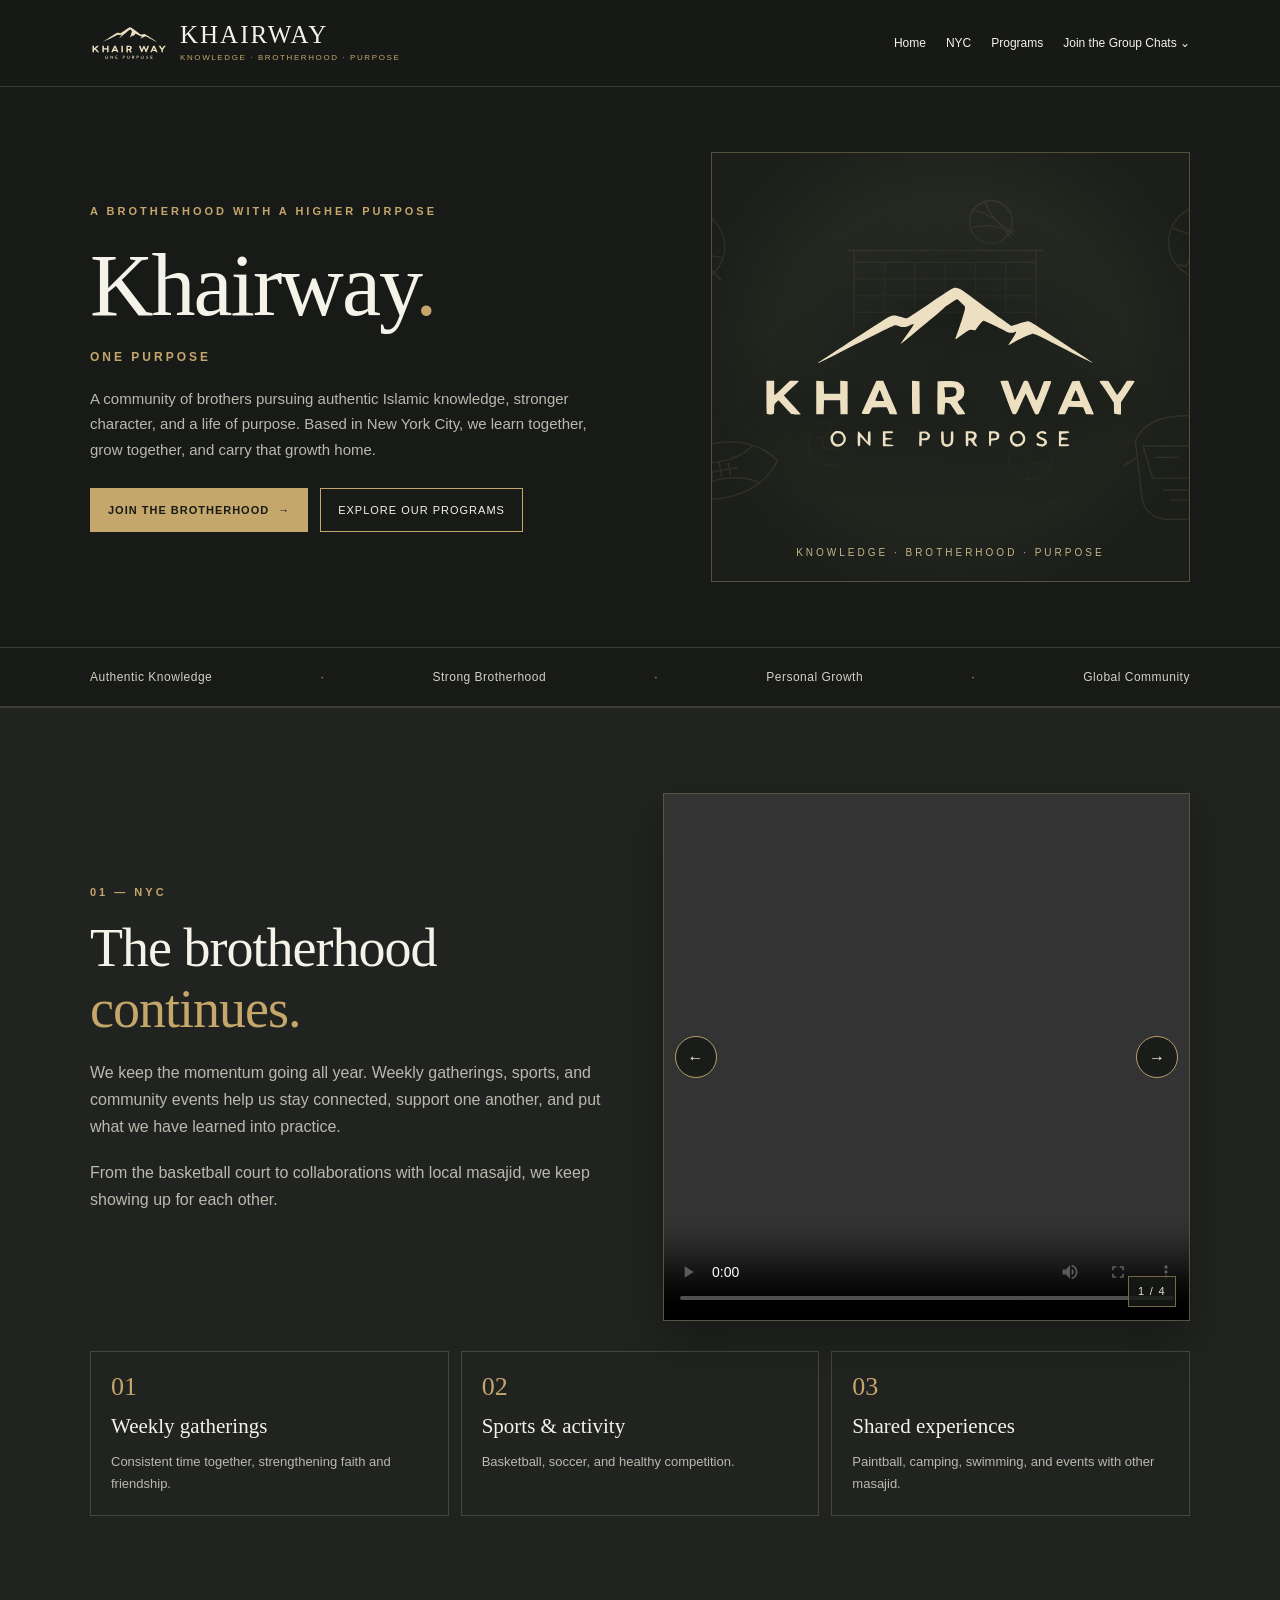
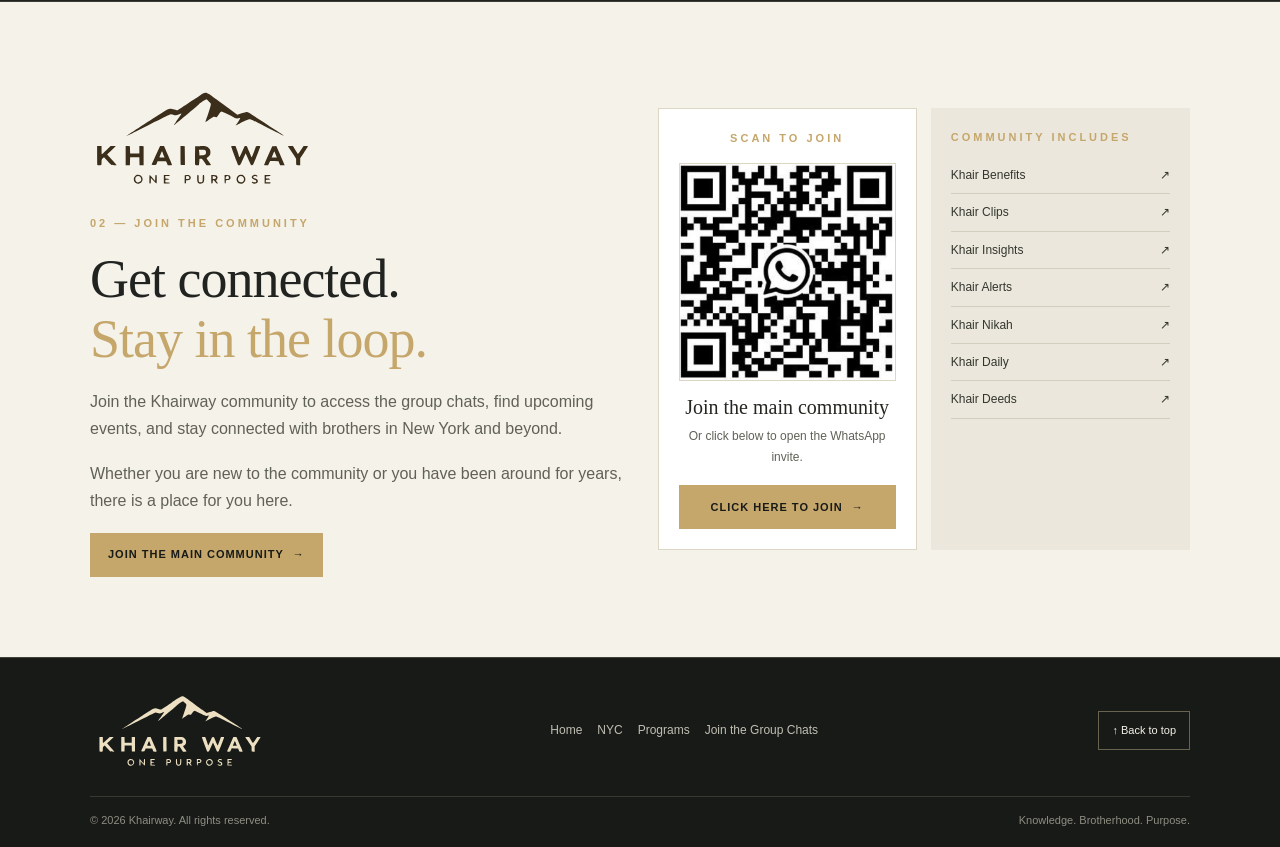
<file: index.html>
<!doctype html>
<html lang="en">
<head>
  <meta charset="utf-8">
  <meta name="viewport" content="width=device-width, initial-scale=1">
  <meta name="description" content="Khairway is a brotherhood in New York City pursuing authentic Islamic knowledge, stronger character, and purposeful growth through community, gatherings, and shared experiences.">
  <meta name="theme-color" content="#171a17">
  <meta property="og:title" content="Khairway — One Purpose">
  <meta property="og:description" content="Knowledge. Brotherhood. Purpose. Explore Khairway's NYC community, gatherings, and programs.">
  <meta property="og:type" content="website">
  <title>Khairway — One Purpose | Knowledge, Brotherhood, Purpose</title>
  <link rel="canonical" href="https://khairway.com/">
  <link rel="stylesheet" href="styles.css">
  <script src="script.js" defer></script>
</head>
<body>
  <a class="skip-link" href="#main">Skip to content</a>
  <header class="site-header">
    <div class="container nav-wrap">
      <a class="brand brand-header" href="#main" aria-label="Khairway home">
        <svg class="brand-logo khairway-light-gold" viewBox="0 0 400 200" aria-hidden="true">
          <use href="images/KhairWay.svg#layer1"></use>
        </svg>
        <span class="brand-copy"><strong>KHAIRWAY</strong><small>KNOWLEDGE · BROTHERHOOD · PURPOSE</small></span>
      </a>
      <button class="menu-toggle" type="button" aria-expanded="false" aria-controls="primary-nav">Menu <span aria-hidden="true">☰</span></button>
      <nav class="primary-nav" id="primary-nav" aria-label="Main navigation">
        <a href="#main">Home</a>
        <a href="#nyc">NYC</a>
        <a href="#programs">Programs</a>
        <details class="nav-dropdown">
          <summary>Join the Group Chats <span aria-hidden="true">⌄</span></summary>
          <div class="dropdown-panel">
            <a href="https://chat.whatsapp.com/Eo68PZ4l4v1HEXco6u2U0p?mode=wwt" target="_blank" rel="noopener noreferrer">Main Community <span>↗</span></a>
            <a href="https://www.whatsapp.com/channel/0029Vb6tWS2KLaHf7UXaNX1f" target="_blank" rel="noopener noreferrer">Khair Benefits <span>↗</span></a>
            <a href="https://chat.whatsapp.com/DuKVOLJy0NlB9dxHpvWHI6?s=sw&amp;p=i&amp;mlu=0" target="_blank" rel="noopener noreferrer">Khair Clips <span>↗</span></a>
            <a href="https://chat.whatsapp.com/DIcynuwBLIp3FBKQtrekQu?s=sw&amp;p=i&amp;mlu=0" target="_blank" rel="noopener noreferrer">Khair Insights <span>↗</span></a>
            <a href="https://chat.whatsapp.com/FpzMnmWVzdDAzeIJ8G1Ipd?s=qt&amp;p=i&amp;mlu=0&amp;ilr=4" target="_blank" rel="noopener noreferrer">Khair Alerts <span>↗</span></a>
            <a href="https://chat.whatsapp.com/GU599AT453l8Gs1sBvKuLP?s=sw&amp;p=i&amp;mlu=0" target="_blank" rel="noopener noreferrer">Khair Nikah <span>↗</span></a>
            <a href="https://chat.whatsapp.com/FGhLXF9lplVC5lfTucQEdU?s=sw&amp;p=i&amp;mlu=0" target="_blank" rel="noopener noreferrer">Khair Daily <span>↗</span></a>
            <a href="https://chat.whatsapp.com/KeFi4kn7iX44ZJ0N7IwIz2?s=sw&amp;p=i&amp;mlu=0" target="_blank" rel="noopener noreferrer">Khair Deeds <span>↗</span></a>
          </div>
        </details>
      </nav>
    </div>
  </header>

  <main id="main">
    <section class="hero container" aria-labelledby="hero-title">
      <div class="hero-copy">
        <p class="eyebrow">A brotherhood with a higher purpose</p>
        <h1 id="hero-title">Khairway<span class="gold">.</span></h1>
        <p class="tagline">ONE PURPOSE</p>
        <p class="hero-description">A community of brothers pursuing authentic Islamic knowledge, stronger character, and a life of purpose. Based in New York City, we learn together, grow together, and carry that growth home.</p>
        <div class="button-row">
          <a class="button button-gold" href="#join-qr">Join the brotherhood <span aria-hidden="true">→</span></a>
          <a class="button button-outline" href="#programs">Explore our programs</a>
        </div>
      </div>
      <div class="hero-art" aria-label="Khairway One Purpose logo">
        <svg class="hero-logo khairway-light-gold" viewBox="0 0 400 200" role="img" aria-label="Khairway — One Purpose">
          <use href="images/KhairWay.svg#layer1"></use>
        </svg>
        <span class="hero-art-caption">KNOWLEDGE · BROTHERHOOD · PURPOSE</span>
      </div>
    </section>

    <div class="pillars" aria-label="Our values">
      <div class="container pillars-inner">
        <span>Authentic Knowledge</span><i aria-hidden="true">·</i>
        <span>Strong Brotherhood</span><i aria-hidden="true">·</i>
        <span>Personal Growth</span><i aria-hidden="true">·</i>
        <span>Global Community</span>
      </div>
    </div>

    <section class="section section-dark" id="nyc" aria-labelledby="nyc-title">
      <span class="section-anchor" id="programs" aria-hidden="true"></span>
      <div class="container">
        <div class="split-layout">
          <div class="section-copy">
            <p class="eyebrow">01 — NYC</p>
            <h2 id="nyc-title">The brotherhood<br><span class="gold">continues.</span></h2>
            <p>We keep the momentum going all year. Weekly gatherings, sports, and community events help us stay connected, support one another, and put what we have learned into practice.</p>
            <p>From the basketball court to collaborations with local masajid, we keep showing up for each other.</p>
          </div>
          <div class="media-column">
            <div class="video-carousel" data-video-carousel aria-label="NYC community clips">
              <div class="video-viewport">
                <div class="video-track" data-video-track>
                  <div class="video-slide"><video controls playsinline preload="metadata"><source src="videos/nyc-01.mp4" type="video/mp4">Your browser does not support video.</video></div>
                  <div class="video-slide"><video controls playsinline preload="metadata"><source src="videos/nyc-02.mp4" type="video/mp4">Your browser does not support video.</video></div>
                  <div class="video-slide"><video controls playsinline preload="metadata"><source src="videos/nyc-03.mp4" type="video/mp4">Your browser does not support video.</video></div>
                  <div class="video-slide"><video controls playsinline preload="metadata"><source src="videos/nyc-04.mp4" type="video/mp4">Your browser does not support video.</video></div>
                </div>
              </div>
              <button class="carousel-button carousel-prev" type="button" data-video-prev aria-label="Previous NYC video">←</button>
              <button class="carousel-button carousel-next" type="button" data-video-next aria-label="Next NYC video">→</button>
              <div class="carousel-status" aria-live="polite"><span data-video-current>1</span> / <span data-video-total>4</span></div>
            </div>
          </div>
        </div>
        <div class="event-grid">
          <article class="event-card"><span class="event-number">01</span><h3>Weekly gatherings</h3><p>Consistent time together, strengthening faith and friendship.</p></article>
          <article class="event-card"><span class="event-number">02</span><h3>Sports &amp; activity</h3><p>Basketball, soccer, and healthy competition.</p></article>
          <article class="event-card"><span class="event-number">03</span><h3>Shared experiences</h3><p>Paintball, camping, swimming, and events with other masajid.</p></article>
        </div>
      </div>
    </section>

    <section class="community-section" id="join" aria-labelledby="join-title">
      <div class="container join-layout">
        <div>
          <svg class="community-logo khairway-dark-gold" viewBox="0 0 400 200" role="img" aria-label="Khairway — One Purpose">
            <use href="images/KhairWay.svg#layer1"></use>
          </svg>
          <p class="eyebrow">02 — Join the community</p>
          <h2 id="join-title">Get connected.<br><span class="gold">Stay in the loop.</span></h2>
          <p>Join the Khairway community to access the group chats, find upcoming events, and stay connected with brothers in New York and beyond.</p>
          <p>Whether you are new to the community or you have been around for years, there is a place for you here.</p>
          <a class="button button-gold" href="https://chat.whatsapp.com/Eo68PZ4l4v1HEXco6u2U0p?mode=wwt" target="_blank" rel="noopener noreferrer">Join the main community <span aria-hidden="true">→</span></a>
        </div>
        <div class="join-side">
          <div class="qr-card" id="join-qr">
            <p class="eyebrow">Scan to join</p>
            <img class="qr-image" src="images/khairway-qr.png" alt="Khairway main community WhatsApp QR code">
            <h3>Join the main community</h3>
            <p>Or click below to open the WhatsApp invite.</p>
            <a class="button button-gold" href="https://chat.whatsapp.com/Eo68PZ4l4v1HEXco6u2U0p?mode=wwt" target="_blank" rel="noopener noreferrer">Click here to join <span aria-hidden="true">→</span></a>
          </div>
          <div class="group-list">
            <p class="eyebrow">Community includes</p>
            <ul>
              <li><a href="https://www.whatsapp.com/channel/0029Vb6tWS2KLaHf7UXaNX1f" target="_blank" rel="noopener noreferrer">Khair Benefits <span>↗</span></a></li>
              <li><a href="https://chat.whatsapp.com/DuKVOLJy0NlB9dxHpvWHI6?s=sw&amp;p=i&amp;mlu=0" target="_blank" rel="noopener noreferrer">Khair Clips <span>↗</span></a></li>
              <li><a href="https://chat.whatsapp.com/DIcynuwBLIp3FBKQtrekQu?s=sw&amp;p=i&amp;mlu=0" target="_blank" rel="noopener noreferrer">Khair Insights <span>↗</span></a></li>
              <li><a href="https://chat.whatsapp.com/FpzMnmWVzdDAzeIJ8G1Ipd?s=qt&amp;p=i&amp;mlu=0&amp;ilr=4" target="_blank" rel="noopener noreferrer">Khair Alerts <span>↗</span></a></li>
              <li><a href="https://chat.whatsapp.com/GU599AT453l8Gs1sBvKuLP?s=sw&amp;p=i&amp;mlu=0" target="_blank" rel="noopener noreferrer">Khair Nikah <span>↗</span></a></li>
              <li><a href="https://chat.whatsapp.com/FGhLXF9lplVC5lfTucQEdU?s=sw&amp;p=i&amp;mlu=0" target="_blank" rel="noopener noreferrer">Khair Daily <span>↗</span></a></li>
              <li><a href="https://chat.whatsapp.com/KeFi4kn7iX44ZJ0N7IwIz2?s=sw&amp;p=i&amp;mlu=0" target="_blank" rel="noopener noreferrer">Khair Deeds <span>↗</span></a></li>
            </ul>
          </div>
        </div>
      </div>
    </section>
  </main>

  <footer class="site-footer">
    <div class="container footer-top">
      <a class="brand brand-footer" href="#main" aria-label="Khairway home">
        <svg class="footer-logo khairway-light-gold" viewBox="0 0 400 200" role="img" aria-label="Khairway — One Purpose">
          <use href="images/KhairWay.svg#layer1"></use>
        </svg>
      </a>
      <nav class="footer-nav" aria-label="Footer navigation">
        <a href="#main">Home</a><a href="#nyc">NYC</a>
        <a href="#programs">Programs</a><a href="#join">Join the Group Chats</a>
      </nav>
      <button class="back-to-top" type="button" data-back-to-top>↑ Back to top</button>
    </div>
    <div class="container footer-bottom"><span>© <span data-year>2026</span> Khairway. All rights reserved.</span><span>Knowledge. Brotherhood. Purpose.</span></div>
  </footer>
</body>
</html>
</file>
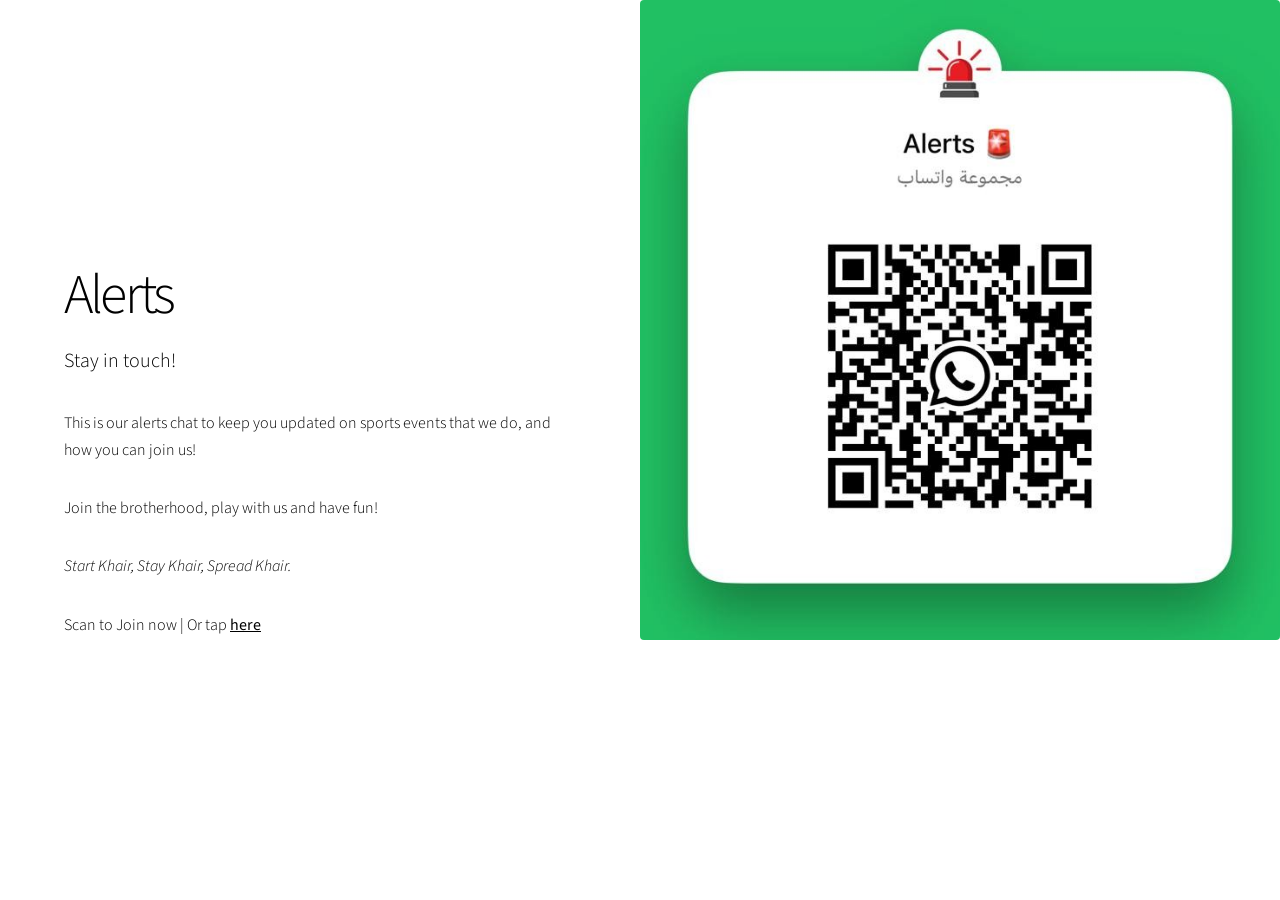
<file: alerts/index.html>
<!DOCTYPE HTML>
<html>

<head>
	<title>Khair Way</title>
	<meta charset="utf-8" />
	<meta name="viewport" content="width=device-width, initial-scale=1, user-scalable=no" />
	<link rel="stylesheet" href="/assets/css/main.css" />
	<link rel="stylesheet" href="/assets/css/custom.css" />
	<noscript>
		<link rel="stylesheet" href="/assets/css/noscript.css" />
	</noscript>
</head>

<body class="is-preload">

	<!-- Wrapper -->
	<div id="wrapper" class="divided">

		<section
			class="banner style1 orient-left content-align-left image-position-right fullscreen onload-image-fade-in onload-content-fade-right">
			<div class="content">
				<h1><a href="https://chat.whatsapp.com/FpzMnmWVzdDAzeIJ8G1Ipd?s=qt&p=i&mlu=0&ilr=4">Alerts</a></h1>
				<p class="major">
                    Stay in touch!
				</p>
				<p>
					This is our alerts chat to keep you updated on sports events that we do, and how you can join us!
				</p>
				<p>
					Join the brotherhood, play with us and have fun!
				</p>
				<p><em>Start Khair, Stay Khair, Spread Khair.</em></p>
				<p>Scan to Join now |
					Or tap <a
						href="https://chat.whatsapp.com/FpzMnmWVzdDAzeIJ8G1Ipd?s=qt&p=i&mlu=0&ilr=4"><strong>here</strong></a>
				</p>
			</div>
			<div class="qr-image">
				<img src="/images/QRcodes-sub-pages/khairAlertsQRcode.jpg"
					alt="Subhan Allah! The QR code failed to load! Use this link brother: https://chat.whatsapp.com/FpzMnmWVzdDAzeIJ8G1Ipd?s=qt&p=i&mlu=0&ilr=4" />
			</div>
		</section>

		<!-- Scripts -->
		<script src="/assets/js/jquery.min.js"></script>
		<script src="/assets/js/jquery.scrollex.min.js"></script>
		<script src="/assets/js/jquery.scrolly.min.js"></script>
		<script src="/assets/js/browser.min.js"></script>
		<script src="/assets/js/breakpoints.min.js"></script>
		<script src="/assets/js/util.js"></script>
		<script src="/assets/js/main.js"></script>
	</div>
</body>

</html>
</file>
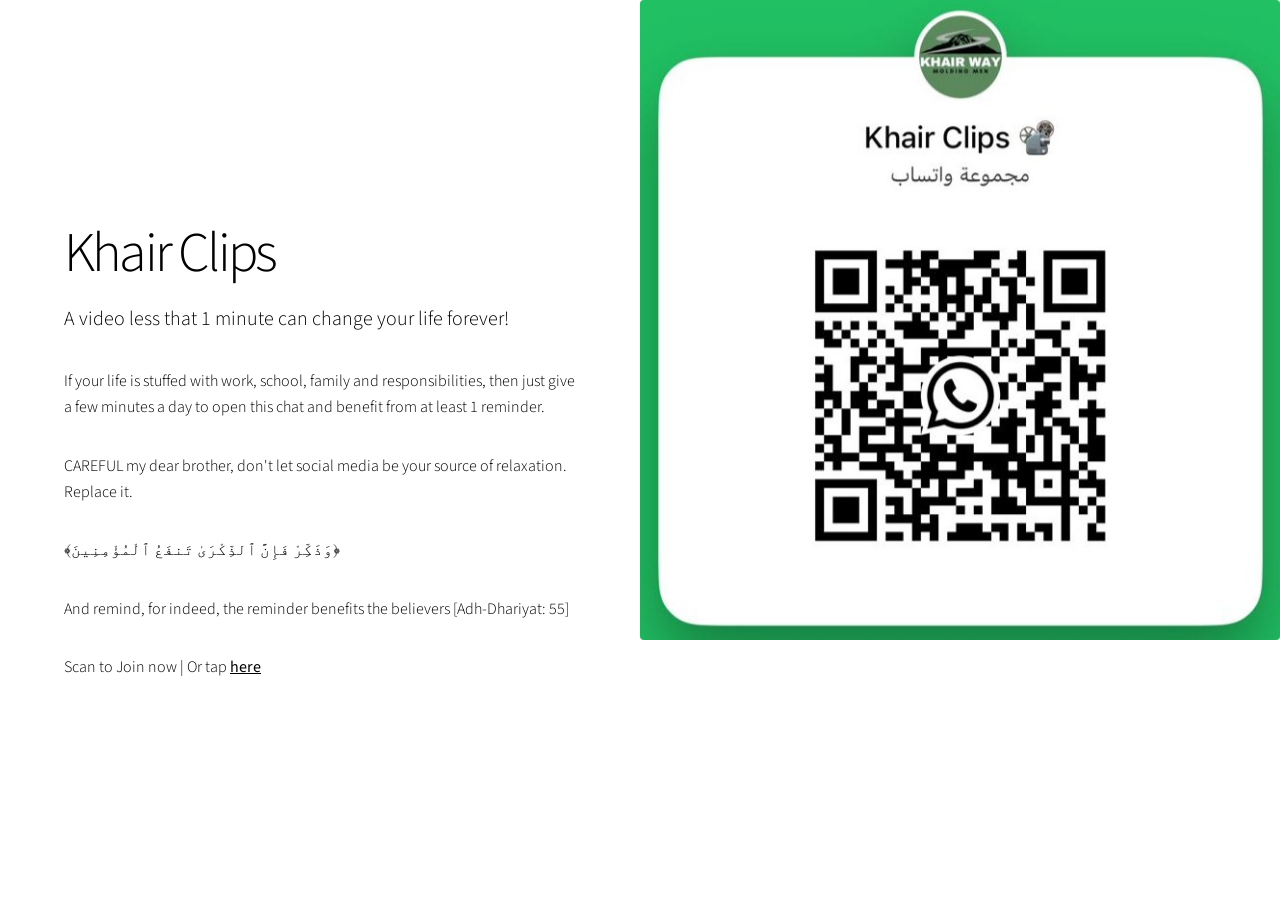
<file: clips/index.html>
<!DOCTYPE HTML>
<html>

<head>
    <title>Khair Way</title>
    <meta charset="utf-8" />
    <meta name="viewport" content="width=device-width, initial-scale=1, user-scalable=no" />
    <link rel="stylesheet" href="/assets/css/main.css" />
    <link rel="stylesheet" href="/assets/css/custom.css" />
    <noscript>
        <link rel="stylesheet" href="/assets/css/noscript.css" />
    </noscript>
</head>

<body class="is-preload">

    <!-- Wrapper -->
    <div id="wrapper" class="divided">

        <section
            class="banner style1 orient-left content-align-left image-position-right fullscreen onload-image-fade-in onload-content-fade-right">
            <div class="content">
                <h1><a href="https://chat.whatsapp.com/DuKVOLJy0NlB9dxHpvWHI6?s=sw&p=i&mlu=0">Khair Clips</a></h1>
                <p class="major">
                    A video less that 1 minute can change your life forever!
                </p>
                <p>
                    If your life is stuffed with work, school, family and responsibilities,
                    then just give a few minutes a day to open this chat and benefit from at
                    least 1 reminder.
                </p>
                <p>
                    CAREFUL my dear brother, don't let social media be your
                    source of relaxation. Replace it.
                </p>
                <p>﴾وَذَكِّرْ فَإِنَّ ٱلذِّكْرَىٰ تَنفَعُ ٱلْمُؤْمِنِينَ﴿</p>
                <p>And remind, for indeed, the reminder benefits the believers [Adh-Dhariyat: 55]</p>
                <p>Scan to Join now |
                    Or tap <a href="https://chat.whatsapp.com/DuKVOLJy0NlB9dxHpvWHI6?s=sw&p=i&mlu=0"><strong>here</strong></a>
                </p>
            </div>
            <div class="qr-image">
                <img src="/images/QRcodes-sub-pages/khairClipsQRcode.jpeg"
                    alt="Subhan Allah! The QR code failed to load! Use this link brother: https://chat.whatsapp.com/DuKVOLJy0NlB9dxHpvWHI6?s=sw&p=i&mlu=0" />
            </div>
        </section>

        <!-- Scripts -->
        <script src="/assets/js/jquery.min.js"></script>
        <script src="/assets/js/jquery.scrollex.min.js"></script>
        <script src="/assets/js/jquery.scrolly.min.js"></script>
        <script src="/assets/js/browser.min.js"></script>
        <script src="/assets/js/breakpoints.min.js"></script>
        <script src="/assets/js/util.js"></script>
        <script src="/assets/js/main.js"></script>
    </div>
</body>

</html>
</file>
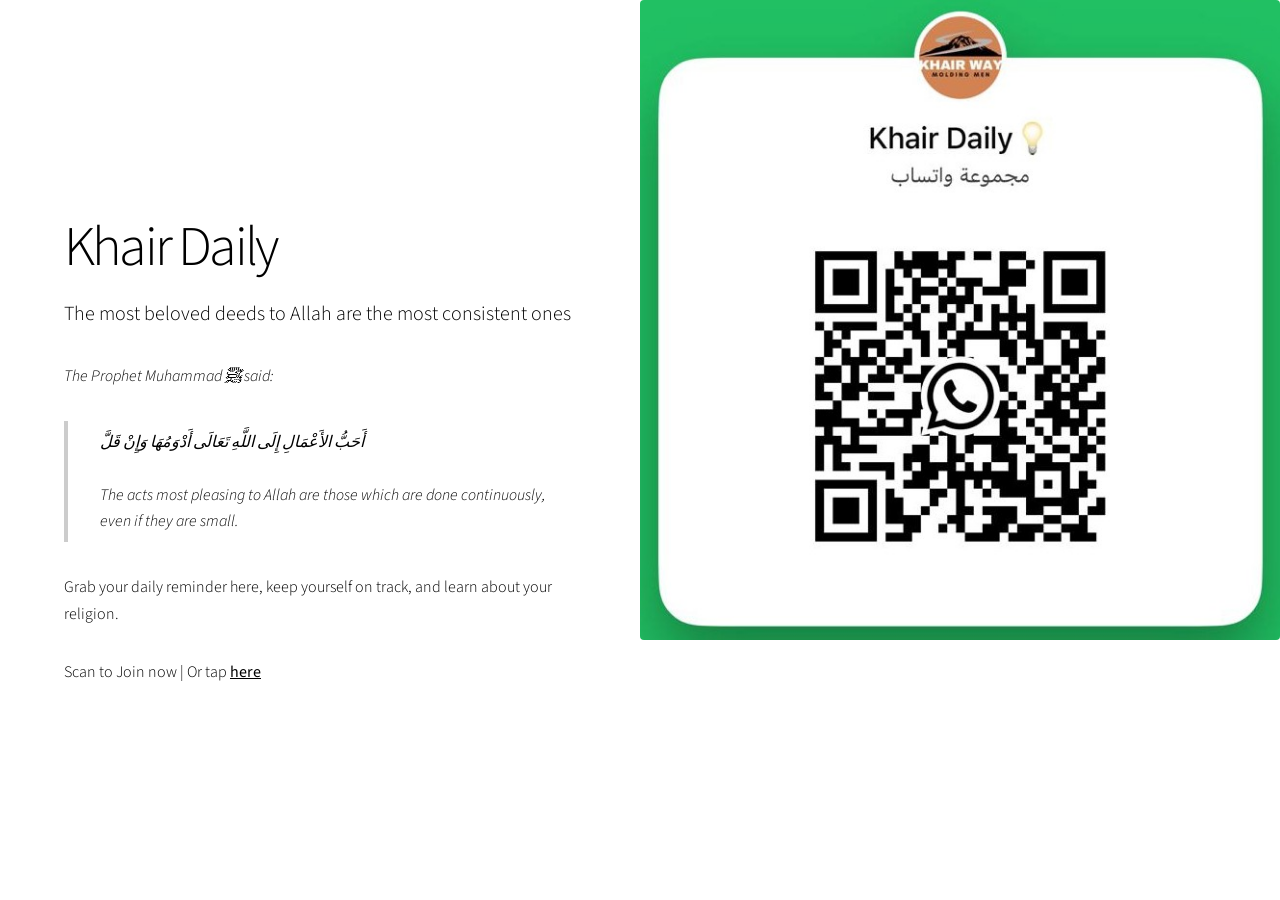
<file: daily/index.html>
<!DOCTYPE HTML>
<html>

<head>
	<title>Khair Way</title>
	<meta charset="utf-8" />
	<meta name="viewport" content="width=device-width, initial-scale=1, user-scalable=no" />
	<link rel="stylesheet" href="/assets/css/main.css" />
	<link rel="stylesheet" href="/assets/css/custom.css" />
	<noscript>
		<link rel="stylesheet" href="/assets/css/noscript.css" />
	</noscript>
</head>

<body class="is-preload">

	<!-- Wrapper -->
	<div id="wrapper" class="divided">

		<section
			class="banner style1 orient-left content-align-left image-position-right fullscreen onload-image-fade-in onload-content-fade-right"
			id="KW-join">
			<div class="content">
				<h1><a href="https://chat.whatsapp.com/FGhLXF9lplVC5lfTucQEdU?s=sw&p=i&mlu=0">Khair Daily</a></h1>
				<p class="major">
					The most beloved deeds to Allah are the most consistent ones
				</p>
				<p>
					<em>The Prophet Muhammad ﷺ said:</em>
				<blockquote>
					أَحَبُّ الأَعْمَالِ إِلَى اللَّهِ تَعَالَى أَدْوَمُهَا وَإِنْ قَلَّ <br> <br>
					The acts most pleasing to Allah are those which are done continuously, even if they are small.
				</blockquote>
				</p>
				<p>Grab your daily reminder here, keep yourself on track, and learn about your religion.</p>
				<p>
					Scan to Join now |
					Or tap <a href="https://chat.whatsapp.com/FGhLXF9lplVC5lfTucQEdU?s=sw&p=i&mlu=0"><strong>here</strong></a>
				</p>
			</div>

			<div class="qr-image">
				<img src="/images/QRcodes-sub-pages/khairDailyQRcode.jpeg"
					alt="Subhan Allah! The QR code failed to load! Use this link brother: https://chat.whatsapp.com/FGhLXF9lplVC5lfTucQEdU?s=sw&p=i&mlu=0" />
			</div>
		</section>

		<!-- Scripts -->
		<script src="/assets/js/jquery.min.js"></script>
		<script src="/assets/js/jquery.scrollex.min.js"></script>
		<script src="/assets/js/jquery.scrolly.min.js"></script>
		<script src="/assets/js/browser.min.js"></script>
		<script src="/assets/js/breakpoints.min.js"></script>
		<script src="/assets/js/util.js"></script>
		<script src="/assets/js/main.js"></script>
	</div>
</body>

</html>
</file>
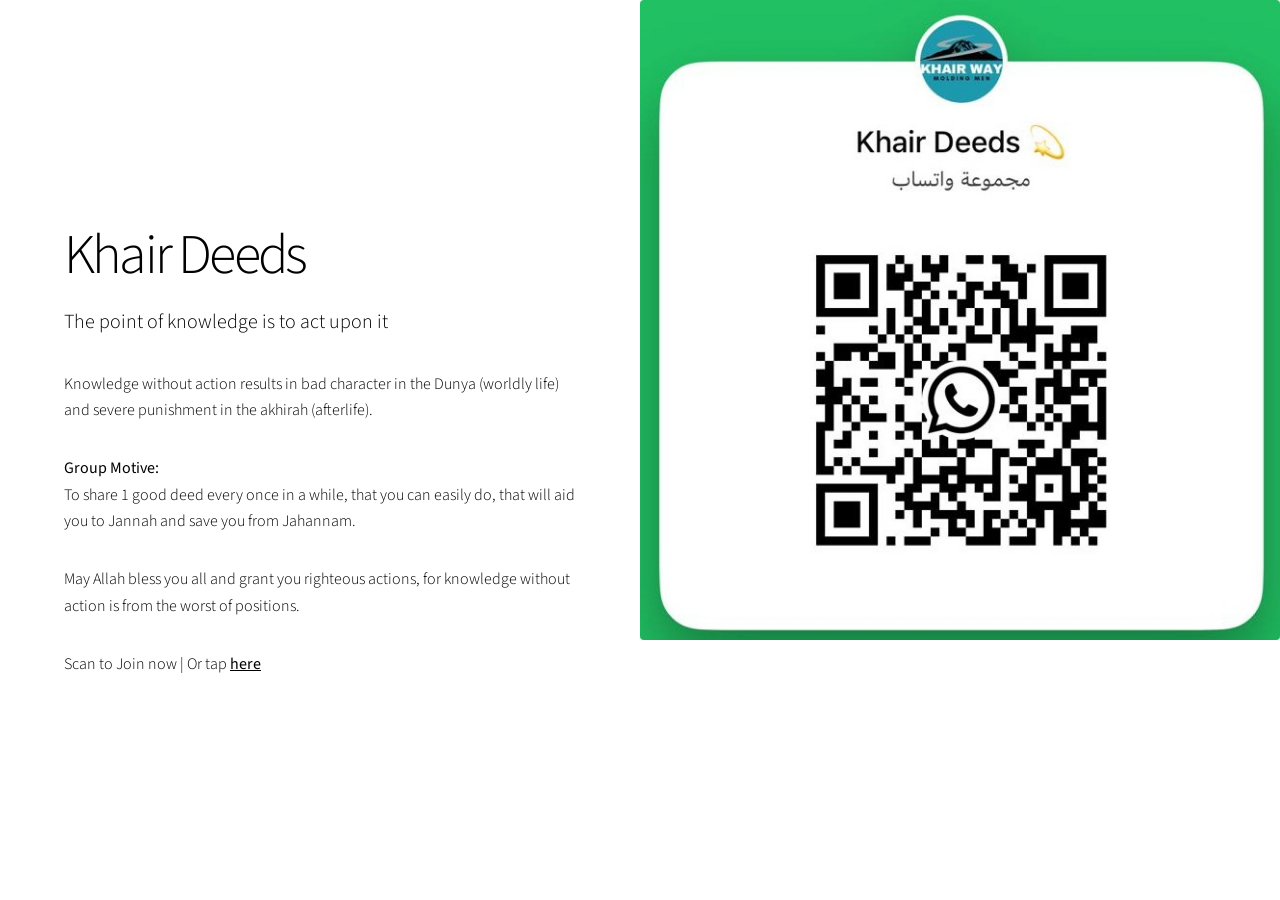
<file: deeds/index.html>
<!DOCTYPE HTML>
<html>

<head>
	<title>Khair Way</title>
	<meta charset="utf-8" />
	<meta name="viewport" content="width=device-width, initial-scale=1, user-scalable=no" />
	<link rel="stylesheet" href="/assets/css/main.css" />
	<link rel="stylesheet" href="/assets/css/custom.css" />
	<noscript>
		<link rel="stylesheet" href="/assets/css/noscript.css" />
	</noscript>
</head>

<body class="is-preload">

	<!-- Wrapper -->
	<div id="wrapper" class="divided">

		<section
			class="banner style1 orient-left content-align-left image-position-right fullscreen onload-image-fade-in onload-content-fade-right">
			<div class="content">
				<h1><a href="https://chat.whatsapp.com/KeFi4kn7iX44ZJ0N7IwIz2?s=sw&p=i&mlu=0">Khair Deeds</a></h1>
				<p class="major">
					The point of knowledge is to act upon it
				</p>
				<p>
					Knowledge without action results in bad character in the Dunya
					(worldly life) and severe punishment in the
					akhirah (afterlife).
				</p>
				<p>
					<strong>Group Motive:</strong><br>
					To share 1 good deed every once in a while, that you can
					easily do, that will aid you to Jannah and save you from Jahannam.
				</p>
				<p>
					May Allah bless you all and grant you righteous actions,
					for knowledge without action is from the worst of positions.
				</p>

				<p>Scan to Join now |
					Or tap <a
						href="https://chat.whatsapp.com/KeFi4kn7iX44ZJ0N7IwIz2?s=sw&p=i&mlu=0"><strong>here</strong></a>
				</p>
			</div>
			<div class="qr-image">
				<img src="/images/QRcodes-sub-pages/khairDeedsQRcode.jpeg"
					alt="Subhan Allah! The QR code failed to load! Use this link brother: https://chat.whatsapp.com/KeFi4kn7iX44ZJ0N7IwIz2?s=sw&p=i&mlu=0" />
			</div>
		</section>

		<!-- Scripts -->
		<script src="/assets/js/jquery.min.js"></script>
		<script src="/assets/js/jquery.scrollex.min.js"></script>
		<script src="/assets/js/jquery.scrolly.min.js"></script>
		<script src="/assets/js/browser.min.js"></script>
		<script src="/assets/js/breakpoints.min.js"></script>
		<script src="/assets/js/util.js"></script>
		<script src="/assets/js/main.js"></script>
	</div>
</body>

</html>
</file>
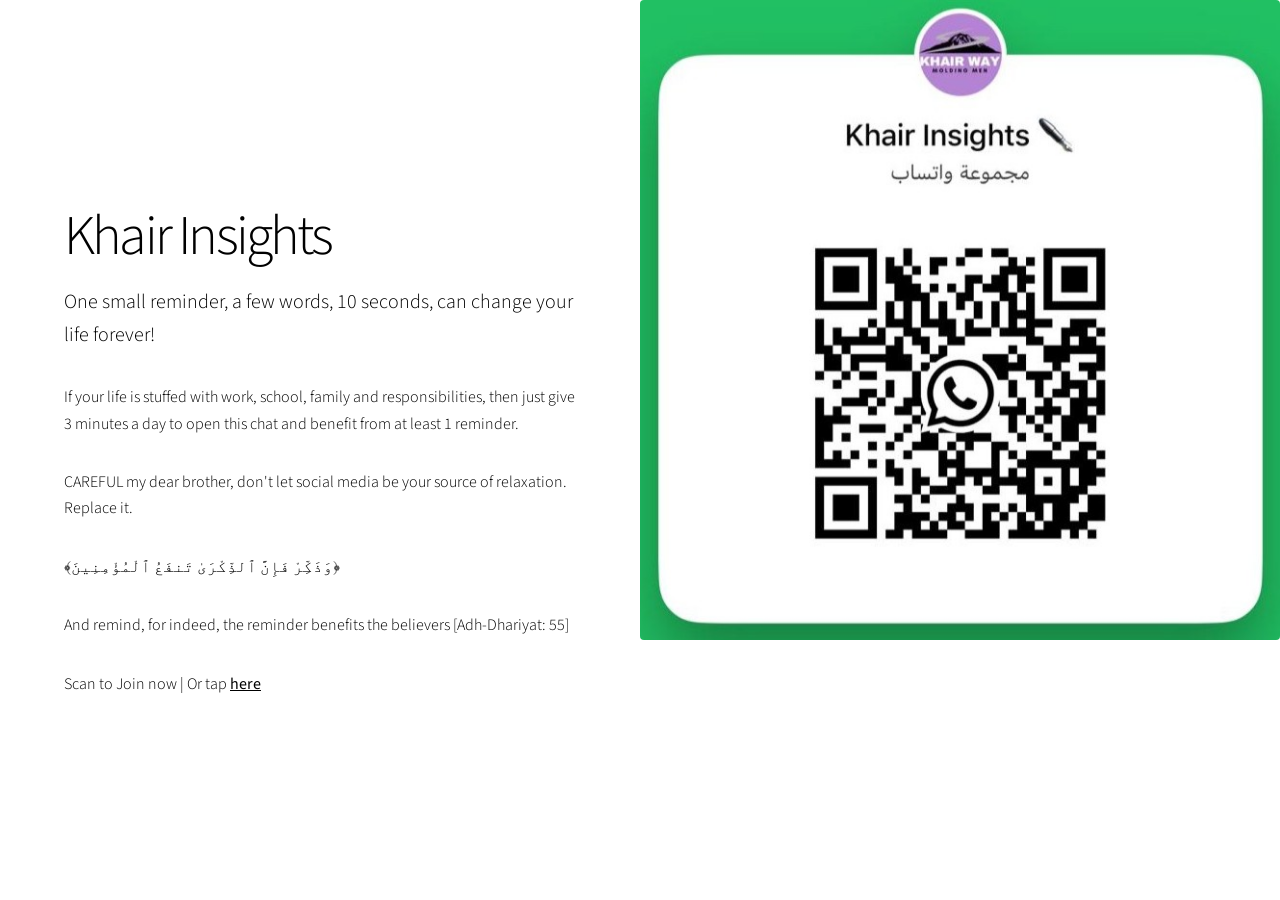
<file: insights/index.html>
<!DOCTYPE HTML>
<html>

<head>
	<title>Khair Way</title>
	<meta charset="utf-8" />
	<meta name="viewport" content="width=device-width, initial-scale=1, user-scalable=no" />
	<link rel="stylesheet" href="/assets/css/main.css" />
	<link rel="stylesheet" href="/assets/css/custom.css" />
	<noscript>
		<link rel="stylesheet" href="/assets/css/noscript.css" />
	</noscript>
</head>

<body class="is-preload">

	<!-- Wrapper -->
	<div id="wrapper" class="divided">

		<section
			class="banner style1 orient-left content-align-left image-position-right fullscreen onload-image-fade-in onload-content-fade-right">
			<div class="content">
				<h1><a href="https://chat.whatsapp.com/DIcynuwBLIp3FBKQtrekQu?s=sw&p=i&mlu=0">Khair Insights</a></h1>
				<p class="major">
					One small reminder, a few words, 10 seconds,
					can change your life forever!
				</p>
				<p>
					If your life is stuffed with work, school, family and responsibilities,
					then just give 3 minutes a day to open this chat and benefit from at
					least 1 reminder.
				</p>
				<p>
					CAREFUL my dear brother, don't let social media be your
					source of relaxation. Replace it.
				</p>
				<p>﴾وَذَكِّرْ فَإِنَّ ٱلذِّكْرَىٰ تَنفَعُ ٱلْمُؤْمِنِينَ﴿</p>
				<p>And remind, for indeed, the reminder benefits the believers [Adh-Dhariyat: 55]</p>
				<p>Scan to Join now |
					Or tap <a
						href="https://chat.whatsapp.com/DIcynuwBLIp3FBKQtrekQu?s=sw&p=i&mlu=0"><strong>here</strong></a>
				</p>
			</div>
			<div class="qr-image">
				<img src="/images/QRcodes-sub-pages/khairInsightsQRcode.jpeg"
					alt="Subhan Allah! The QR code failed to load! Use this link brother: https://chat.whatsapp.com/DIcynuwBLIp3FBKQtrekQu?s=sw&p=i&mlu=0" />
			</div>
		</section>

		<!-- Scripts -->
		<script src="/assets/js/jquery.min.js"></script>
		<script src="/assets/js/jquery.scrollex.min.js"></script>
		<script src="/assets/js/jquery.scrolly.min.js"></script>
		<script src="/assets/js/browser.min.js"></script>
		<script src="/assets/js/breakpoints.min.js"></script>
		<script src="/assets/js/util.js"></script>
		<script src="/assets/js/main.js"></script>
	</div>
</body>

</html>
</file>
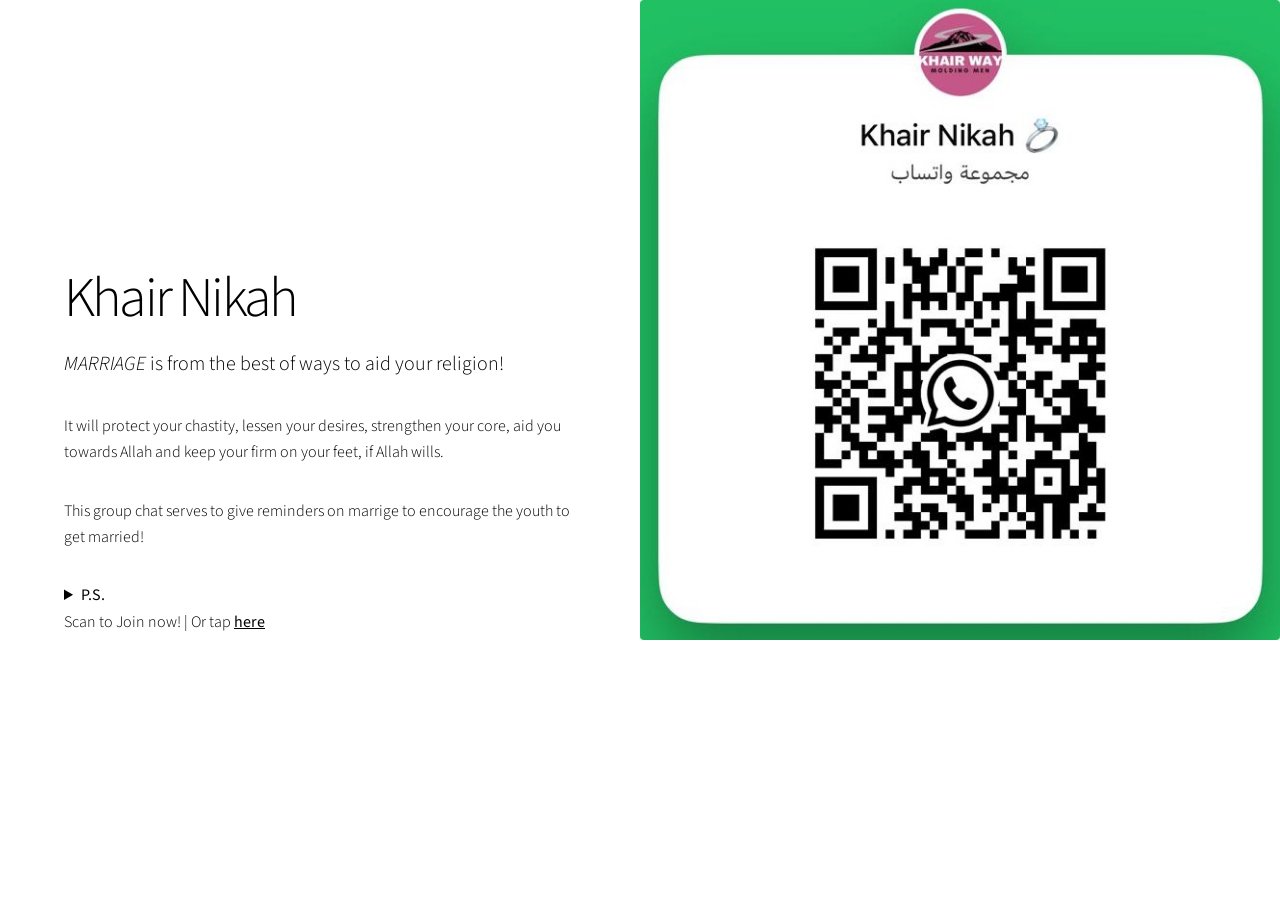
<file: nikah/index.html>
<!DOCTYPE HTML>
<html>

<head>
	<title>Khair Way</title>
	<meta charset="utf-8" />
	<meta name="viewport" content="width=device-width, initial-scale=1, user-scalable=no" />
	<link rel="stylesheet" href="/assets/css/main.css" />
	<link rel="stylesheet" href="/assets/css/custom.css" />
	<noscript>
		<link rel="stylesheet" href="/assets/css/noscript.css" />
	</noscript>
</head>

<body class="is-preload">
	<!-- right img -->
	<div id="wrapper" class="divided">

		<section
			class="banner style1 orient-left content-align-left image-position-right fullscreen onload-image-fade-in onload-content-fade-right"
			id="KW-join">
			<div class="content">
				<h1><a href="https://chat.whatsapp.com/GU599AT453l8Gs1sBvKuLP?s=sw&p=i&mlu=0">Khair Nikah</a></h1>
				<p class="major">
					<em>MARRIAGE</em> is from the best of ways to aid your religion!
				</p>
				<p>
					It will protect your chastity, lessen your desires, strengthen your core,
					aid you towards Allah and keep your firm on your feet, if Allah wills.
				</p>
				<p>
					This group chat serves to give reminders on marrige to encourage the youth
					to get married!
				</p>
				<details class="ps-definition">
					<summary><strong>P.S.</strong></summary>
					<div class="dropdown-content">
						<p><strong>Our religion is the religion of Allah, </strong> so don't belittle the power of your creator,
							Subhanah.</p>
						<p>
							A rightoues wife with a low mahr is possible. Don't let nonsense talks get into your head.
						<ul>
							<li>make duaa, begging</li>
							<li>learn and practice your religion</li>
							<li>make halal money</li>
							<li>rely on Allah</li>
							<em>4 steps, if you do them rightfully Allah Subhaanahu wa Taala
								will facilitate marrige for you in sha Allah.</em>
						</ul>
						</p>
					</div>
				</details>
				<p>Scan to Join now! | Or tap <a
						href="https://chat.whatsapp.com/GU599AT453l8Gs1sBvKuLP?s=sw&p=i&mlu=0"><strong>here</strong></a></p>
			</div>
			
			<div class="qr-image">
				<img src="/images/QRcodes-sub-pages/khairNikahQRcode.jpeg" alt="SubhanAllah! The QR code did not load, join here: https://chat.whatsapp.com/GU599AT453l8Gs1sBvKuLP?s=sw&p=i&mlu=0"/>
			</div>
		</section>

		<!-- Scripts -->
		<script src="/assets/js/jquery.min.js"></script>
		<script src="/assets/js/jquery.scrollex.min.js"></script>
		<script src="/assets/js/jquery.scrolly.min.js"></script>
		<script src="/assets/js/browser.min.js"></script>
		<script src="/assets/js/breakpoints.min.js"></script>
		<script src="/assets/js/util.js"></script>
		<script src="/assets/js/main.js"></script>

</body>

</html>
</file>
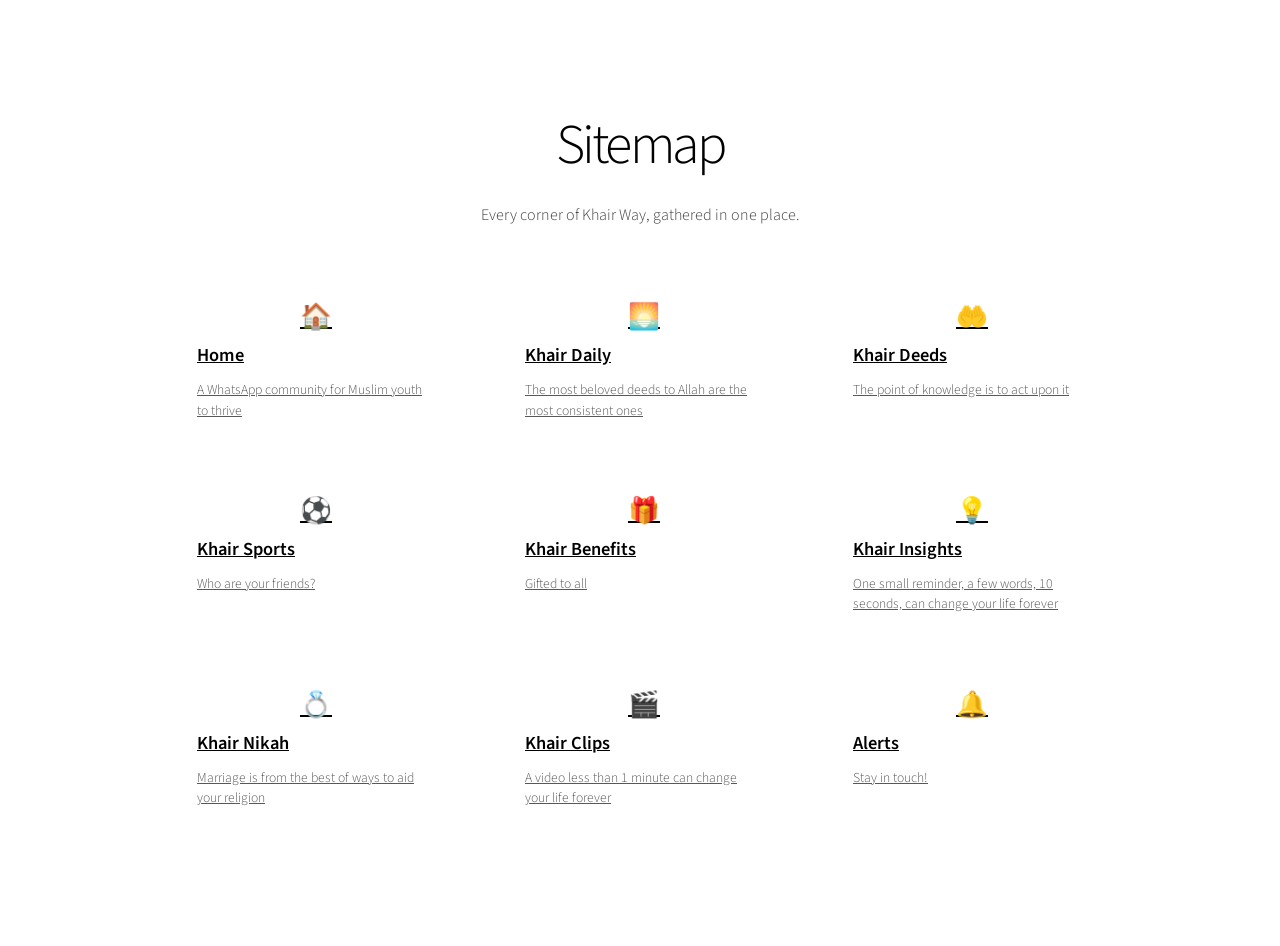
<file: sitemap/index.html>
<!DOCTYPE HTML>
<!--
	Story by HTML5 UP
	html5up.net | @ajlkn
	Free for personal and commercial use under the CCA 3.0 license (html5up.net/license)
-->
<html>

<head>
	<title>Khair Way — Sitemap</title>
	<meta charset="utf-8" />
	<meta name="viewport" content="width=device-width, initial-scale=1, user-scalable=no" />
	<link rel="stylesheet" href="/assets/css/main.css" />
	<noscript>
		<link rel="stylesheet" href="/assets/css/noscript.css" />
	</noscript>
	<style>
		.sitemap-wrapper {
			max-width: 64em;
			margin: 0 auto;
			padding: 7em 2em;
			text-align: center;
		}

		.sitemap-wrapper h1 {
			margin-bottom: 0.4em;
		}

		.sitemap-wrapper>p {
			max-width: 32em;
			margin: 0 auto 3em;
			opacity: 0.75;
		}

		.sitemap-list {
			list-style: none;
			margin: 0;
			padding: 0;
			display: grid;
			grid-template-columns: repeat(3, 1fr);
			gap: 1.5em;
			text-align: left;
		}

		.sitemap-list li a {
			position: relative;
			display: flex;
			flex-direction: column;
			gap: 0.6em;
			height: 100%;
			padding: 1.75em 1.75em 1.5em;
			border-radius: 0.75em;
			background: rgba(255, 255, 255, 0.04);
			border: solid 1px rgba(255, 255, 255, 0.1);
			transition: transform 0.25s ease, background-color 0.25s ease, border-color 0.25s ease;
		}

		.sitemap-list li a:hover {
			transform: translateY(-4px);
			background: rgba(255, 255, 255, 0.08);
			border-color: rgba(255, 255, 255, 0.25);
		}

		.sitemap-list li a .icon {
			font-size: 1.6em;
			line-height: 1;
		}

		.sitemap-list li a .name {
			font-weight: 600;
			font-size: 1.15em;
		}

		.sitemap-list li a .tagline {
			font-size: 0.85em;
			opacity: 0.65;
			line-height: 1.5;
			margin: 0;
		}

		@media screen and (max-width: 980px) {
			.sitemap-list {
				grid-template-columns: repeat(2, 1fr);
			}
		}

		@media screen and (max-width: 600px) {
			.sitemap-list {
				grid-template-columns: 1fr;
			}
		}
	</style>
</head>

<body class="is-preload">

	<!-- Wrapper -->
	<div id="wrapper" class="divided">

		<section class="sitemap-wrapper">
			<h1>Sitemap</h1>
			<p>Every corner of Khair Way, gathered in one place.</p>

			<ul class="sitemap-list">
				<li>
					<a href="/index.html">
						<span class="icon">🏠</span>
						<span class="name">Home</span>
						<p class="tagline">A WhatsApp community for Muslim youth to thrive</p>
					</a>
				</li>
				<li>
					<a href="/daily/index.html">
						<span class="icon">🌅</span>
						<span class="name">Khair Daily</span>
						<p class="tagline">The most beloved deeds to Allah are the most consistent ones</p>
					</a>
				</li>
				<li>
					<a href="/deeds/index.html">
						<span class="icon">🤲</span>
						<span class="name">Khair Deeds</span>
						<p class="tagline">The point of knowledge is to act upon it</p>
					</a>
				</li>
				<li>
					<a href="/sports/index.html">
						<span class="icon">⚽</span>
						<span class="name">Khair Sports</span>
						<p class="tagline">Who are your friends?</p>
					</a>
				</li>
				<li>
					<a href="/khairbenefits/index.html">
						<span class="icon">🎁</span>
						<span class="name">Khair Benefits</span>
						<p class="tagline">Gifted to all</p>
					</a>
				</li>
				<li>
					<a href="/insights/index.html">
						<span class="icon">💡</span>
						<span class="name">Khair Insights</span>
						<p class="tagline">One small reminder, a few words, 10 seconds, can change your life forever</p>
					</a>
				</li>
				<li>
					<a href="/nikah/index.html">
						<span class="icon">💍</span>
						<span class="name">Khair Nikah</span>
						<p class="tagline">Marriage is from the best of ways to aid your religion</p>
					</a>
				</li>
				<li>
					<a href="/clips/index.html">
						<span class="icon">🎬</span>
						<span class="name">Khair Clips</span>
						<p class="tagline">A video less than 1 minute can change your life forever</p>
					</a>
				</li>
				<li>
					<a href="/alerts/index.html">
						<span class="icon">🔔</span>
						<span class="name">Alerts</span>
						<p class="tagline">Stay in touch!</p>
					</a>
				</li>
			</ul>
		</section>

		<!-- Scripts -->
		<script src="/assets/js/jquery.min.js"></script>
		<script src="/assets/js/jquery.scrollex.min.js"></script>
		<script src="/assets/js/jquery.scrolly.min.js"></script>
		<script src="/assets/js/browser.min.js"></script>
		<script src="/assets/js/breakpoints.min.js"></script>
		<script src="/assets/js/util.js"></script>
		<script src="/assets/js/main.js"></script>
	</div>
</body>

</html>
</file>
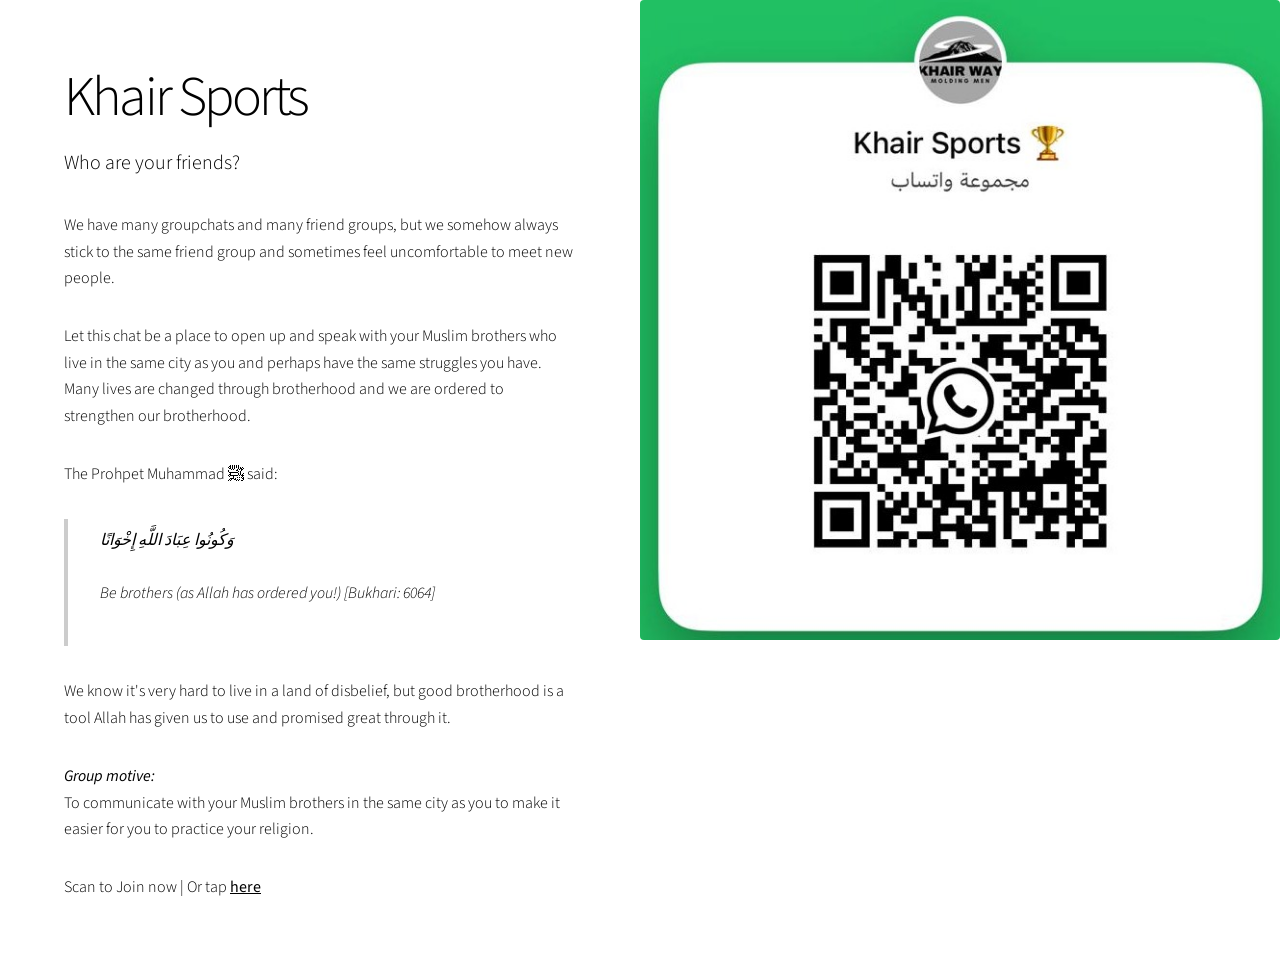
<file: sports/index.html>
<!DOCTYPE HTML>
<html>

<head>
    <title>Khair Way</title>
    <meta charset="utf-8" />
    <meta name="viewport" content="width=device-width, initial-scale=1, user-scalable=no" />
    <link rel="stylesheet" href="/assets/css/main.css" />
    <link rel="stylesheet" href="/assets/css/custom.css" />
    <noscript>
        <link rel="stylesheet" href="/assets/css/noscript.css" />
    </noscript>
</head>

<body class="is-preload">

    <!-- Wrapper -->
    <div id="wrapper" class="divided">

        <section
            class="banner style1 orient-left content-align-left image-position-right fullscreen onload-image-fade-in onload-content-fade-right">
            <div class="content">
                <h1><a href="https://chat.whatsapp.com/DVwKQcOULVfBWPYaE9xbo8?s=sw&p=i&mlu=0">Khair Sports</a></h1>
                <p class="major">Who are your friends?</p>
                <p>
                    We have many groupchats and many friend groups, but
                    we somehow always stick to the same friend group and
                    sometimes feel uncomfortable to meet new people.
                </p>
                <p>
                    Let this chat be a place to open up and speak with your Muslim
                    brothers who live in the same city as you and perhaps have the same
                    struggles you have. Many lives are changed through brotherhood and we
                    are ordered to strengthen our brotherhood.
                </p>
                <p>The Prohpet Muhammad ﷺ said:</p>
                <blockquote>
                    <p>
                        وَكُونُوا عِبَادَ اللَّهِ إِخْوَانًا <br><br>
                        Be brothers (as Allah has ordered you!) [Bukhari: 6064]
                    </p>
                </blockquote>
                <p>
                    We know it's very hard to live in a land of disbelief, but good
                    brotherhood is a tool Allah has given us to use and promised great through it.
                </p>
                <p>
                    <strong><em>Group motive:</em></strong><br>
                    To communicate with your Muslim brothers in the
                    same city as you to make it easier for you to practice your religion.
                </p>
                <p>Scan to Join now |
                    Or tap <a
                        href="https://chat.whatsapp.com/DVwKQcOULVfBWPYaE9xbo8?s=sw&p=i&mlu=0"><strong>here</strong></a>
                </p>
            </div>
            <div class="qr-image">
                <img src="/images/QRcodes-sub-pages/khairSportsQRcode.jpeg"
                    alt="Subhan Allah! The QR code failed to load! Use this link brother: https://chat.whatsapp.com/DVwKQcOULVfBWPYaE9xbo8?s=sw&p=i&mlu=0" />
            </div>
        </section>

        <!-- Scripts -->
        <script src="/assets/js/jquery.min.js"></script>
        <script src="/assets/js/jquery.scrollex.min.js"></script>
        <script src="/assets/js/jquery.scrolly.min.js"></script>
        <script src="/assets/js/browser.min.js"></script>
        <script src="/assets/js/breakpoints.min.js"></script>
        <script src="/assets/js/util.js"></script>
        <script src="/assets/js/main.js"></script>
    </div>
</body>

</html>
</file>
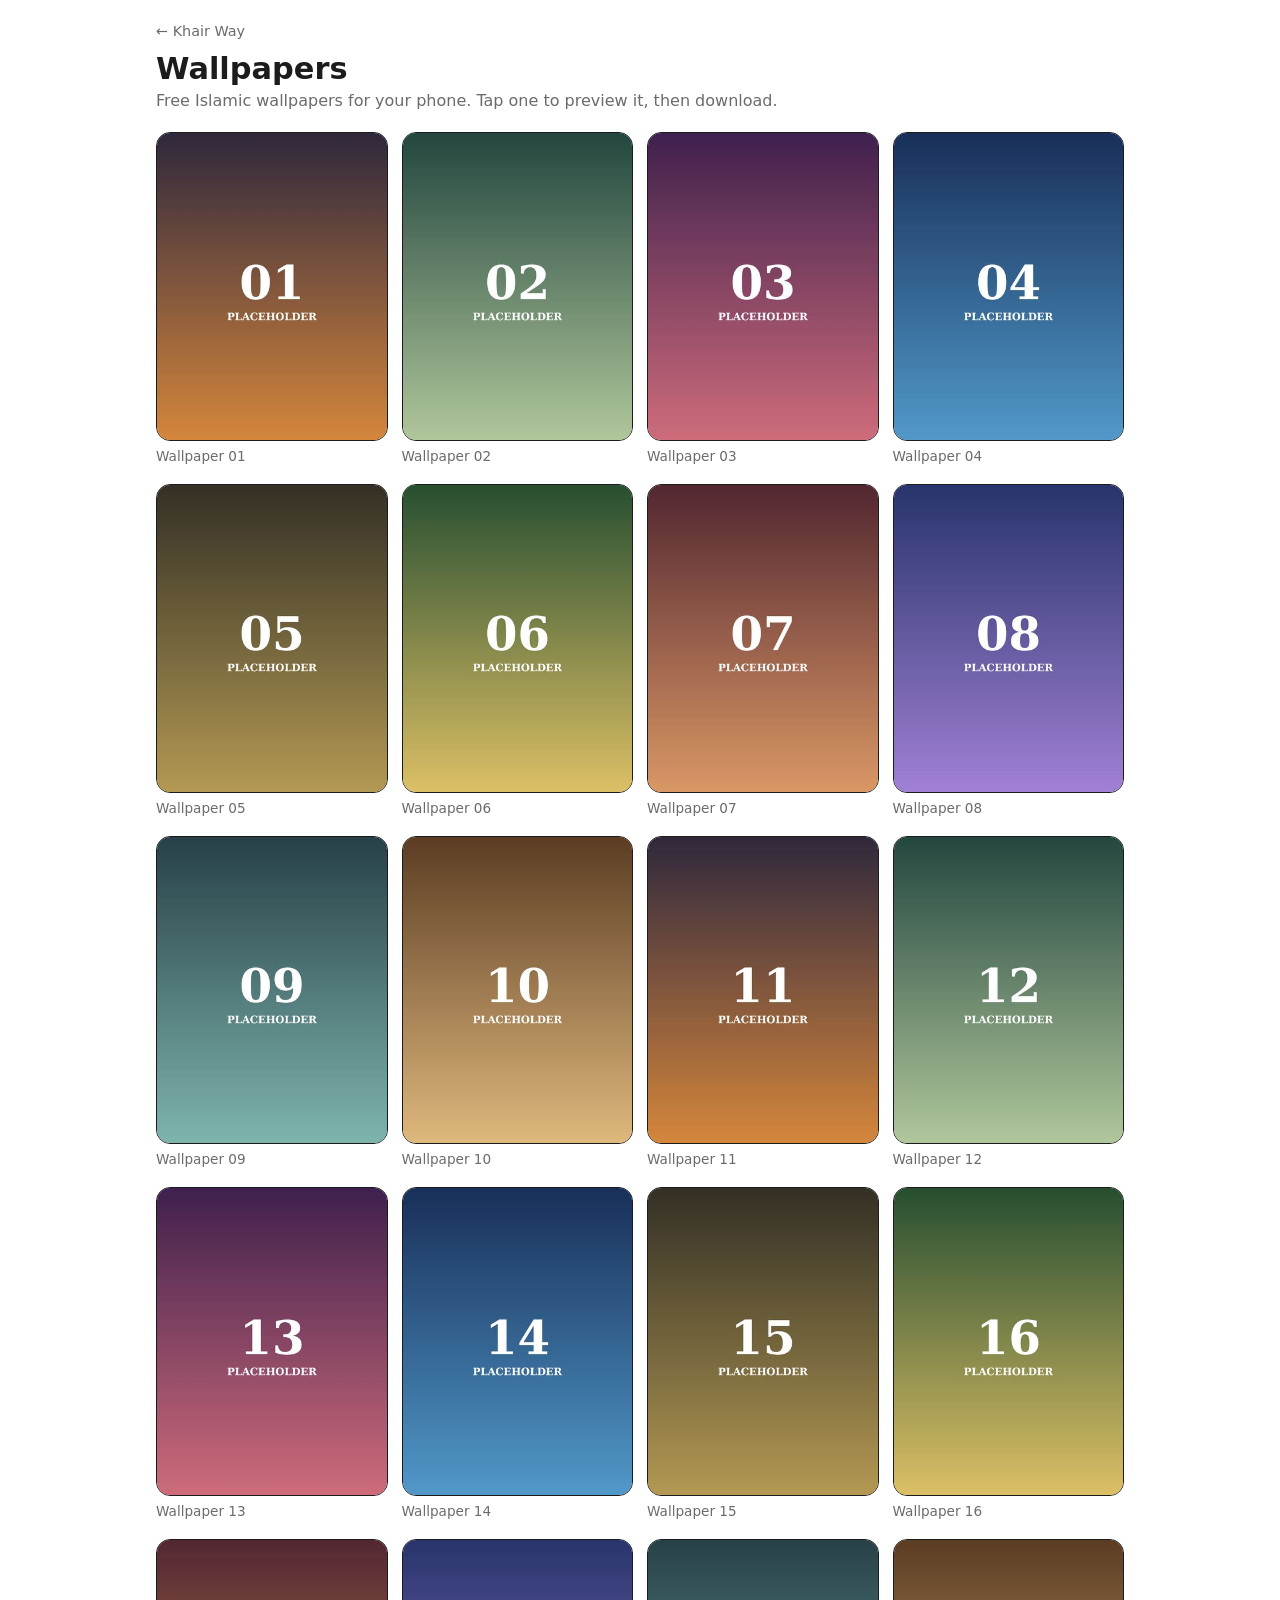
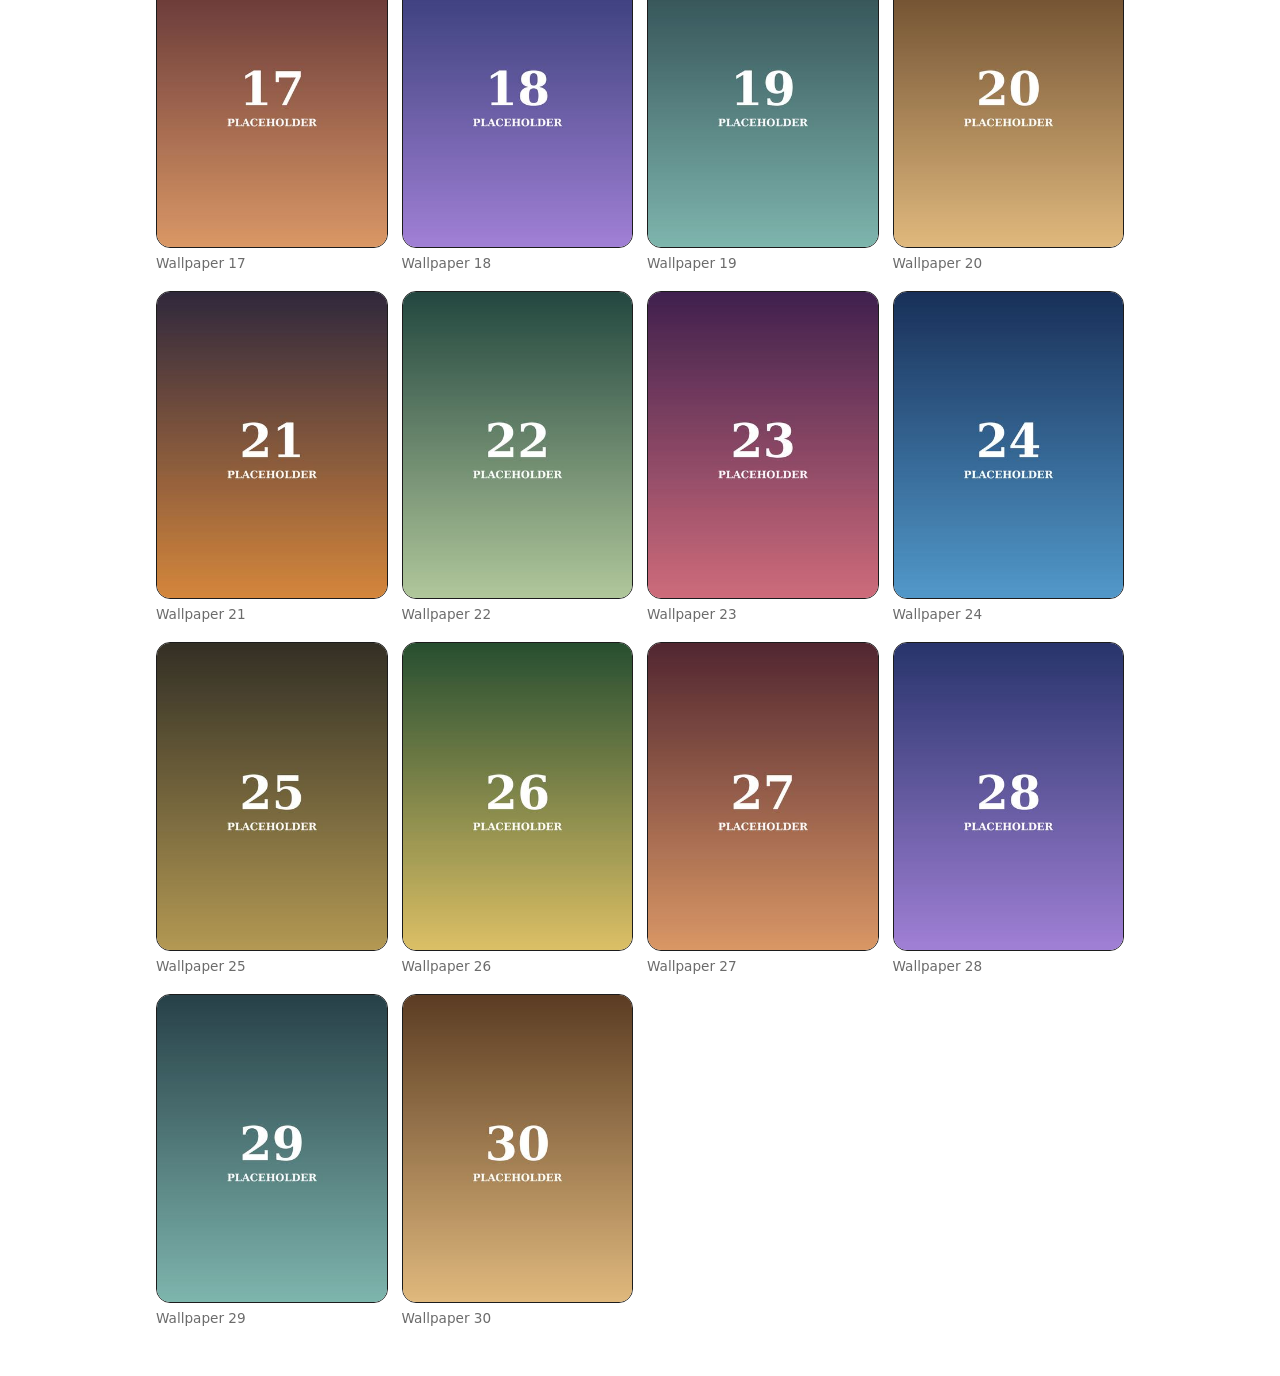
<file: wallpapers/index.html>
<!doctype html>
<html lang="en">
<head>
  <meta charset="utf-8">
  <meta name="viewport" content="width=device-width, initial-scale=1, viewport-fit=cover">
  <title>Wallpapers | Khair Way</title>
  <meta name="description" content="Free Islamic quote wallpapers for your phone. Tap one to preview it, then download.">
  <link rel="stylesheet" href="/wallpapers/wallpapers.css">
</head>
<body>

  <header class="page-header">
    <a class="back" href="/">&larr; Khair Way</a>
    <h1>Wallpapers</h1>
    <p class="sub">Free Islamic wallpapers for your phone. Tap one to preview it, then download.</p>
  </header>

  <main>
    <!-- Filled in by app.js from wallpapers.json -->
    <ul id="grid" class="grid"></ul>
    <p id="status" class="status" role="status">Loading wallpapers&hellip;</p>
  </main>

  <!-- Native <dialog>: gives us the dark backdrop, Esc-to-close and focus handling for free -->
  <dialog id="viewer" class="viewer" aria-labelledby="viewer-title">
    <button type="button" id="close" class="close" aria-label="Close preview">&times;</button>

    <div class="phone">
      <img id="viewer-img" alt="">
      <div class="lock" aria-hidden="true">
        <span class="lock-date" id="lock-date"></span>
        <span class="lock-time">9:41</span>
      </div>
    </div>

    <h2 id="viewer-title" class="viewer-title"></h2>
    <a id="download" class="download" href="#" download>&darr; Download</a>
  </dialog>

  <script src="/wallpapers/app.js" defer></script>
</body>
</html>
</file>
<file: styles.css>
/* Khairway — shared site styles */
:root {
  color-scheme: dark;
  --bg: #171a17;
  --panel: #222720;
  --panel-2: #292d25;
  --gold: #c5a66b;
  --gold-light: #e1c78f;
  --cream: #f5f2e9;
  --muted: #b9b9ae;
  --line: #414238;
  --serif: Georgia, "Times New Roman", serif;
  --sans: Arial, Helvetica, sans-serif;
}
* { box-sizing: border-box; }
html { scroll-behavior: smooth; scroll-padding-top: 90px; }
body { margin: 0; background: var(--bg); color: var(--cream); font-family: var(--sans); line-height: 1.7; }
a { color: inherit; text-decoration: none; }
a:hover { color: var(--gold-light); }
button, input { font: inherit; }
img, video { max-width: 100%; }
.container { width: min(1100px, calc(100% - 40px)); margin-inline: auto; }
.skip-link { position: absolute; left: 12px; top: -60px; z-index: 100; background: var(--gold); color: var(--bg); padding: 8px 12px; }
.skip-link:focus { top: 12px; }
:focus-visible { outline: 2px solid var(--gold-light); outline-offset: 4px; }
.gold { color: var(--gold); }
h1, h2, h3 { margin: 0; font-family: var(--serif); font-weight: 400; line-height: 1.12; }
h1 { font-size: clamp(48px, 8vw, 88px); letter-spacing: -2px; }
h2 { font-size: clamp(34px, 5vw, 54px); letter-spacing: -1px; }
h3 { font-size: 24px; }
p { color: var(--muted); margin: 18px 0; }
.eyebrow { color: var(--gold); font-size: 11px; font-weight: 700; letter-spacing: 3px; text-transform: uppercase; margin: 0 0 16px; }
.button-row { display: flex; flex-wrap: wrap; gap: 12px; margin-top: 26px; }
.button { display: inline-flex; align-items: center; justify-content: center; gap: 9px; min-height: 44px; border: 1px solid var(--gold); padding: 11px 17px; font-size: 11px; letter-spacing: 1px; text-transform: uppercase; transition: background .2s, color .2s; }
.button-gold { background: var(--gold); color: var(--bg); font-weight: 700; }
.button-gold:hover { background: var(--gold-light); color: var(--bg); }
.button-outline { background: transparent; color: var(--cream); }
.button-outline:hover { background: var(--gold); color: var(--bg); }
.site-header { position: sticky; top: 0; z-index: 20; background: rgba(23, 26, 23, .97); border-bottom: 1px solid #3b3d34; backdrop-filter: blur(10px); }
.nav-wrap { min-height: 75px; display: flex; align-items: center; justify-content: space-between; gap: 18px; }
.brand { display: inline-block; flex-shrink: 0; font: 25px/1.1 var(--serif); letter-spacing: 2px; }
.brand span { display: block; margin-top: 7px; color: var(--gold); font: 9px/1.3 var(--sans); letter-spacing: 2px; }
.primary-nav { display: flex; align-items: center; gap: 20px; font-size: 12px; }
.primary-nav > a, .nav-dropdown > summary { padding-block: 10px; }
.nav-dropdown { position: relative; }
.nav-dropdown summary { cursor: pointer; list-style: none; }
.nav-dropdown summary::-webkit-details-marker { display: none; }
.dropdown-panel { position: absolute; top: calc(100% + 7px); right: 0; width: 235px; padding: 8px; background: #242720; border: 1px solid #55503e; box-shadow: 0 12px 28px #0005; }
.dropdown-panel a { display: flex; justify-content: space-between; gap: 10px; padding: 9px 11px; border-bottom: 1px solid #3b3d34; font-size: 13px; }
.dropdown-panel a:last-child { border-bottom: 0; }
.dropdown-panel a:hover { background: #30332b; color: var(--gold-light); }
.menu-toggle { display: none; border: 1px solid #666; background: transparent; color: var(--cream); padding: 7px 11px; }
.hero { min-height: 520px; display: grid; grid-template-columns: 1.1fr .9fr; align-items: center; gap: 35px; padding-block: 65px; }
.hero-description { max-width: 520px; font-size: 15px; }
.tagline { color: var(--gold); font-size: 12px; font-weight: 700; letter-spacing: 3px; margin: 12px 0; }
.hero-art { min-height: 380px; position: relative; display: grid; place-items: center; overflow: hidden; border: 1px solid #55503e; background: radial-gradient(ellipse at 50% 45%, #34372d, #1b1e19 70%); }
.hero-art::before, .hero-art::after { content: ""; position: absolute; width: 300px; height: 300px; border: 1px solid #a58a55; border-radius: 50%; opacity: .45; }
.hero-art::after { width: 220px; height: 220px; }
.hero-monogram { z-index: 1; color: var(--gold); font: 130px var(--serif); }
.hero-art-caption { position: absolute; bottom: 20px; color: #c7b58a; font-size: 10px; letter-spacing: 3px; text-align: center; }
.pillars { border-block: 1px solid #3b3d34; padding: 19px 0; }
.pillars-inner { display: flex; justify-content: space-between; align-items: center; gap: 12px; color: #d4d0c3; font-size: 12px; letter-spacing: .5px; }
.pillars i { color: var(--gold); font-style: normal; }
.section { padding-block: 85px; }
.split-layout { display: grid; grid-template-columns: 1fr 1fr; align-items: center; gap: 45px; }
.section-copy h2 { margin: 0 0 20px; }
.section-copy > p:not(.eyebrow) { max-width: 590px; }

.long-card { display: flex; align-items: center; justify-content: space-between; gap: 18px; margin-top: 25px; padding: 20px; border: 1px solid #5a503c; background: #20231d; }
.long-card .eyebrow { margin-bottom: 8px; }
.long-card h3 { font-size: 23px; }
.long-card p { margin: 7px 0 0; font-size: 13px; }
.media-column { min-width: 0; }

.upload-control { display: inline-block; margin-top: 12px; color: var(--gold); font-size: 12px; text-decoration: underline; cursor: pointer; }
.upload-control input { display: block; width: 100%; max-width: 100%; margin-top: 8px; color: var(--muted); font-size: 12px; }
.small-note { color: #8e8e82; font-size: 11px; }
code { color: #e0d2ae; }
.section-dark { background: #20231f; border-block: 1px solid #3b3d34; }
.event-grid { display: grid; grid-template-columns: repeat(3, 1fr); gap: 12px; margin-top: 30px; }
.event-card { min-height: 150px; padding: 20px; border: 1px solid #44463b; }
.event-number { color: var(--gold); font: 26px var(--serif); }
.event-card h3 { margin: 12px 0; font-size: 21px; }
.event-card p { margin: 0; font-size: 13px; }
.community-section { padding-block: 80px; background: var(--cream); color: #20231f; }
.community-section h2 { color: #20231f; }
.community-section p:not(.eyebrow) { color: #606157; }
.join-layout { display: grid; grid-template-columns: 1fr 1fr; align-items: center; gap: 35px; }
.join-side { display: grid; grid-template-columns: minmax(0, 1fr) minmax(0, 1fr); gap: 14px; align-items: stretch; }
.qr-card { padding: 20px; border: 1px solid #ded6c5; background: #fff; color: #242720; text-align: center; }
.qr-card .eyebrow { margin-bottom: 5px; }
.qr-card h3 { font-size: 20px; }
.qr-card p:not(.eyebrow) { margin: 8px 0; font-size: 12px; }
.qr-card .button { margin-top: 10px; width: 100%; }
.qr-image { display: block; width: min(100%, 240px); height: auto; margin: 15px auto; border: 1px solid #ded6c5; background: #fff; }
.group-list { padding: 20px; background: #ebe7dc; }
.group-list .eyebrow { margin-bottom: 10px; }
.group-list ul { list-style: none; margin: 0; padding: 0; }
.group-list li { border-bottom: 1px solid #d4cebf; }
.group-list li a { display: flex; justify-content: space-between; padding: 8px 0; color: #33362e; font-size: 12px; }
.group-list li a:hover { color: #8d6b2e; }
.text-link { display: inline-block; margin-top: 15px; color: #5b4a2d; font-size: 12px; text-decoration: underline; }
.long-section { background: linear-gradient(120deg, #20231e, #171a17); }
.long-preview { display: grid; grid-template-columns: 1fr 1fr; gap: 40px; align-items: center; }

.site-footer { border-top: 1px solid #414238; padding: 30px 0 18px; }
.footer-top { display: flex; align-items: center; justify-content: space-between; gap: 20px; flex-wrap: wrap; }
.footer-nav { display: flex; flex-wrap: wrap; gap: 15px; color: #c1bfb3; font-size: 12px; }
.back-to-top { padding: 9px 13px; border: 1px solid #68634f; background: transparent; color: var(--cream); font-size: 11px; }
.footer-bottom { display: flex; justify-content: space-between; gap: 15px; margin-top: 22px; padding-top: 14px; border-top: 1px solid #383a32; color: #8e8e82; font-size: 11px; }
.long-hero { display: grid; grid-template-columns: 1.1fr .9fr; align-items: center; gap: 35px; padding-block: 70px; }
.long-hero-copy > p:not(.eyebrow):not(.tagline) { max-width: 550px; }
.long-hero-art { min-height: 340px; }
.section-heading { max-width: 650px; margin-bottom: 35px; }

.long-photo-placeholder { display: grid; place-items: center; min-height: 330px; padding: 20px; border: 1px solid #4c4b3c; background: #292c25; color: #c0b18c; text-align: center; font-size: 12px; letter-spacing: 1px; }
.long-photo-placeholder small { color: #aaa99f; font-size: 10px; }
.long-note { padding: 25px; border: 1px solid #4b4b3c; }
.long-note h3 { margin-bottom: 15px; }
.check-list { margin: 0; padding-left: 20px; color: var(--muted); }
.check-list li { padding: 6px 0; }

@media (max-width: 850px) {
  .primary-nav { gap: 12px; }
  .join-side { grid-template-columns: 1fr; }
  .pillars-inner { flex-wrap: wrap; justify-content: center; }
}
@media (max-width: 760px) {
  .container { width: calc(100% - 30px); }
  .nav-wrap { min-height: 66px; flex-wrap: wrap; }
  .menu-toggle { display: block; }
  .primary-nav { display: none; width: 100%; flex-direction: column; align-items: stretch; gap: 0; padding-bottom: 12px; }
  .primary-nav.is-open { display: flex; }
  .primary-nav > a, .nav-dropdown > summary { padding: 11px 3px; border-bottom: 1px solid #393a32; }
  .dropdown-panel { position: static; width: 100%; margin-top: 8px; box-shadow: none; }
  .hero, .long-hero { grid-template-columns: 1fr; padding-block: 48px; gap: 25px; }
  .hero-art { min-height: 260px; }
  .section { padding-block: 65px; }
  .split-layout, .join-layout, .long-preview { grid-template-columns: 1fr; gap: 28px; }
  
  .event-grid { grid-template-columns: 1fr 1fr; }
  .long-card { align-items: flex-start; flex-direction: column; }
  
  .community-section { padding-block: 60px; }
  .footer-bottom { flex-direction: column; }
}
@media (max-width: 430px) {
  .event-grid { grid-template-columns: 1fr; }
  
  
  
  
  
  .footer-nav { gap: 10px 14px; }
}
@media (prefers-reduced-motion: reduce) {
  html { scroll-behavior: auto; }
  *, *::before, *::after { transition-duration: .01ms !important; animation-duration: .01ms !important; }
}

/* 2026-09 Khairway content refresh */
.brand { display: inline-flex; align-items: center; gap: 10px; }
.brand-logo { width: 58px; height: 44px; object-fit: contain; flex: 0 0 auto; }
.brand-copy { display: block; }
.brand-copy strong { display: block; font: 25px/1.05 var(--serif); letter-spacing: 2px; font-weight: 400; }
.brand-copy small { display: block; margin-top: 5px; color: var(--gold); font: 8px/1.3 var(--sans); letter-spacing: 1.6px; white-space: nowrap; }
.hero-art { padding: 45px; }
.hero-logo { position: relative; z-index: 1; width: min(86%, 380px); height: auto; object-fit: contain; }
.hero-art::before, .hero-art::after { opacity: .23; }

.brand-footer { min-width: 170px; }
.footer-logo { display: block; width: 180px; height: 86px; object-fit: contain; object-position: left center; }

/* 2026-15 Khairway content refresh (by RZI3D) */
.khairway-light      { color: #FFFFFF; background-color: transparent; }
.khairway-light-gold { color: #EDDFC1; background-color: transparent; }
.khairway-dark       { color: #000000; background-color: transparent; }
.khairway-dark-gold  { color: #3B2E1A; background-color: transparent; }

@media (max-width: 900px) {
  .brand-copy small { display: none; }
  .brand-logo { width: 52px; }
}
@media (max-width: 760px) {
  .brand-copy strong { font-size: 21px; }
  .hero-art { padding: 30px; }
}
@media (max-width: 430px) {
  .brand-logo { width: 44px; height: 38px; }
  .brand-copy strong { font-size: 19px; }
  
}
.brand .brand-copy { margin: 0; color: inherit; font: inherit; letter-spacing: normal; }
.community-logo { display: block; width: 170px; height: auto; margin: 0 0 18px; }

/* 2026-09-13 refinement pass */
html { scroll-padding-top: 104px; }
.section-anchor { display: block; position: relative; top: -2px; scroll-margin-top: 104px; }
#join-qr { scroll-margin-top: 118px; }

/* Larger, more readable Khairway marks */
.nav-wrap { min-height: 86px; }
.brand-header { gap: 12px; }
.brand-logo { width: 78px; height: 58px; }
.hero-art { min-height: 430px; padding: 34px; background-image: url("images/sports-pattern.svg"), radial-gradient(ellipse at 50% 45%, #34372d, #1b1e19 70%); background-size: cover, auto; background-position: center, center; background-repeat: no-repeat; }
.hero-art::before, .hero-art::after { display: none; }
.hero-logo { width: min(94%, 470px); }
.hero-art-caption { z-index: 2; }
.community-logo { width: 225px; margin-bottom: 20px; }

/* Single-video NYC carousel. */
.video-carousel { position: relative; width: min(100%, 560px); margin-inline: auto; }
.video-viewport { overflow: hidden; border: 1px solid #555446; background: #111; box-shadow: 0 18px 42px #0004; }
.video-track { display: flex; width: 100%; transition: transform .48s ease; }
.video-slide { flex: 0 0 100%; min-width: 100%; aspect-ratio: 1 / 1; background: #111; }
.video-slide video { display: block; width: 100%; height: 100%; object-fit: cover; background: #111; }
.carousel-button { position: absolute; top: 50%; z-index: 4; width: 42px; height: 42px; display: grid; place-items: center; transform: translateY(-50%); border: 1px solid #b89d68; border-radius: 50%; background: rgba(23,26,23,.88); color: var(--cream); cursor: pointer; transition: background .2s, color .2s, transform .2s; }
.carousel-button:hover { background: var(--gold); color: var(--bg); transform: translateY(-50%) scale(1.05); }
.carousel-prev { left: 12px; }
.carousel-next { right: 12px; }
.carousel-status { position: absolute; right: 14px; bottom: 14px; z-index: 4; padding: 5px 9px; border: 1px solid #766849; background: rgba(23,26,23,.82); color: #e5dcc8; font-size: 11px; letter-spacing: 1.3px; }

@media (max-width: 900px) {
  .brand-logo { width: 68px; height: 52px; }
  
  
  
  
}
@media (max-width: 760px) {
  html { scroll-padding-top: 80px; }
  .nav-wrap { min-height: 72px; }
  .brand-logo { width: 60px; height: 46px; }
  .hero-art { min-height: 320px; padding: 24px; }
  .hero-logo { width: min(92%, 410px); }
  
  
  
  
  .community-logo { width: 205px; }
  #join-qr { scroll-margin-top: 88px; }
}
@media (max-width: 430px) {
  .brand-logo { width: 52px; height: 42px; }
  .hero-art { min-height: 285px; }
  
  
  
  
  .carousel-button { width: 38px; height: 38px; }
}

/* 2026-09-13 hero/gallery polish pass */
/* Keep the sports motif clean and extremely faint while making the Khairway mark the focal point. */
.hero-art {
  isolation: isolate;
  background-image: url("images/sports-pattern.svg"), radial-gradient(ellipse at 50% 46%, #35382f 0%, #242820 48%, #1b1e19 78%);
  background-size: 100% 100%, auto;
  background-position: center, center;
  background-repeat: no-repeat;
}
.hero-art::before {
  content: "";
  display: block;
  position: absolute;
  inset: 12% 13%;
  z-index: 0;
  border: 0;
  border-radius: 50%;
  width: auto;
  height: auto;
  opacity: 1;
  background: radial-gradient(ellipse at center, rgba(23,26,23,.72) 0%, rgba(23,26,23,.38) 48%, rgba(23,26,23,0) 76%);
  pointer-events: none;
}
.hero-art::after { display: none; }
.hero-logo {
  z-index: 2;
  width: min(96%, 500px);
  filter: drop-shadow(0 7px 22px rgba(0,0,0,.58));
}
.hero-art-caption { z-index: 3; }

/* 2026-09-18 desktop + mobile presentation pass */

@media (max-width: 760px) {
  /* Header: logo left, KHAIRWAY wordmark truly centered, menu right. */
  .nav-wrap {
    position: relative;
    display: flex;
    min-height: 72px;
    padding-block: 7px;
  }
  .brand-header {
    position: relative;
    width: 100%;
    min-height: 56px;
    display: flex;
    align-items: center;
    padding-right: 74px;
  }
  .brand-header .brand-copy {
    position: absolute;
    left: 50%;
    top: 50%;
    margin: 0;
    transform: translate(-50%, -50%);
    text-align: center;
    white-space: nowrap;
    pointer-events: none;
  }
  .brand-header .brand-copy strong { margin: 0; }
  .menu-toggle {
    position: absolute;
    right: 0;
    top: 50%;
    z-index: 2;
    transform: translateY(-50%);
  }
  .primary-nav { flex-basis: 100%; }

  /* Equal, compact hero CTAs that remain side-by-side on phones. */
  .hero-copy .button-row {
    display: grid;
    grid-template-columns: repeat(2, minmax(0, 1fr));
    gap: 8px;
    width: 100%;
  }
  .hero-copy .button-row .button {
    width: 100%;
    min-height: 58px;
    padding: 9px 7px;
    line-height: 1.25;
    text-align: center;
    font-size: 10px;
    letter-spacing: .65px;
  }

  
  
  
  

  
  
  
  
  
  
  
  
  
  
  
  
}

@media (max-width: 430px) {
  .brand-header { padding-right: 68px; }
  .brand-header .brand-copy strong { font-size: 18px; letter-spacing: 1.6px; }
  .hero-copy .button-row .button { min-height: 60px; font-size: 9.5px; }
  
}
</file>
<file: assets/css/custom.css>
/* ==========================================================
   Khair Way — custom overrides
   Everything here is mine, not from the HTML5 UP template.
   Loaded after main.css so equal-specificity rules win.
   ========================================================== */

/* --- QR code panel (banner.style1) ---
   Deliberately NOT using the template's .image class:
   .banner.style1 .image img uses object-fit: cover, which
   crops the edges. A cropped QR code may not scan. */

.banner.style1 .qr-image {
    display: flex;
    align-items: flex-start;
    justify-content: center;
    width: 50%;
    flex-shrink: 1;
    min-width: 0;
    /* padding: 2rem;     -   removed to allow qr code image to fill the screen more */
    box-sizing: border-box;
}

.banner.style1 .qr-image img {
    display: block;
    max-width: 100%;
    height: auto;
    border-radius: 4px;
}

@media screen and (orientation: portrait) {

    .banner.style1 .qr-image {
        width: 100%;
        padding: 2rem 1.5rem;
    }

    .banner.style1 .qr-image img {
        max-height: 55vh;
        width: auto;
    }

}
</file>
<file: assets/css/noscript.css>
/*
	Story by HTML5 UP
	html5up.net | @ajlkn
	Free for personal and commercial use under the CCA 3.0 license (html5up.net/license)
*/

/* Banner (transitions) */

	.banner.onload-content-fade-up .content {
		-moz-transition: none;
		-webkit-transition: none;
		-ms-transition: none;
		transition: none;
	}

	body.is-preload .banner.onload-content-fade-up .content {
		-moz-transform: none;
		-webkit-transform: none;
		-ms-transform: none;
		transform: none;
		opacity: 1;
	}

	.banner.onload-content-fade-down .content {
		-moz-transition: none;
		-webkit-transition: none;
		-ms-transition: none;
		transition: none;
	}

	body.is-preload .banner.onload-content-fade-down .content {
		-moz-transform: none;
		-webkit-transform: none;
		-ms-transform: none;
		transform: none;
		opacity: 1;
	}

	.banner.onload-content-fade-left .content {
		-moz-transition: none;
		-webkit-transition: none;
		-ms-transition: none;
		transition: none;
	}

	body.is-preload .banner.onload-content-fade-left .content {
		-moz-transform: none;
		-webkit-transform: none;
		-ms-transform: none;
		transform: none;
		opacity: 1;
	}

	.banner.onload-content-fade-right .content {
		-moz-transition: none;
		-webkit-transition: none;
		-ms-transition: none;
		transition: none;
	}

	body.is-preload .banner.onload-content-fade-right .content {
		-moz-transform: none;
		-webkit-transform: none;
		-ms-transform: none;
		transform: none;
		opacity: 1;
	}

	.banner.onload-content-fade-in .content {
		-moz-transition: none;
		-webkit-transition: none;
		-ms-transition: none;
		transition: none;
	}

	body.is-preload .banner.onload-content-fade-in .content {
		-moz-transform: none;
		-webkit-transform: none;
		-ms-transform: none;
		transform: none;
		opacity: 1;
	}

	.banner.onload-image-fade-up .image {
		-moz-transition: none;
		-webkit-transition: none;
		-ms-transition: none;
		transition: none;
	}

		.banner.onload-image-fade-up .image img {
			-moz-transition: none;
			-webkit-transition: none;
			-ms-transition: none;
			transition: none;
		}

	body.is-preload .banner.onload-image-fade-up .image {
		-moz-transform: none;
		-webkit-transform: none;
		-ms-transform: none;
		transform: none;
		opacity: 1;
	}

		body.is-preload .banner.onload-image-fade-up .image img {
			opacity: 1;
		}

	.banner.onload-image-fade-down .image {
		-moz-transition: none;
		-webkit-transition: none;
		-ms-transition: none;
		transition: none;
	}

		.banner.onload-image-fade-down .image img {
			-moz-transition: none;
			-webkit-transition: none;
			-ms-transition: none;
			transition: none;
		}

	body.is-preload .banner.onload-image-fade-down .image {
		-moz-transform: none;
		-webkit-transform: none;
		-ms-transform: none;
		transform: none;
		opacity: 1;
	}

		body.is-preload .banner.onload-image-fade-down .image img {
			opacity: 1;
		}

	.banner.onload-image-fade-left .image {
		-moz-transition: none;
		-webkit-transition: none;
		-ms-transition: none;
		transition: none;
	}

		.banner.onload-image-fade-left .image img {
			-moz-transition: none;
			-webkit-transition: none;
			-ms-transition: none;
			transition: none;
		}

	body.is-preload .banner.onload-image-fade-left .image {
		-moz-transform: none;
		-webkit-transform: none;
		-ms-transform: none;
		transform: none;
		opacity: 1;
	}

		body.is-preload .banner.onload-image-fade-left .image img {
			opacity: 1;
		}

	.banner.onload-image-fade-right .image {
		-moz-transition: none;
		-webkit-transition: none;
		-ms-transition: none;
		transition: none;
	}

		.banner.onload-image-fade-right .image img {
			-moz-transition: none;
			-webkit-transition: none;
			-ms-transition: none;
			transition: none;
		}

	body.is-preload .banner.onload-image-fade-right .image {
		-moz-transform: none;
		-webkit-transform: none;
		-ms-transform: none;
		transform: none;
		opacity: 1;
	}

		body.is-preload .banner.onload-image-fade-right .image img {
			opacity: 1;
		}

	.banner.onload-image-fade-in .image img {
		-moz-transition: none;
		-webkit-transition: none;
		-ms-transition: none;
		transition: none;
	}

	body.is-preload .banner.onload-image-fade-in .image img {
		opacity: 1;
	}

	.banner.onscroll-content-fade-up .content {
		-moz-transition: none;
		-webkit-transition: none;
		-ms-transition: none;
		transition: none;
	}

	.banner.onscroll-content-fade-up.is-inactive .content {
		-moz-transform: none;
		-webkit-transform: none;
		-ms-transform: none;
		transform: none;
		opacity: 1;
	}

	.banner.onscroll-content-fade-down .content {
		-moz-transition: none;
		-webkit-transition: none;
		-ms-transition: none;
		transition: none;
	}

	.banner.onscroll-content-fade-down.is-inactive .content {
		-moz-transform: none;
		-webkit-transform: none;
		-ms-transform: none;
		transform: none;
		opacity: 1;
	}

	.banner.onscroll-content-fade-left .content {
		-moz-transition: none;
		-webkit-transition: none;
		-ms-transition: none;
		transition: none;
	}

	.banner.onscroll-content-fade-left.is-inactive .content {
		-moz-transform: none;
		-webkit-transform: none;
		-ms-transform: none;
		transform: none;
		opacity: 1;
	}

	.banner.onscroll-content-fade-right .content {
		-moz-transition: none;
		-webkit-transition: none;
		-ms-transition: none;
		transition: none;
	}

	.banner.onscroll-content-fade-right.is-inactive .content {
		-moz-transform: none;
		-webkit-transform: none;
		-ms-transform: none;
		transform: none;
		opacity: 1;
	}

	.banner.onscroll-content-fade-in .content {
		-moz-transition: none;
		-webkit-transition: none;
		-ms-transition: none;
		transition: none;
	}

	.banner.onscroll-content-fade-in.is-inactive .content {
		-moz-transform: none;
		-webkit-transform: none;
		-ms-transform: none;
		transform: none;
		opacity: 1;
	}

	.banner.onscroll-image-fade-up .image {
		-moz-transition: none;
		-webkit-transition: none;
		-ms-transition: none;
		transition: none;
	}

		.banner.onscroll-image-fade-up .image img {
			-moz-transition: none;
			-webkit-transition: none;
			-ms-transition: none;
			transition: none;
		}

	.banner.onscroll-image-fade-up.is-inactive .image {
		-moz-transform: none;
		-webkit-transform: none;
		-ms-transform: none;
		transform: none;
		opacity: 1;
	}

		.banner.onscroll-image-fade-up.is-inactive .image img {
			opacity: 1;
		}

	.banner.onscroll-image-fade-down .image {
		-moz-transition: none;
		-webkit-transition: none;
		-ms-transition: none;
		transition: none;
	}

		.banner.onscroll-image-fade-down .image img {
			-moz-transition: none;
			-webkit-transition: none;
			-ms-transition: none;
			transition: none;
		}

	.banner.onscroll-image-fade-down.is-inactive .image {
		-moz-transform: none;
		-webkit-transform: none;
		-ms-transform: none;
		transform: none;
		opacity: 1;
	}

		.banner.onscroll-image-fade-down.is-inactive .image img {
			opacity: 1;
		}

	.banner.onscroll-image-fade-left .image {
		-moz-transition: none;
		-webkit-transition: none;
		-ms-transition: none;
		transition: none;
	}

		.banner.onscroll-image-fade-left .image img {
			-moz-transition: none;
			-webkit-transition: none;
			-ms-transition: none;
			transition: none;
		}

	.banner.onscroll-image-fade-left.is-inactive .image {
		-moz-transform: none;
		-webkit-transform: none;
		-ms-transform: none;
		transform: none;
		opacity: 1;
	}

		.banner.onscroll-image-fade-left.is-inactive .image img {
			opacity: 1;
		}

	.banner.onscroll-image-fade-right .image {
		-moz-transition: none;
		-webkit-transition: none;
		-ms-transition: none;
		transition: none;
	}

		.banner.onscroll-image-fade-right .image img {
			-moz-transition: none;
			-webkit-transition: none;
			-ms-transition: none;
			transition: none;
		}

	.banner.onscroll-image-fade-right.is-inactive .image {
		-moz-transform: none;
		-webkit-transform: none;
		-ms-transform: none;
		transform: none;
		opacity: 1;
	}

		.banner.onscroll-image-fade-right.is-inactive .image img {
			opacity: 1;
		}

	.banner.onscroll-image-fade-in .image img {
		-moz-transition: none;
		-webkit-transition: none;
		-ms-transition: none;
		transition: none;
	}

	.banner.onscroll-image-fade-in.is-inactive .image img {
		opacity: 1;
	}
</file>
<file: wallpapers/wallpapers.css>
/* Wallpapers page: mobile-first, standalone (does not load the template's main.css).
   Design tokens live on :root so colors are changed in one place. */

:root {
  --bg: #ffffff;
  --ink: #1c1c1c;
  --muted: #6b6b6b;
  --placeholder: #ececec;
  --accent: #ffd84a;        /* download button yellow from the wireframe */
  --viewer-bg: #3a3a3a;
  --radius-tile: 14px;
  --gutter: 16px;
}

*, *::before, *::after { box-sizing: border-box; }

html { -webkit-text-size-adjust: 100%; }

body {
  margin: 0;
  background: var(--bg);
  color: var(--ink);
  font-family: system-ui, -apple-system, "Segoe UI", Roboto, sans-serif;
  line-height: 1.4;
  /* Stop the page scrolling behind the open preview */
}
body:has(dialog[open]) { overflow: hidden; }

/* ---------- Header ---------- */

.page-header {
  max-width: 1000px;
  margin: 0 auto;
  padding: 20px var(--gutter) 8px;
}
.back {
  color: var(--muted);
  font-size: 0.9rem;
  text-decoration: none;
}
.back:hover { color: var(--ink); }
.page-header h1 {
  margin: 10px 0 4px;
  font-size: 1.9rem;
  line-height: 1.1;
}
.sub { margin: 0; color: var(--muted); }

/* ---------- Grid ---------- */

main {
  max-width: 1000px;
  margin: 0 auto;
  padding: 12px var(--gutter) 48px;
}

.grid {
  list-style: none;
  margin: 0;
  padding: 0;
  display: grid;
  grid-template-columns: repeat(2, 1fr);   /* 2 columns on phones, per the wireframe */
  gap: 18px 14px;
}
@media (min-width: 700px)  { .grid { grid-template-columns: repeat(3, 1fr); } }
@media (min-width: 1000px) { .grid { grid-template-columns: repeat(4, 1fr); } }

.tile {
  display: block;
  width: 100%;
  padding: 0;
  border: 0;
  background: none;
  font: inherit;
  color: inherit;
  text-align: left;
  cursor: pointer;
}
.tile img {
  display: block;
  width: 100%;
  height: auto;                 /* the img has a height="" attribute; without this it overrides aspect-ratio */
  aspect-ratio: 3 / 4;          /* matches the wireframe tiles; the 9:16 image is center-cropped */
  object-fit: cover;
  background: var(--placeholder);
  border: 1.5px solid var(--ink);
  border-radius: var(--radius-tile);
  transition: transform 0.15s ease;
}
.tile:hover img { transform: translateY(-2px); }
.tile:focus-visible { outline: 3px solid var(--accent); outline-offset: 3px; border-radius: var(--radius-tile); }
.tile-label {
  display: block;
  margin-top: 6px;
  font-size: 0.85rem;
  color: var(--muted);
}

.status { text-align: center; color: var(--muted); }
.status:empty { display: none; }

/* ---------- Preview dialog ---------- */

.viewer {
  width: min(92vw, 400px);
  max-height: 96dvh;
  margin: auto;
  padding: 20px 20px 24px;
  border: 2px solid var(--ink);
  border-radius: 36px;
  background: var(--viewer-bg);
  color: #fff;
  overflow: auto;
}
.viewer::backdrop { background: rgb(0 0 0 / 0.6); }

.close {
  position: absolute;
  top: 14px;
  right: 14px;
  z-index: 2;
  width: 44px;
  height: 44px;
  border: 0;
  border-radius: 50%;
  background: #fff;
  color: var(--ink);
  font-size: 1.7rem;
  line-height: 1;
  cursor: pointer;
}
.close:focus-visible { outline: 3px solid var(--accent); outline-offset: 2px; }

.phone {
  position: relative;
  height: min(58dvh, 520px);
  aspect-ratio: 9 / 16;
  margin: 36px auto 0;
  overflow: hidden;
  border: 3px solid #fff;
  border-radius: 34px;
  background: var(--placeholder);
}
.phone img {
  display: block;
  width: 100%;
  height: 100%;
  object-fit: cover;
}

/* Fake lock-screen clock so people can judge legibility over the artwork */
.lock {
  position: absolute;
  inset: 8% 0 auto;
  display: flex;
  flex-direction: column;
  align-items: center;
  color: #fff;
  text-shadow: 0 1px 8px rgb(0 0 0 / 0.45);
  pointer-events: none;
}
.lock-date { font-size: 0.85rem; font-weight: 600; }
.lock-time { font-size: 3.2rem; font-weight: 700; line-height: 1.05; letter-spacing: -0.02em; }

.viewer-title {
  margin: 16px 0 14px;
  text-align: center;
  font-size: 1.1rem;
}

.download {
  display: flex;
  align-items: center;
  justify-content: center;
  height: 56px;
  border: 2px solid var(--ink);
  border-radius: 999px;
  background: var(--accent);
  color: var(--ink);
  font-size: 1.1rem;
  font-weight: 700;
  text-decoration: none;
}
.download:hover { filter: brightness(0.96); }
.download:focus-visible { outline: 3px solid #fff; outline-offset: 3px; }

@media (prefers-reduced-motion: reduce) {
  .tile img { transition: none; }
}
</file>
<file: assets/css/main.css>
@import url(fontawesome-all.min.css);
@import url("https://fonts.googleapis.com/css?family=Source+Sans+Pro:300,300i,400,400i");

/*
	Story by HTML5 UP
	html5up.net | @ajlkn
	Free for personal and commercial use under the CCA 3.0 license (html5up.net/license)
*/

html, body, div, span, applet, object,
iframe, h1, h2, h3, h4, h5, h6, p, blockquote,
pre, a, abbr, acronym, address, big, cite,
code, del, dfn, em, img, ins, kbd, q, s, samp,
small, strike, strong, sub, sup, tt, var, b,
u, i, center, dl, dt, dd, ol, ul, li, fieldset,
form, label, legend, table, caption, tbody,
tfoot, thead, tr, th, td, article, aside,
canvas, details, embed, figure, figcaption,
footer, header, hgroup, menu, nav, output, ruby,
section, summary, time, mark, audio, video {
	margin: 0;
	padding: 0;
	border: 0;
	font-size: 100%;
	font: inherit;
	vertical-align: baseline;}

article, aside, details, figcaption, figure,
footer, header, hgroup, menu, nav, section {
	display: block;}

body {
	line-height: 1;
}

ol, ul {
	list-style: none;
}

blockquote, q {
	quotes: none;
}

	blockquote:before, blockquote:after, q:before, q:after {
		content: '';
		content: none;
	}

table {
	border-collapse: collapse;
	border-spacing: 0;
}

body {
	-webkit-text-size-adjust: none;
}

mark {
	background-color: transparent;
	color: inherit;
}

input::-moz-focus-inner {
	border: 0;
	padding: 0;
}

input, select, textarea {
	-moz-appearance: none;
	-webkit-appearance: none;
	-ms-appearance: none;
	appearance: none;
}

/* Basic */

	@-ms-viewport {
		width: device-width;
	}

	body {
		-ms-overflow-style: scrollbar;
	}

	@media screen and (max-width: 480px) {

		html, body {
			min-width: 320px;
		}

	}

	html {
		box-sizing: border-box;
	}

	*, *:before, *:after {
		box-sizing: inherit;
	}

	body {
		background: #ffffff;
	}

		body.is-preload *, body.is-preload *:before, body.is-preload *:after {
			-moz-animation: none !important;
			-webkit-animation: none !important;
			-ms-animation: none !important;
			animation: none !important;
			-moz-transition: none !important;
			-webkit-transition: none !important;
			-ms-transition: none !important;
			transition: none !important;
		}

/* Type */

	html {
		font-size: 18pt;
	}

		@media screen and (max-width: 1680px) {

			html {
				font-size: 14pt;
			}

		}

		@media screen and (max-width: 1280px) {

			html {
				font-size: 12pt;
			}

		}

		@media screen and (max-width: 736px) {

			html {
				font-size: 11pt;
			}

		}

		@media screen and (max-width: 360px) {

			html {
				font-size: 10pt;
			}

		}

	body {
		background-color: #ffffff;
		color: #000000;
	}

	body, input, select, textarea {
		font-family: "Source Sans Pro", Helvetica, sans-serif;
		font-size: 1rem;
		font-weight: 300;
		line-height: 1.65;
	}

	a {
		-moz-transition: color 0.2s ease-in-out;
		-webkit-transition: color 0.2s ease-in-out;
		-ms-transition: color 0.2s ease-in-out;
		transition: color 0.2s ease-in-out;
		text-decoration: underline;
	}

		a:hover {
			text-decoration: none;
		}

	strong, b {
		font-weight: 400;
	}

	em, i {
		font-style: italic;
	}

	p {
		margin: 0 0 2rem 0;
	}

		p.major {
			font-size: 1.25rem;
		}

	h1, h2, h3, h4, h5, h6 {
		font-weight: 300;
		line-height: 1.375;
		letter-spacing: -0.05em;
		margin: 0 0 1rem 0;
	}

		h1 a, h2 a, h3 a, h4 a, h5 a, h6 a {
			color: inherit;
			text-decoration: none;
		}

	h1 {
		font-size: 3.5rem;
		line-height: 1.2;
	}

	h2 {
		font-size: 2.25rem;
	}

	h3 {
		font-size: 1.5rem;
	}

	h4 {
		font-size: 1.1rem;
	}

	h5 {
		font-size: 0.9rem;
	}

	h6 {
		font-size: 0.7rem;
	}

	sub {
		font-size: 0.8rem;
		position: relative;
		top: 0.5rem;
	}

	sup {
		font-size: 0.8rem;
		position: relative;
		top: -0.5rem;
	}

	blockquote {
		border-left: solid 4px;
		font-style: italic;
		margin: 0 0 2rem 0;
		padding: 0.5rem 0 0.5rem 2rem;
	}

	code {
		border-radius: 4px;
		font-family: "Courier New", monospace;
		font-size: 0.9em;
		margin: 0 0.25rem;
		padding: 0.25rem 0.325rem;
	}

	pre {
		-webkit-overflow-scrolling: touch;
		font-family: "Courier New", monospace;
		font-size: 0.9em;
		margin: 0 0 2rem 0;
	}

		pre code {
			display: block;
			line-height: 1.5;
			padding: 0.75rem 1rem;
			overflow-x: auto;
		}

	hr {
		border: 0;
		border-bottom: solid 1px;
		margin: 2.5rem 0;
	}

		hr.major {
			margin: 3.5rem 0;
		}

	.align-left {
		text-align: left;
	}

	.align-center {
		text-align: center;
	}

	.align-right {
		text-align: right;
	}

	@media screen and (max-width: 736px) {

		p.major {
			font-size: 1.1rem;
		}

		h1 {
			font-size: 2.5rem;
		}

		h2 {
			font-size: 2rem;
		}

		h3 {
			font-size: 1.25rem;
		}

		h4 {
			font-size: 1rem;
		}

	}

	input, select, textarea {
		color: #000000;
	}

	a {
		color: #000000;
	}

		a:hover {
			color: #47D3E5;
		}

	strong, b {
		color: #000000;
	}

	h1, h2, h3, h4, h5, h6 {
		color: #000000;
	}

	blockquote {
		border-left-color: rgba(0, 0, 0, 0.2);
	}

	code {
		background: rgba(0, 0, 0, 0.05);
		border-color: rgba(0, 0, 0, 0.2);
	}

	hr {
		border-bottom-color: rgba(0, 0, 0, 0.2);
	}

/* Row */

	.row {
		display: flex;
		flex-wrap: wrap;
		box-sizing: border-box;
		align-items: stretch;
	}

		.row > * {
			box-sizing: border-box;
		}

		.row.gtr-uniform > * > :last-child {
			margin-bottom: 0;
		}

		.row.aln-left {
			justify-content: flex-start;
		}

		.row.aln-center {
			justify-content: center;
		}

		.row.aln-right {
			justify-content: flex-end;
		}

		.row.aln-top {
			align-items: flex-start;
		}

		.row.aln-middle {
			align-items: center;
		}

		.row.aln-bottom {
			align-items: flex-end;
		}

		.row > .imp {
			order: -1;
		}

		.row > .col-1 {
			width: 8.33333%;
		}

		.row > .off-1 {
			margin-left: 8.33333%;
		}

		.row > .col-2 {
			width: 16.66667%;
		}

		.row > .off-2 {
			margin-left: 16.66667%;
		}

		.row > .col-3 {
			width: 25%;
		}

		.row > .off-3 {
			margin-left: 25%;
		}

		.row > .col-4 {
			width: 33.33333%;
		}

		.row > .off-4 {
			margin-left: 33.33333%;
		}

		.row > .col-5 {
			width: 41.66667%;
		}

		.row > .off-5 {
			margin-left: 41.66667%;
		}

		.row > .col-6 {
			width: 50%;
		}

		.row > .off-6 {
			margin-left: 50%;
		}

		.row > .col-7 {
			width: 58.33333%;
		}

		.row > .off-7 {
			margin-left: 58.33333%;
		}

		.row > .col-8 {
			width: 66.66667%;
		}

		.row > .off-8 {
			margin-left: 66.66667%;
		}

		.row > .col-9 {
			width: 75%;
		}

		.row > .off-9 {
			margin-left: 75%;
		}

		.row > .col-10 {
			width: 83.33333%;
		}

		.row > .off-10 {
			margin-left: 83.33333%;
		}

		.row > .col-11 {
			width: 91.66667%;
		}

		.row > .off-11 {
			margin-left: 91.66667%;
		}

		.row > .col-12 {
			width: 100%;
		}

		.row > .off-12 {
			margin-left: 100%;
		}

		.row.gtr-0 {
			margin-top: 0;
			margin-left: 0rem;
		}

			.row.gtr-0 > * {
				padding: 0 0 0 0rem;
			}

			.row.gtr-0.gtr-uniform {
				margin-top: 0rem;
			}

				.row.gtr-0.gtr-uniform > * {
					padding-top: 0rem;
				}

		.row.gtr-25 {
			margin-top: 0;
			margin-left: -0.5rem;
		}

			.row.gtr-25 > * {
				padding: 0 0 0 0.5rem;
			}

			.row.gtr-25.gtr-uniform {
				margin-top: -0.5rem;
			}

				.row.gtr-25.gtr-uniform > * {
					padding-top: 0.5rem;
				}

		.row.gtr-50 {
			margin-top: 0;
			margin-left: -1rem;
		}

			.row.gtr-50 > * {
				padding: 0 0 0 1rem;
			}

			.row.gtr-50.gtr-uniform {
				margin-top: -1rem;
			}

				.row.gtr-50.gtr-uniform > * {
					padding-top: 1rem;
				}

		.row {
			margin-top: 0;
			margin-left: -2rem;
		}

			.row > * {
				padding: 0 0 0 2rem;
			}

			.row.gtr-uniform {
				margin-top: -2rem;
			}

				.row.gtr-uniform > * {
					padding-top: 2rem;
				}

		.row.gtr-150 {
			margin-top: 0;
			margin-left: -3rem;
		}

			.row.gtr-150 > * {
				padding: 0 0 0 3rem;
			}

			.row.gtr-150.gtr-uniform {
				margin-top: -3rem;
			}

				.row.gtr-150.gtr-uniform > * {
					padding-top: 3rem;
				}

		.row.gtr-200 {
			margin-top: 0;
			margin-left: -4rem;
		}

			.row.gtr-200 > * {
				padding: 0 0 0 4rem;
			}

			.row.gtr-200.gtr-uniform {
				margin-top: -4rem;
			}

				.row.gtr-200.gtr-uniform > * {
					padding-top: 4rem;
				}

		@media screen and (max-width: 1680px) {

			.row {
				display: flex;
				flex-wrap: wrap;
				box-sizing: border-box;
				align-items: stretch;
			}

				.row > * {
					box-sizing: border-box;
				}

				.row.gtr-uniform > * > :last-child {
					margin-bottom: 0;
				}

				.row.aln-left {
					justify-content: flex-start;
				}

				.row.aln-center {
					justify-content: center;
				}

				.row.aln-right {
					justify-content: flex-end;
				}

				.row.aln-top {
					align-items: flex-start;
				}

				.row.aln-middle {
					align-items: center;
				}

				.row.aln-bottom {
					align-items: flex-end;
				}

				.row > .imp-xlarge {
					order: -1;
				}

				.row > .col-1-xlarge {
					width: 8.33333%;
				}

				.row > .off-1-xlarge {
					margin-left: 8.33333%;
				}

				.row > .col-2-xlarge {
					width: 16.66667%;
				}

				.row > .off-2-xlarge {
					margin-left: 16.66667%;
				}

				.row > .col-3-xlarge {
					width: 25%;
				}

				.row > .off-3-xlarge {
					margin-left: 25%;
				}

				.row > .col-4-xlarge {
					width: 33.33333%;
				}

				.row > .off-4-xlarge {
					margin-left: 33.33333%;
				}

				.row > .col-5-xlarge {
					width: 41.66667%;
				}

				.row > .off-5-xlarge {
					margin-left: 41.66667%;
				}

				.row > .col-6-xlarge {
					width: 50%;
				}

				.row > .off-6-xlarge {
					margin-left: 50%;
				}

				.row > .col-7-xlarge {
					width: 58.33333%;
				}

				.row > .off-7-xlarge {
					margin-left: 58.33333%;
				}

				.row > .col-8-xlarge {
					width: 66.66667%;
				}

				.row > .off-8-xlarge {
					margin-left: 66.66667%;
				}

				.row > .col-9-xlarge {
					width: 75%;
				}

				.row > .off-9-xlarge {
					margin-left: 75%;
				}

				.row > .col-10-xlarge {
					width: 83.33333%;
				}

				.row > .off-10-xlarge {
					margin-left: 83.33333%;
				}

				.row > .col-11-xlarge {
					width: 91.66667%;
				}

				.row > .off-11-xlarge {
					margin-left: 91.66667%;
				}

				.row > .col-12-xlarge {
					width: 100%;
				}

				.row > .off-12-xlarge {
					margin-left: 100%;
				}

				.row.gtr-0 {
					margin-top: 0;
					margin-left: 0rem;
				}

					.row.gtr-0 > * {
						padding: 0 0 0 0rem;
					}

					.row.gtr-0.gtr-uniform {
						margin-top: 0rem;
					}

						.row.gtr-0.gtr-uniform > * {
							padding-top: 0rem;
						}

				.row.gtr-25 {
					margin-top: 0;
					margin-left: -0.5rem;
				}

					.row.gtr-25 > * {
						padding: 0 0 0 0.5rem;
					}

					.row.gtr-25.gtr-uniform {
						margin-top: -0.5rem;
					}

						.row.gtr-25.gtr-uniform > * {
							padding-top: 0.5rem;
						}

				.row.gtr-50 {
					margin-top: 0;
					margin-left: -1rem;
				}

					.row.gtr-50 > * {
						padding: 0 0 0 1rem;
					}

					.row.gtr-50.gtr-uniform {
						margin-top: -1rem;
					}

						.row.gtr-50.gtr-uniform > * {
							padding-top: 1rem;
						}

				.row {
					margin-top: 0;
					margin-left: -2rem;
				}

					.row > * {
						padding: 0 0 0 2rem;
					}

					.row.gtr-uniform {
						margin-top: -2rem;
					}

						.row.gtr-uniform > * {
							padding-top: 2rem;
						}

				.row.gtr-150 {
					margin-top: 0;
					margin-left: -3rem;
				}

					.row.gtr-150 > * {
						padding: 0 0 0 3rem;
					}

					.row.gtr-150.gtr-uniform {
						margin-top: -3rem;
					}

						.row.gtr-150.gtr-uniform > * {
							padding-top: 3rem;
						}

				.row.gtr-200 {
					margin-top: 0;
					margin-left: -4rem;
				}

					.row.gtr-200 > * {
						padding: 0 0 0 4rem;
					}

					.row.gtr-200.gtr-uniform {
						margin-top: -4rem;
					}

						.row.gtr-200.gtr-uniform > * {
							padding-top: 4rem;
						}

		}

		@media screen and (max-width: 1280px) {

			.row {
				display: flex;
				flex-wrap: wrap;
				box-sizing: border-box;
				align-items: stretch;
			}

				.row > * {
					box-sizing: border-box;
				}

				.row.gtr-uniform > * > :last-child {
					margin-bottom: 0;
				}

				.row.aln-left {
					justify-content: flex-start;
				}

				.row.aln-center {
					justify-content: center;
				}

				.row.aln-right {
					justify-content: flex-end;
				}

				.row.aln-top {
					align-items: flex-start;
				}

				.row.aln-middle {
					align-items: center;
				}

				.row.aln-bottom {
					align-items: flex-end;
				}

				.row > .imp-large {
					order: -1;
				}

				.row > .col-1-large {
					width: 8.33333%;
				}

				.row > .off-1-large {
					margin-left: 8.33333%;
				}

				.row > .col-2-large {
					width: 16.66667%;
				}

				.row > .off-2-large {
					margin-left: 16.66667%;
				}

				.row > .col-3-large {
					width: 25%;
				}

				.row > .off-3-large {
					margin-left: 25%;
				}

				.row > .col-4-large {
					width: 33.33333%;
				}

				.row > .off-4-large {
					margin-left: 33.33333%;
				}

				.row > .col-5-large {
					width: 41.66667%;
				}

				.row > .off-5-large {
					margin-left: 41.66667%;
				}

				.row > .col-6-large {
					width: 50%;
				}

				.row > .off-6-large {
					margin-left: 50%;
				}

				.row > .col-7-large {
					width: 58.33333%;
				}

				.row > .off-7-large {
					margin-left: 58.33333%;
				}

				.row > .col-8-large {
					width: 66.66667%;
				}

				.row > .off-8-large {
					margin-left: 66.66667%;
				}

				.row > .col-9-large {
					width: 75%;
				}

				.row > .off-9-large {
					margin-left: 75%;
				}

				.row > .col-10-large {
					width: 83.33333%;
				}

				.row > .off-10-large {
					margin-left: 83.33333%;
				}

				.row > .col-11-large {
					width: 91.66667%;
				}

				.row > .off-11-large {
					margin-left: 91.66667%;
				}

				.row > .col-12-large {
					width: 100%;
				}

				.row > .off-12-large {
					margin-left: 100%;
				}

				.row.gtr-0 {
					margin-top: 0;
					margin-left: 0rem;
				}

					.row.gtr-0 > * {
						padding: 0 0 0 0rem;
					}

					.row.gtr-0.gtr-uniform {
						margin-top: 0rem;
					}

						.row.gtr-0.gtr-uniform > * {
							padding-top: 0rem;
						}

				.row.gtr-25 {
					margin-top: 0;
					margin-left: -0.5rem;
				}

					.row.gtr-25 > * {
						padding: 0 0 0 0.5rem;
					}

					.row.gtr-25.gtr-uniform {
						margin-top: -0.5rem;
					}

						.row.gtr-25.gtr-uniform > * {
							padding-top: 0.5rem;
						}

				.row.gtr-50 {
					margin-top: 0;
					margin-left: -1rem;
				}

					.row.gtr-50 > * {
						padding: 0 0 0 1rem;
					}

					.row.gtr-50.gtr-uniform {
						margin-top: -1rem;
					}

						.row.gtr-50.gtr-uniform > * {
							padding-top: 1rem;
						}

				.row {
					margin-top: 0;
					margin-left: -2rem;
				}

					.row > * {
						padding: 0 0 0 2rem;
					}

					.row.gtr-uniform {
						margin-top: -2rem;
					}

						.row.gtr-uniform > * {
							padding-top: 2rem;
						}

				.row.gtr-150 {
					margin-top: 0;
					margin-left: -3rem;
				}

					.row.gtr-150 > * {
						padding: 0 0 0 3rem;
					}

					.row.gtr-150.gtr-uniform {
						margin-top: -3rem;
					}

						.row.gtr-150.gtr-uniform > * {
							padding-top: 3rem;
						}

				.row.gtr-200 {
					margin-top: 0;
					margin-left: -4rem;
				}

					.row.gtr-200 > * {
						padding: 0 0 0 4rem;
					}

					.row.gtr-200.gtr-uniform {
						margin-top: -4rem;
					}

						.row.gtr-200.gtr-uniform > * {
							padding-top: 4rem;
						}

		}

		@media screen and (max-width: 980px) {

			.row {
				display: flex;
				flex-wrap: wrap;
				box-sizing: border-box;
				align-items: stretch;
			}

				.row > * {
					box-sizing: border-box;
				}

				.row.gtr-uniform > * > :last-child {
					margin-bottom: 0;
				}

				.row.aln-left {
					justify-content: flex-start;
				}

				.row.aln-center {
					justify-content: center;
				}

				.row.aln-right {
					justify-content: flex-end;
				}

				.row.aln-top {
					align-items: flex-start;
				}

				.row.aln-middle {
					align-items: center;
				}

				.row.aln-bottom {
					align-items: flex-end;
				}

				.row > .imp-medium {
					order: -1;
				}

				.row > .col-1-medium {
					width: 8.33333%;
				}

				.row > .off-1-medium {
					margin-left: 8.33333%;
				}

				.row > .col-2-medium {
					width: 16.66667%;
				}

				.row > .off-2-medium {
					margin-left: 16.66667%;
				}

				.row > .col-3-medium {
					width: 25%;
				}

				.row > .off-3-medium {
					margin-left: 25%;
				}

				.row > .col-4-medium {
					width: 33.33333%;
				}

				.row > .off-4-medium {
					margin-left: 33.33333%;
				}

				.row > .col-5-medium {
					width: 41.66667%;
				}

				.row > .off-5-medium {
					margin-left: 41.66667%;
				}

				.row > .col-6-medium {
					width: 50%;
				}

				.row > .off-6-medium {
					margin-left: 50%;
				}

				.row > .col-7-medium {
					width: 58.33333%;
				}

				.row > .off-7-medium {
					margin-left: 58.33333%;
				}

				.row > .col-8-medium {
					width: 66.66667%;
				}

				.row > .off-8-medium {
					margin-left: 66.66667%;
				}

				.row > .col-9-medium {
					width: 75%;
				}

				.row > .off-9-medium {
					margin-left: 75%;
				}

				.row > .col-10-medium {
					width: 83.33333%;
				}

				.row > .off-10-medium {
					margin-left: 83.33333%;
				}

				.row > .col-11-medium {
					width: 91.66667%;
				}

				.row > .off-11-medium {
					margin-left: 91.66667%;
				}

				.row > .col-12-medium {
					width: 100%;
				}

				.row > .off-12-medium {
					margin-left: 100%;
				}

				.row.gtr-0 {
					margin-top: 0;
					margin-left: 0rem;
				}

					.row.gtr-0 > * {
						padding: 0 0 0 0rem;
					}

					.row.gtr-0.gtr-uniform {
						margin-top: 0rem;
					}

						.row.gtr-0.gtr-uniform > * {
							padding-top: 0rem;
						}

				.row.gtr-25 {
					margin-top: 0;
					margin-left: -0.5rem;
				}

					.row.gtr-25 > * {
						padding: 0 0 0 0.5rem;
					}

					.row.gtr-25.gtr-uniform {
						margin-top: -0.5rem;
					}

						.row.gtr-25.gtr-uniform > * {
							padding-top: 0.5rem;
						}

				.row.gtr-50 {
					margin-top: 0;
					margin-left: -1rem;
				}

					.row.gtr-50 > * {
						padding: 0 0 0 1rem;
					}

					.row.gtr-50.gtr-uniform {
						margin-top: -1rem;
					}

						.row.gtr-50.gtr-uniform > * {
							padding-top: 1rem;
						}

				.row {
					margin-top: 0;
					margin-left: -2rem;
				}

					.row > * {
						padding: 0 0 0 2rem;
					}

					.row.gtr-uniform {
						margin-top: -2rem;
					}

						.row.gtr-uniform > * {
							padding-top: 2rem;
						}

				.row.gtr-150 {
					margin-top: 0;
					margin-left: -3rem;
				}

					.row.gtr-150 > * {
						padding: 0 0 0 3rem;
					}

					.row.gtr-150.gtr-uniform {
						margin-top: -3rem;
					}

						.row.gtr-150.gtr-uniform > * {
							padding-top: 3rem;
						}

				.row.gtr-200 {
					margin-top: 0;
					margin-left: -4rem;
				}

					.row.gtr-200 > * {
						padding: 0 0 0 4rem;
					}

					.row.gtr-200.gtr-uniform {
						margin-top: -4rem;
					}

						.row.gtr-200.gtr-uniform > * {
							padding-top: 4rem;
						}

		}

		@media screen and (max-width: 736px) {

			.row {
				display: flex;
				flex-wrap: wrap;
				box-sizing: border-box;
				align-items: stretch;
			}

				.row > * {
					box-sizing: border-box;
				}

				.row.gtr-uniform > * > :last-child {
					margin-bottom: 0;
				}

				.row.aln-left {
					justify-content: flex-start;
				}

				.row.aln-center {
					justify-content: center;
				}

				.row.aln-right {
					justify-content: flex-end;
				}

				.row.aln-top {
					align-items: flex-start;
				}

				.row.aln-middle {
					align-items: center;
				}

				.row.aln-bottom {
					align-items: flex-end;
				}

				.row > .imp-small {
					order: -1;
				}

				.row > .col-1-small {
					width: 8.33333%;
				}

				.row > .off-1-small {
					margin-left: 8.33333%;
				}

				.row > .col-2-small {
					width: 16.66667%;
				}

				.row > .off-2-small {
					margin-left: 16.66667%;
				}

				.row > .col-3-small {
					width: 25%;
				}

				.row > .off-3-small {
					margin-left: 25%;
				}

				.row > .col-4-small {
					width: 33.33333%;
				}

				.row > .off-4-small {
					margin-left: 33.33333%;
				}

				.row > .col-5-small {
					width: 41.66667%;
				}

				.row > .off-5-small {
					margin-left: 41.66667%;
				}

				.row > .col-6-small {
					width: 50%;
				}

				.row > .off-6-small {
					margin-left: 50%;
				}

				.row > .col-7-small {
					width: 58.33333%;
				}

				.row > .off-7-small {
					margin-left: 58.33333%;
				}

				.row > .col-8-small {
					width: 66.66667%;
				}

				.row > .off-8-small {
					margin-left: 66.66667%;
				}

				.row > .col-9-small {
					width: 75%;
				}

				.row > .off-9-small {
					margin-left: 75%;
				}

				.row > .col-10-small {
					width: 83.33333%;
				}

				.row > .off-10-small {
					margin-left: 83.33333%;
				}

				.row > .col-11-small {
					width: 91.66667%;
				}

				.row > .off-11-small {
					margin-left: 91.66667%;
				}

				.row > .col-12-small {
					width: 100%;
				}

				.row > .off-12-small {
					margin-left: 100%;
				}

				.row.gtr-0 {
					margin-top: 0;
					margin-left: 0rem;
				}

					.row.gtr-0 > * {
						padding: 0 0 0 0rem;
					}

					.row.gtr-0.gtr-uniform {
						margin-top: 0rem;
					}

						.row.gtr-0.gtr-uniform > * {
							padding-top: 0rem;
						}

				.row.gtr-25 {
					margin-top: 0;
					margin-left: -0.5rem;
				}

					.row.gtr-25 > * {
						padding: 0 0 0 0.5rem;
					}

					.row.gtr-25.gtr-uniform {
						margin-top: -0.5rem;
					}

						.row.gtr-25.gtr-uniform > * {
							padding-top: 0.5rem;
						}

				.row.gtr-50 {
					margin-top: 0;
					margin-left: -1rem;
				}

					.row.gtr-50 > * {
						padding: 0 0 0 1rem;
					}

					.row.gtr-50.gtr-uniform {
						margin-top: -1rem;
					}

						.row.gtr-50.gtr-uniform > * {
							padding-top: 1rem;
						}

				.row {
					margin-top: 0;
					margin-left: -2rem;
				}

					.row > * {
						padding: 0 0 0 2rem;
					}

					.row.gtr-uniform {
						margin-top: -2rem;
					}

						.row.gtr-uniform > * {
							padding-top: 2rem;
						}

				.row.gtr-150 {
					margin-top: 0;
					margin-left: -3rem;
				}

					.row.gtr-150 > * {
						padding: 0 0 0 3rem;
					}

					.row.gtr-150.gtr-uniform {
						margin-top: -3rem;
					}

						.row.gtr-150.gtr-uniform > * {
							padding-top: 3rem;
						}

				.row.gtr-200 {
					margin-top: 0;
					margin-left: -4rem;
				}

					.row.gtr-200 > * {
						padding: 0 0 0 4rem;
					}

					.row.gtr-200.gtr-uniform {
						margin-top: -4rem;
					}

						.row.gtr-200.gtr-uniform > * {
							padding-top: 4rem;
						}

		}

		@media screen and (max-width: 480px) {

			.row {
				display: flex;
				flex-wrap: wrap;
				box-sizing: border-box;
				align-items: stretch;
			}

				.row > * {
					box-sizing: border-box;
				}

				.row.gtr-uniform > * > :last-child {
					margin-bottom: 0;
				}

				.row.aln-left {
					justify-content: flex-start;
				}

				.row.aln-center {
					justify-content: center;
				}

				.row.aln-right {
					justify-content: flex-end;
				}

				.row.aln-top {
					align-items: flex-start;
				}

				.row.aln-middle {
					align-items: center;
				}

				.row.aln-bottom {
					align-items: flex-end;
				}

				.row > .imp-xsmall {
					order: -1;
				}

				.row > .col-1-xsmall {
					width: 8.33333%;
				}

				.row > .off-1-xsmall {
					margin-left: 8.33333%;
				}

				.row > .col-2-xsmall {
					width: 16.66667%;
				}

				.row > .off-2-xsmall {
					margin-left: 16.66667%;
				}

				.row > .col-3-xsmall {
					width: 25%;
				}

				.row > .off-3-xsmall {
					margin-left: 25%;
				}

				.row > .col-4-xsmall {
					width: 33.33333%;
				}

				.row > .off-4-xsmall {
					margin-left: 33.33333%;
				}

				.row > .col-5-xsmall {
					width: 41.66667%;
				}

				.row > .off-5-xsmall {
					margin-left: 41.66667%;
				}

				.row > .col-6-xsmall {
					width: 50%;
				}

				.row > .off-6-xsmall {
					margin-left: 50%;
				}

				.row > .col-7-xsmall {
					width: 58.33333%;
				}

				.row > .off-7-xsmall {
					margin-left: 58.33333%;
				}

				.row > .col-8-xsmall {
					width: 66.66667%;
				}

				.row > .off-8-xsmall {
					margin-left: 66.66667%;
				}

				.row > .col-9-xsmall {
					width: 75%;
				}

				.row > .off-9-xsmall {
					margin-left: 75%;
				}

				.row > .col-10-xsmall {
					width: 83.33333%;
				}

				.row > .off-10-xsmall {
					margin-left: 83.33333%;
				}

				.row > .col-11-xsmall {
					width: 91.66667%;
				}

				.row > .off-11-xsmall {
					margin-left: 91.66667%;
				}

				.row > .col-12-xsmall {
					width: 100%;
				}

				.row > .off-12-xsmall {
					margin-left: 100%;
				}

				.row.gtr-0 {
					margin-top: 0;
					margin-left: 0rem;
				}

					.row.gtr-0 > * {
						padding: 0 0 0 0rem;
					}

					.row.gtr-0.gtr-uniform {
						margin-top: 0rem;
					}

						.row.gtr-0.gtr-uniform > * {
							padding-top: 0rem;
						}

				.row.gtr-25 {
					margin-top: 0;
					margin-left: -0.5rem;
				}

					.row.gtr-25 > * {
						padding: 0 0 0 0.5rem;
					}

					.row.gtr-25.gtr-uniform {
						margin-top: -0.5rem;
					}

						.row.gtr-25.gtr-uniform > * {
							padding-top: 0.5rem;
						}

				.row.gtr-50 {
					margin-top: 0;
					margin-left: -1rem;
				}

					.row.gtr-50 > * {
						padding: 0 0 0 1rem;
					}

					.row.gtr-50.gtr-uniform {
						margin-top: -1rem;
					}

						.row.gtr-50.gtr-uniform > * {
							padding-top: 1rem;
						}

				.row {
					margin-top: 0;
					margin-left: -2rem;
				}

					.row > * {
						padding: 0 0 0 2rem;
					}

					.row.gtr-uniform {
						margin-top: -2rem;
					}

						.row.gtr-uniform > * {
							padding-top: 2rem;
						}

				.row.gtr-150 {
					margin-top: 0;
					margin-left: -3rem;
				}

					.row.gtr-150 > * {
						padding: 0 0 0 3rem;
					}

					.row.gtr-150.gtr-uniform {
						margin-top: -3rem;
					}

						.row.gtr-150.gtr-uniform > * {
							padding-top: 3rem;
						}

				.row.gtr-200 {
					margin-top: 0;
					margin-left: -4rem;
				}

					.row.gtr-200 > * {
						padding: 0 0 0 4rem;
					}

					.row.gtr-200.gtr-uniform {
						margin-top: -4rem;
					}

						.row.gtr-200.gtr-uniform > * {
							padding-top: 4rem;
						}

		}

		@media screen and (max-width: 360px) {

			.row {
				display: flex;
				flex-wrap: wrap;
				box-sizing: border-box;
				align-items: stretch;
			}

				.row > * {
					box-sizing: border-box;
				}

				.row.gtr-uniform > * > :last-child {
					margin-bottom: 0;
				}

				.row.aln-left {
					justify-content: flex-start;
				}

				.row.aln-center {
					justify-content: center;
				}

				.row.aln-right {
					justify-content: flex-end;
				}

				.row.aln-top {
					align-items: flex-start;
				}

				.row.aln-middle {
					align-items: center;
				}

				.row.aln-bottom {
					align-items: flex-end;
				}

				.row > .imp-xxsmall {
					order: -1;
				}

				.row > .col-1-xxsmall {
					width: 8.33333%;
				}

				.row > .off-1-xxsmall {
					margin-left: 8.33333%;
				}

				.row > .col-2-xxsmall {
					width: 16.66667%;
				}

				.row > .off-2-xxsmall {
					margin-left: 16.66667%;
				}

				.row > .col-3-xxsmall {
					width: 25%;
				}

				.row > .off-3-xxsmall {
					margin-left: 25%;
				}

				.row > .col-4-xxsmall {
					width: 33.33333%;
				}

				.row > .off-4-xxsmall {
					margin-left: 33.33333%;
				}

				.row > .col-5-xxsmall {
					width: 41.66667%;
				}

				.row > .off-5-xxsmall {
					margin-left: 41.66667%;
				}

				.row > .col-6-xxsmall {
					width: 50%;
				}

				.row > .off-6-xxsmall {
					margin-left: 50%;
				}

				.row > .col-7-xxsmall {
					width: 58.33333%;
				}

				.row > .off-7-xxsmall {
					margin-left: 58.33333%;
				}

				.row > .col-8-xxsmall {
					width: 66.66667%;
				}

				.row > .off-8-xxsmall {
					margin-left: 66.66667%;
				}

				.row > .col-9-xxsmall {
					width: 75%;
				}

				.row > .off-9-xxsmall {
					margin-left: 75%;
				}

				.row > .col-10-xxsmall {
					width: 83.33333%;
				}

				.row > .off-10-xxsmall {
					margin-left: 83.33333%;
				}

				.row > .col-11-xxsmall {
					width: 91.66667%;
				}

				.row > .off-11-xxsmall {
					margin-left: 91.66667%;
				}

				.row > .col-12-xxsmall {
					width: 100%;
				}

				.row > .off-12-xxsmall {
					margin-left: 100%;
				}

				.row.gtr-0 {
					margin-top: 0;
					margin-left: 0rem;
				}

					.row.gtr-0 > * {
						padding: 0 0 0 0rem;
					}

					.row.gtr-0.gtr-uniform {
						margin-top: 0rem;
					}

						.row.gtr-0.gtr-uniform > * {
							padding-top: 0rem;
						}

				.row.gtr-25 {
					margin-top: 0;
					margin-left: -0.5rem;
				}

					.row.gtr-25 > * {
						padding: 0 0 0 0.5rem;
					}

					.row.gtr-25.gtr-uniform {
						margin-top: -0.5rem;
					}

						.row.gtr-25.gtr-uniform > * {
							padding-top: 0.5rem;
						}

				.row.gtr-50 {
					margin-top: 0;
					margin-left: -1rem;
				}

					.row.gtr-50 > * {
						padding: 0 0 0 1rem;
					}

					.row.gtr-50.gtr-uniform {
						margin-top: -1rem;
					}

						.row.gtr-50.gtr-uniform > * {
							padding-top: 1rem;
						}

				.row {
					margin-top: 0;
					margin-left: -2rem;
				}

					.row > * {
						padding: 0 0 0 2rem;
					}

					.row.gtr-uniform {
						margin-top: -2rem;
					}

						.row.gtr-uniform > * {
							padding-top: 2rem;
						}

				.row.gtr-150 {
					margin-top: 0;
					margin-left: -3rem;
				}

					.row.gtr-150 > * {
						padding: 0 0 0 3rem;
					}

					.row.gtr-150.gtr-uniform {
						margin-top: -3rem;
					}

						.row.gtr-150.gtr-uniform > * {
							padding-top: 3rem;
						}

				.row.gtr-200 {
					margin-top: 0;
					margin-left: -4rem;
				}

					.row.gtr-200 > * {
						padding: 0 0 0 4rem;
					}

					.row.gtr-200.gtr-uniform {
						margin-top: -4rem;
					}

						.row.gtr-200.gtr-uniform > * {
							padding-top: 4rem;
						}

		}

/* Box */

	.box {
		border-radius: 4px;
		border: solid 1px;
		margin-bottom: 2rem;
		padding: 1.5rem;
	}

		.box > :last-child,
		.box > :last-child > :last-child,
		.box > :last-child > :last-child > :last-child {
			margin-bottom: 0;
		}

		.box.alt {
			border: 0;
			border-radius: 0;
			padding: 0;
		}

	.box {
		border-color: rgba(0, 0, 0, 0.2);
	}

/* Button */

	input[type="submit"],
	input[type="reset"],
	input[type="button"],
	button,
	.button {
		-moz-appearance: none;
		-webkit-appearance: none;
		-ms-appearance: none;
		appearance: none;
		-moz-transition: background-color 0.2s ease-in-out, box-shadow 0.2s ease-in-out, color 0.2s ease-in-out;
		-webkit-transition: background-color 0.2s ease-in-out, box-shadow 0.2s ease-in-out, color 0.2s ease-in-out;
		-ms-transition: background-color 0.2s ease-in-out, box-shadow 0.2s ease-in-out, color 0.2s ease-in-out;
		transition: background-color 0.2s ease-in-out, box-shadow 0.2s ease-in-out, color 0.2s ease-in-out;
		border: 0;
		cursor: pointer;
		display: inline-block;
		font-weight: 400;
		letter-spacing: 0.125em;
		text-align: center;
		text-decoration: none;
		text-transform: uppercase;
		white-space: nowrap;
		font-size: 0.75rem;
		max-width: 20rem;
		height: 3.75em;
		line-height: 3.75em;
		border-radius: 3.75em;
		padding: 0 2.5em;
		text-overflow: ellipsis;
		overflow: hidden;
	}

		input[type="submit"].icon:before,
		input[type="reset"].icon:before,
		input[type="button"].icon:before,
		button.icon:before,
		.button.icon:before {
			margin-right: 0.5rem;
		}

		input[type="submit"].fit,
		input[type="reset"].fit,
		input[type="button"].fit,
		button.fit,
		.button.fit {
			width: 100%;
		}

		input[type="submit"].small,
		input[type="reset"].small,
		input[type="button"].small,
		button.small,
		.button.small {
			font-size: 0.6rem;
			height: 3.325em;
			line-height: 3.325em;
			border-radius: 3.325em;
			padding: 0 2em;
		}

		input[type="submit"].large,
		input[type="reset"].large,
		input[type="button"].large,
		button.large,
		.button.large {
			font-size: 0.8rem;
			height: 4em;
			line-height: 4em;
			border-radius: 4em;
			padding: 0 3em;
		}

		input[type="submit"].wide,
		input[type="reset"].wide,
		input[type="button"].wide,
		button.wide,
		.button.wide {
			min-width: 14em;
		}

		input[type="submit"].disabled, input[type="submit"]:disabled,
		input[type="reset"].disabled,
		input[type="reset"]:disabled,
		input[type="button"].disabled,
		input[type="button"]:disabled,
		button.disabled,
		button:disabled,
		.button.disabled,
		.button:disabled {
			pointer-events: none;
			opacity: 0.25;
		}

	input[type="submit"],
	input[type="reset"],
	input[type="button"],
	button,
	.button {
		background-color: transparent;
		box-shadow: inset 0 0 0 1px rgba(0, 0, 0, 0.2);
		color: #000000 !important;
	}

		input[type="submit"]:hover,
		input[type="reset"]:hover,
		input[type="button"]:hover,
		button:hover,
		.button:hover {
			box-shadow: inset 0 0 0 1px #47D3E5;
			color: #47D3E5 !important;
		}

		input[type="submit"]:active,
		input[type="reset"]:active,
		input[type="button"]:active,
		button:active,
		.button:active {
			background-color: rgba(71, 211, 229, 0.2);
			box-shadow: inset 0 0 0 1px #47D3E5;
			color: #47D3E5 !important;
		}

		input[type="submit"].primary,
		input[type="reset"].primary,
		input[type="button"].primary,
		button.primary,
		.button.primary {
			background-color: #000000;
			box-shadow: none;
			color: #ffffff !important;
		}

			input[type="submit"].primary:hover,
			input[type="reset"].primary:hover,
			input[type="button"].primary:hover,
			button.primary:hover,
			.button.primary:hover {
				background-color: #47D3E5;
			}

			input[type="submit"].primary:active,
			input[type="reset"].primary:active,
			input[type="button"].primary:active,
			button.primary:active,
			.button.primary:active {
				background-color: #1ebdd1;
			}

/* Form */

	form {
		margin: 0 0 2rem 0;
	}

		form > :last-child {
			margin-bottom: 0;
		}

		form > .fields {
			display: -moz-flex;
			display: -webkit-flex;
			display: -ms-flex;
			display: flex;
			-moz-flex-wrap: wrap;
			-webkit-flex-wrap: wrap;
			-ms-flex-wrap: wrap;
			flex-wrap: wrap;
			width: calc(100% + 3rem);
			margin: -1.5rem 0 2rem -1.5rem;
		}

			form > .fields > .field {
				-moz-flex-grow: 0;
				-webkit-flex-grow: 0;
				-ms-flex-grow: 0;
				flex-grow: 0;
				-moz-flex-shrink: 0;
				-webkit-flex-shrink: 0;
				-ms-flex-shrink: 0;
				flex-shrink: 0;
				padding: 1.5rem 0 0 1.5rem;
				width: calc(100% - 1.5rem);
			}

				form > .fields > .field.half {
					width: calc(50% - 0.75rem);
				}

				form > .fields > .field.third {
					width: calc(100%/3 - 0.5rem);
				}

				form > .fields > .field.quarter {
					width: calc(25% - 0.375rem);
				}

		@media screen and (max-width: 480px) {

			form > .fields {
				width: calc(100% + 3rem);
				margin: -1.5rem 0 2rem -1.5rem;
			}

				form > .fields > .field {
					padding: 1.5rem 0 0 1.5rem;
					width: calc(100% - 1.5rem);
				}

					form > .fields > .field.half {
						width: calc(100% - 1.5rem);
					}

					form > .fields > .field.third {
						width: calc(100% - 1.5rem);
					}

					form > .fields > .field.quarter {
						width: calc(100% - 1.5rem);
					}

		}

	label {
		display: block;
		font-size: 0.9rem;
		font-weight: 400;
		margin: 0 0 1rem 0;
	}

	input[type="text"],
	input[type="password"],
	input[type="email"],
	input[type="tel"],
	input[type="search"],
	input[type="url"],
	select,
	textarea {
		-moz-appearance: none;
		-webkit-appearance: none;
		-ms-appearance: none;
		appearance: none;
		background-color: transparent;
		border-radius: 4px;
		border: none;
		border: solid 1px;
		color: inherit;
		display: block;
		outline: 0;
		padding: 0 0.825rem;
		text-decoration: none;
		width: 100%;
	}

		input[type="text"]:invalid,
		input[type="password"]:invalid,
		input[type="email"]:invalid,
		input[type="tel"]:invalid,
		input[type="search"]:invalid,
		input[type="url"]:invalid,
		select:invalid,
		textarea:invalid {
			box-shadow: none;
		}

	select {
		background-size: 1.25rem;
		background-repeat: no-repeat;
		background-position: calc(100% - 1rem) center;
		height: 2.75rem;
		padding-right: 2.75rem;
		text-overflow: ellipsis;
	}

		select:focus::-ms-value {
			background-color: transparent;
		}

		select::-ms-expand {
			display: none;
		}

	input[type="text"],
	input[type="password"],
	input[type="email"],
	input[type="tel"],
	input[type="search"],
	input[type="url"],
	select {
		height: 2.75rem;
	}

	textarea {
		padding: 0.75rem 1rem;
	}

	input[type="checkbox"],
	input[type="radio"] {
		-moz-appearance: none;
		-webkit-appearance: none;
		-ms-appearance: none;
		appearance: none;
		display: block;
		float: left;
		margin-right: -2rem;
		opacity: 0;
		width: 1rem;
		z-index: -1;
	}

		input[type="checkbox"] + label,
		input[type="radio"] + label {
			text-decoration: none;
			-moz-user-select: none;
			-webkit-user-select: none;
			-ms-user-select: none;
			user-select: none;
			cursor: pointer;
			display: inline-block;
			font-size: 1rem;
			font-weight: 300;
			padding-left: 2.4rem;
			padding-right: 0.75rem;
			position: relative;
			margin-bottom: 0;
		}

			input[type="checkbox"] + label:before,
			input[type="radio"] + label:before {
				-moz-osx-font-smoothing: grayscale;
				-webkit-font-smoothing: antialiased;
				display: inline-block;
				font-style: normal;
				font-variant: normal;
				text-rendering: auto;
				line-height: 1;
				text-transform: none !important;
				font-family: 'Font Awesome 5 Free';
				font-weight: 900;
			}

			input[type="checkbox"] + label:before,
			input[type="radio"] + label:before {
				border-radius: 4px;
				border: solid 1px;
				content: '';
				display: inline-block;
				font-size: 0.8rem;
				height: 1.65rem;
				left: 0;
				line-height: 1.65rem;
				position: absolute;
				text-align: center;
				top: 0;
				width: 1.65rem;
			}

		input[type="checkbox"]:checked + label:before,
		input[type="radio"]:checked + label:before {
			content: '\f00c';
		}

	input[type="checkbox"] + label:before {
		border-radius: 4px;
	}

	input[type="radio"] + label:before {
		border-radius: 100%;
	}

	::-webkit-input-placeholder {
		opacity: 1.0;
	}

	:-moz-placeholder {
		opacity: 1.0;
	}

	::-moz-placeholder {
		opacity: 1.0;
	}

	:-ms-input-placeholder {
		opacity: 1.0;
	}

	label {
		color: #000000;
	}

	input[type="text"],
	input[type="password"],
	input[type="email"],
	input[type="tel"],
	input[type="search"],
	input[type="url"],
	select,
	textarea {
		border-color: rgba(0, 0, 0, 0.2);
	}

		input[type="text"]:focus,
		input[type="password"]:focus,
		input[type="email"]:focus,
		input[type="tel"]:focus,
		input[type="search"]:focus,
		input[type="url"]:focus,
		select:focus,
		textarea:focus {
			border-color: #47D3E5;
			box-shadow: 0 0 0 1px #47D3E5;
		}

	select {
		background-image: url("data:image/svg+xml;charset=utf8,%3Csvg xmlns='http://www.w3.org/2000/svg' width='40' height='40' preserveAspectRatio='none' viewBox='0 0 40 40'%3E%3Cpath d='M9.4,12.3l10.4,10.4l10.4-10.4c0.2-0.2,0.5-0.4,0.9-0.4c0.3,0,0.6,0.1,0.9,0.4l3.3,3.3c0.2,0.2,0.4,0.5,0.4,0.9 c0,0.4-0.1,0.6-0.4,0.9L20.7,31.9c-0.2,0.2-0.5,0.4-0.9,0.4c-0.3,0-0.6-0.1-0.9-0.4L4.3,17.3c-0.2-0.2-0.4-0.5-0.4-0.9 c0-0.4,0.1-0.6,0.4-0.9l3.3-3.3c0.2-0.2,0.5-0.4,0.9-0.4S9.1,12.1,9.4,12.3z' fill='rgba(0, 0, 0, 0.2)' /%3E%3C/svg%3E");
	}

		select option {
			color: #000000;
			background: #ffffff;
		}

	input[type="checkbox"] + label,
	input[type="radio"] + label {
		color: #000000;
	}

		input[type="checkbox"] + label:before,
		input[type="radio"] + label:before {
			border-color: rgba(0, 0, 0, 0.2);
		}

	input[type="checkbox"]:checked + label:before,
	input[type="radio"]:checked + label:before {
		background-color: #000000;
		border-color: #000000;
		color: #ffffff;
	}

	input[type="checkbox"]:focus + label:before,
	input[type="radio"]:focus + label:before {
		border-color: #47D3E5;
		box-shadow: 0 0 0 1px #47D3E5;
	}

	::-webkit-input-placeholder {
		color: rgba(0, 0, 0, 0.75) !important;
	}

	:-moz-placeholder {
		color: rgba(0, 0, 0, 0.75) !important;
	}

	::-moz-placeholder {
		color: rgba(0, 0, 0, 0.75) !important;
	}

	:-ms-input-placeholder {
		color: rgba(0, 0, 0, 0.75) !important;
	}

/* Icon */

	.icon {
		text-decoration: none;
		border-bottom: none;
		position: relative;
		text-align: center;
	}

		.icon:before {
			-moz-osx-font-smoothing: grayscale;
			-webkit-font-smoothing: antialiased;
			display: inline-block;
			font-style: normal;
			font-variant: normal;
			text-rendering: auto;
			line-height: 1;
			text-transform: none !important;
			font-family: 'Font Awesome 5 Free';
			font-weight: 400;
		}

		.icon > .label {
			display: none;
		}

		.icon:before {
			line-height: inherit;
		}

		.icon.solid:before {
			font-weight: 900;
		}

		.icon.brands:before {
			font-family: 'Font Awesome 5 Brands';
		}

		.icon.style2:before {
			border-radius: 2.75em;
			display: inline-block;
			height: 2.75em;
			line-height: 2.75em;
			width: 2.75em;
		}

		.icon.major {
			display: block;
			margin: 0 0 1rem 0;
		}

			.icon.major:before {
				font-size: 1.25rem;
			}

	a.icon.style2:before {
		-moz-transition: background-color 0.2s ease-in-out, box-shadow 0.2s ease-in-out, color 0.2s ease-in-out;
		-webkit-transition: background-color 0.2s ease-in-out, box-shadow 0.2s ease-in-out, color 0.2s ease-in-out;
		-ms-transition: background-color 0.2s ease-in-out, box-shadow 0.2s ease-in-out, color 0.2s ease-in-out;
		transition: background-color 0.2s ease-in-out, box-shadow 0.2s ease-in-out, color 0.2s ease-in-out;
	}

	.icon.style2:before {
		box-shadow: inset 0 0 0 1px rgba(0, 0, 0, 0.2);
	}

	a.icon.style2:hover:before {
		box-shadow: inset 0 0 0 1px #47D3E5;
		color: #47D3E5;
	}

	a.icon.style2:active:before {
		background-color: rgba(71, 211, 229, 0.1);
		box-shadow: inset 0 0 0 1px #47D3E5;
		color: #47D3E5;
	}

/* Image */

	.image {
		border: 0;
		border-radius: 4px;
		display: inline-block;
		position: relative;
	}

		.image img {
			display: block;
			border-radius: 4px;
		}

		.image.left, .image.right {
			width: 40%;
			max-width: 10rem;
		}

			.image.left img, .image.right img {
				width: 100%;
			}

		.image.left {
			float: left;
			margin: 0 1.5rem 1rem 0;
			top: 0.25rem;
		}

		.image.right {
			float: right;
			margin: 0 0 1rem 1.5rem;
			top: 0.25rem;
		}

		.image.fit {
			display: block;
			margin: 0 0 2rem 0;
			width: 100%;
		}

			.image.fit img {
				width: 100%;
			}

		.image.main {
			display: block;
			margin: 0 0 3rem 0;
			width: 100%;
		}

			.image.main img {
				width: 100%;
			}

/* List */

	ol {
		list-style: decimal;
		margin: 0 0 2rem 0;
		padding-left: 1.25rem;
	}

		ol li {
			padding-left: 0.25rem;
		}

	ul {
		list-style: disc;
		margin: 0 0 2rem 0;
		padding-left: 1rem;
	}

		ul li {
			padding-left: 0.5rem;
		}

		ul.alt {
			list-style: none;
			padding-left: 0;
		}

			ul.alt li {
				border-top: solid 1px;
				padding: 0.5rem 0;
			}

				ul.alt li:first-child {
					border-top: 0;
					padding-top: 0;
				}

	dl {
		margin: 0 0 2rem 0;
	}

		dl dt {
			display: block;
			font-weight: 400;
			margin: 0 0 1rem 0;
		}

		dl dd {
			margin-left: 2rem;
		}

		dl.style2 dt {
			width: 25%;
			float: left;
		}

		dl.style2 dd {
			width: 70%;
			float: left;
		}

		dl.style2:after {
			content: '';
			display: block;
			clear: both;
		}

	ul.alt li {
		border-top-color: rgba(0, 0, 0, 0.2);
	}

/* Actions */

	ul.actions {
		display: -moz-flex;
		display: -webkit-flex;
		display: -ms-flex;
		display: flex;
		cursor: default;
		list-style: none;
		margin-left: -1rem;
		padding-left: 0;
	}

		ul.actions li {
			padding: 0 0 0 1rem;
			vertical-align: middle;
		}

		ul.actions.special {
			-moz-justify-content: center;
			-webkit-justify-content: center;
			-ms-justify-content: center;
			justify-content: center;
			width: 100%;
			margin-left: 0;
		}

			ul.actions.special li:first-child {
				padding-left: 0;
			}

		ul.actions.stacked {
			-moz-flex-direction: column;
			-webkit-flex-direction: column;
			-ms-flex-direction: column;
			flex-direction: column;
			margin-left: 0;
		}

			ul.actions.stacked li {
				padding: 1.3rem 0 0 0;
			}

				ul.actions.stacked li:first-child {
					padding-top: 0;
				}

		ul.actions.fit {
			width: calc(100% + 1rem);
		}

			ul.actions.fit li {
				-moz-flex-grow: 1;
				-webkit-flex-grow: 1;
				-ms-flex-grow: 1;
				flex-grow: 1;
				-moz-flex-shrink: 1;
				-webkit-flex-shrink: 1;
				-ms-flex-shrink: 1;
				flex-shrink: 1;
				width: 100%;
			}

				ul.actions.fit li > * {
					width: 100%;
				}

			ul.actions.fit.stacked {
				width: 100%;
			}

		@media screen and (max-width: 480px) {

			ul.actions:not(.fixed) {
				-moz-flex-direction: column;
				-webkit-flex-direction: column;
				-ms-flex-direction: column;
				flex-direction: column;
				margin-left: 0;
				width: 100% !important;
			}

				ul.actions:not(.fixed) li {
					-moz-flex-grow: 1;
					-webkit-flex-grow: 1;
					-ms-flex-grow: 1;
					flex-grow: 1;
					-moz-flex-shrink: 1;
					-webkit-flex-shrink: 1;
					-ms-flex-shrink: 1;
					flex-shrink: 1;
					padding: 1rem 0 0 0;
					text-align: center;
					width: 100%;
				}

					ul.actions:not(.fixed) li > * {
						width: 100%;
					}

					ul.actions:not(.fixed) li:first-child {
						padding-top: 0;
					}

					ul.actions:not(.fixed) li input[type="submit"],
					ul.actions:not(.fixed) li input[type="reset"],
					ul.actions:not(.fixed) li input[type="button"],
					ul.actions:not(.fixed) li button,
					ul.actions:not(.fixed) li .button {
						width: 100%;
					}

						ul.actions:not(.fixed) li input[type="submit"].icon:before,
						ul.actions:not(.fixed) li input[type="reset"].icon:before,
						ul.actions:not(.fixed) li input[type="button"].icon:before,
						ul.actions:not(.fixed) li button.icon:before,
						ul.actions:not(.fixed) li .button.icon:before {
							margin-left: -0.5rem;
						}

		}

/* Icons */

	ul.icons {
		cursor: default;
		list-style: none;
		padding-left: 0;
	}

		ul.icons li {
			display: inline-block;
			padding: 0 0.75rem 0 0;
		}

			ul.icons li:last-child {
				padding-right: 0;
			}

/* Section/Article */

	section.special, article.special {
		text-align: center;
	}

	header p {
		position: relative;
		margin: -0.65rem 0 1.5rem 0;
		font-style: italic;
	}

	header h1 + p {
		font-size: 1.375rem;
	}

	header h2 + p {
		font-size: 1.25rem;
	}

	header h3 + p {
		font-size: 1.1rem;
	}

	header h4 + p,
	header h5 + p,
	header h6 + p {
		font-size: 0.9rem;
	}

	header p {
		color: rgba(0, 0, 0, 0.75);
	}

/* Table */

	.table-wrapper {
		-webkit-overflow-scrolling: touch;
		margin: 0 0 2rem 0;
		overflow-x: auto;
	}

		.table-wrapper > table {
			margin-bottom: 0;
		}

	table {
		margin: 0 0 2rem 0;
		width: 100%;
	}

		table tbody tr {
			border: solid 1px;
			border-left: 0;
			border-right: 0;
		}

		table td {
			padding: 0.75rem 0.75rem;
		}

		table th {
			font-size: 0.9rem;
			font-weight: 400;
			padding: 0 0.75rem 0.75rem 0.75rem;
			text-align: left;
		}

		table thead {
			border-bottom: solid 2px;
		}

		table tfoot {
			border-top: solid 2px;
		}

		table.alt {
			border-collapse: separate;
		}

			table.alt tbody tr td {
				border: solid 1px;
				border-left-width: 0;
				border-top-width: 0;
			}

				table.alt tbody tr td:first-child {
					border-left-width: 1px;
				}

			table.alt tbody tr:first-child td {
				border-top-width: 1px;
			}

			table.alt thead {
				border-bottom: 0;
			}

			table.alt tfoot {
				border-top: 0;
			}

		table.fixed {
			table-layout: fixed;
		}

	table tbody tr {
		border-color: rgba(0, 0, 0, 0.2);
	}

		table tbody tr:nth-child(2n + 1) {
			background-color: rgba(0, 0, 0, 0.05);
		}

		table tbody tr.alt {
			background-color: rgba(0, 0, 0, 0.05) !important;
		}

	table th {
		color: #000000;
	}

	table thead {
		border-bottom-color: rgba(0, 0, 0, 0.2);
	}

	table tfoot {
		border-top-color: rgba(0, 0, 0, 0.2);
	}

	table.alt tbody tr td {
		border-color: rgba(0, 0, 0, 0.2);
	}

	table.uniform tbody tr:nth-child(2n + 1) {
		background-color: transparent;
	}

/* Banner (transitions) */

	.banner.onload-content-fade-up .content {
		-moz-transition: opacity 0.75s ease-in-out, -moz-transform 0.75s ease-in-out;
		-webkit-transition: opacity 0.75s ease-in-out, -webkit-transform 0.75s ease-in-out;
		-ms-transition: opacity 0.75s ease-in-out, -ms-transform 0.75s ease-in-out;
		transition: opacity 0.75s ease-in-out, transform 0.75s ease-in-out;
	}

	body.is-preload .banner.onload-content-fade-up .content {
		-moz-transform: translateY(1rem);
		-webkit-transform: translateY(1rem);
		-ms-transform: translateY(1rem);
		transform: translateY(1rem);
		opacity: 0;
	}

	.banner.onload-content-fade-down .content {
		-moz-transition: opacity 0.75s ease-in-out, -moz-transform 0.75s ease-in-out;
		-webkit-transition: opacity 0.75s ease-in-out, -webkit-transform 0.75s ease-in-out;
		-ms-transition: opacity 0.75s ease-in-out, -ms-transform 0.75s ease-in-out;
		transition: opacity 0.75s ease-in-out, transform 0.75s ease-in-out;
	}

	body.is-preload .banner.onload-content-fade-down .content {
		-moz-transform: translateY(-1rem);
		-webkit-transform: translateY(-1rem);
		-ms-transform: translateY(-1rem);
		transform: translateY(-1rem);
		opacity: 0;
	}

	.banner.onload-content-fade-left .content {
		-moz-transition: opacity 0.75s ease-in-out, -moz-transform 0.75s ease-in-out;
		-webkit-transition: opacity 0.75s ease-in-out, -webkit-transform 0.75s ease-in-out;
		-ms-transition: opacity 0.75s ease-in-out, -ms-transform 0.75s ease-in-out;
		transition: opacity 0.75s ease-in-out, transform 0.75s ease-in-out;
	}

	body.is-preload .banner.onload-content-fade-left .content {
		-moz-transform: translateX(1rem);
		-webkit-transform: translateX(1rem);
		-ms-transform: translateX(1rem);
		transform: translateX(1rem);
		opacity: 0;
	}

	.banner.onload-content-fade-right .content {
		-moz-transition: opacity 0.75s ease-in-out, -moz-transform 0.75s ease-in-out;
		-webkit-transition: opacity 0.75s ease-in-out, -webkit-transform 0.75s ease-in-out;
		-ms-transition: opacity 0.75s ease-in-out, -ms-transform 0.75s ease-in-out;
		transition: opacity 0.75s ease-in-out, transform 0.75s ease-in-out;
	}

	body.is-preload .banner.onload-content-fade-right .content {
		-moz-transform: translateX(-1rem);
		-webkit-transform: translateX(-1rem);
		-ms-transform: translateX(-1rem);
		transform: translateX(-1rem);
		opacity: 0;
	}

	.banner.onload-content-fade-in .content {
		-moz-transition: opacity 0.75s ease-in-out;
		-webkit-transition: opacity 0.75s ease-in-out;
		-ms-transition: opacity 0.75s ease-in-out;
		transition: opacity 0.75s ease-in-out;
	}

	body.is-preload .banner.onload-content-fade-in .content {
		opacity: 0;
	}

	.banner.onload-image-fade-up .image {
		-moz-transition: opacity 0.75s ease-in-out, -moz-transform 0.75s ease-in-out;
		-webkit-transition: opacity 0.75s ease-in-out, -webkit-transform 0.75s ease-in-out;
		-ms-transition: opacity 0.75s ease-in-out, -ms-transform 0.75s ease-in-out;
		transition: opacity 0.75s ease-in-out, transform 0.75s ease-in-out;
	}

		.banner.onload-image-fade-up .image img {
			-moz-transition: opacity 0.75s ease-in-out;
			-webkit-transition: opacity 0.75s ease-in-out;
			-ms-transition: opacity 0.75s ease-in-out;
			transition: opacity 0.75s ease-in-out;
			-moz-transition-delay: 0.5625s;
			-webkit-transition-delay: 0.5625s;
			-ms-transition-delay: 0.5625s;
			transition-delay: 0.5625s;
		}

	body.is-preload .banner.onload-image-fade-up .image {
		-moz-transform: translateY(1rem);
		-webkit-transform: translateY(1rem);
		-ms-transform: translateY(1rem);
		transform: translateY(1rem);
		opacity: 0;
	}

		body.is-preload .banner.onload-image-fade-up .image img {
			opacity: 0;
		}

	.banner.onload-image-fade-down .image {
		-moz-transition: opacity 0.75s ease-in-out, -moz-transform 0.75s ease-in-out;
		-webkit-transition: opacity 0.75s ease-in-out, -webkit-transform 0.75s ease-in-out;
		-ms-transition: opacity 0.75s ease-in-out, -ms-transform 0.75s ease-in-out;
		transition: opacity 0.75s ease-in-out, transform 0.75s ease-in-out;
	}

		.banner.onload-image-fade-down .image img {
			-moz-transition: opacity 0.75s ease-in-out;
			-webkit-transition: opacity 0.75s ease-in-out;
			-ms-transition: opacity 0.75s ease-in-out;
			transition: opacity 0.75s ease-in-out;
			-moz-transition-delay: 0.5625s;
			-webkit-transition-delay: 0.5625s;
			-ms-transition-delay: 0.5625s;
			transition-delay: 0.5625s;
		}

	body.is-preload .banner.onload-image-fade-down .image {
		-moz-transform: translateY(-1rem);
		-webkit-transform: translateY(-1rem);
		-ms-transform: translateY(-1rem);
		transform: translateY(-1rem);
		opacity: 0;
	}

		body.is-preload .banner.onload-image-fade-down .image img {
			opacity: 0;
		}

	.banner.onload-image-fade-left .image {
		-moz-transition: opacity 0.75s ease-in-out, -moz-transform 0.75s ease-in-out;
		-webkit-transition: opacity 0.75s ease-in-out, -webkit-transform 0.75s ease-in-out;
		-ms-transition: opacity 0.75s ease-in-out, -ms-transform 0.75s ease-in-out;
		transition: opacity 0.75s ease-in-out, transform 0.75s ease-in-out;
	}

		.banner.onload-image-fade-left .image img {
			-moz-transition: opacity 0.75s ease-in-out;
			-webkit-transition: opacity 0.75s ease-in-out;
			-ms-transition: opacity 0.75s ease-in-out;
			transition: opacity 0.75s ease-in-out;
			-moz-transition-delay: 0.5625s;
			-webkit-transition-delay: 0.5625s;
			-ms-transition-delay: 0.5625s;
			transition-delay: 0.5625s;
		}

	body.is-preload .banner.onload-image-fade-left .image {
		-moz-transform: translateX(1rem);
		-webkit-transform: translateX(1rem);
		-ms-transform: translateX(1rem);
		transform: translateX(1rem);
		opacity: 0;
	}

		body.is-preload .banner.onload-image-fade-left .image img {
			opacity: 0;
		}

	.banner.onload-image-fade-right .image {
		-moz-transition: opacity 0.75s ease-in-out, -moz-transform 0.75s ease-in-out;
		-webkit-transition: opacity 0.75s ease-in-out, -webkit-transform 0.75s ease-in-out;
		-ms-transition: opacity 0.75s ease-in-out, -ms-transform 0.75s ease-in-out;
		transition: opacity 0.75s ease-in-out, transform 0.75s ease-in-out;
	}

		.banner.onload-image-fade-right .image img {
			-moz-transition: opacity 0.75s ease-in-out;
			-webkit-transition: opacity 0.75s ease-in-out;
			-ms-transition: opacity 0.75s ease-in-out;
			transition: opacity 0.75s ease-in-out;
			-moz-transition-delay: 0.5625s;
			-webkit-transition-delay: 0.5625s;
			-ms-transition-delay: 0.5625s;
			transition-delay: 0.5625s;
		}

	body.is-preload .banner.onload-image-fade-right .image {
		-moz-transform: translateX(-1rem);
		-webkit-transform: translateX(-1rem);
		-ms-transform: translateX(-1rem);
		transform: translateX(-1rem);
		opacity: 0;
	}

		body.is-preload .banner.onload-image-fade-right .image img {
			opacity: 0;
		}

	.banner.onload-image-fade-in .image img {
		-moz-transition: opacity 0.75s ease-in-out;
		-webkit-transition: opacity 0.75s ease-in-out;
		-ms-transition: opacity 0.75s ease-in-out;
		transition: opacity 0.75s ease-in-out;
	}

	body.is-preload .banner.onload-image-fade-in .image img {
		opacity: 0;
	}

	.banner.onscroll-content-fade-up .content {
		-moz-transition: opacity 0.75s ease-in-out, -moz-transform 0.75s ease-in-out;
		-webkit-transition: opacity 0.75s ease-in-out, -webkit-transform 0.75s ease-in-out;
		-ms-transition: opacity 0.75s ease-in-out, -ms-transform 0.75s ease-in-out;
		transition: opacity 0.75s ease-in-out, transform 0.75s ease-in-out;
	}

	.banner.onscroll-content-fade-up.is-inactive .content {
		-moz-transform: translateY(1rem);
		-webkit-transform: translateY(1rem);
		-ms-transform: translateY(1rem);
		transform: translateY(1rem);
		opacity: 0;
	}

	.banner.onscroll-content-fade-down .content {
		-moz-transition: opacity 0.75s ease-in-out, -moz-transform 0.75s ease-in-out;
		-webkit-transition: opacity 0.75s ease-in-out, -webkit-transform 0.75s ease-in-out;
		-ms-transition: opacity 0.75s ease-in-out, -ms-transform 0.75s ease-in-out;
		transition: opacity 0.75s ease-in-out, transform 0.75s ease-in-out;
	}

	.banner.onscroll-content-fade-down.is-inactive .content {
		-moz-transform: translateY(-1rem);
		-webkit-transform: translateY(-1rem);
		-ms-transform: translateY(-1rem);
		transform: translateY(-1rem);
		opacity: 0;
	}

	.banner.onscroll-content-fade-left .content {
		-moz-transition: opacity 0.75s ease-in-out, -moz-transform 0.75s ease-in-out;
		-webkit-transition: opacity 0.75s ease-in-out, -webkit-transform 0.75s ease-in-out;
		-ms-transition: opacity 0.75s ease-in-out, -ms-transform 0.75s ease-in-out;
		transition: opacity 0.75s ease-in-out, transform 0.75s ease-in-out;
	}

	.banner.onscroll-content-fade-left.is-inactive .content {
		-moz-transform: translateX(1rem);
		-webkit-transform: translateX(1rem);
		-ms-transform: translateX(1rem);
		transform: translateX(1rem);
		opacity: 0;
	}

	.banner.onscroll-content-fade-right .content {
		-moz-transition: opacity 0.75s ease-in-out, -moz-transform 0.75s ease-in-out;
		-webkit-transition: opacity 0.75s ease-in-out, -webkit-transform 0.75s ease-in-out;
		-ms-transition: opacity 0.75s ease-in-out, -ms-transform 0.75s ease-in-out;
		transition: opacity 0.75s ease-in-out, transform 0.75s ease-in-out;
	}

	.banner.onscroll-content-fade-right.is-inactive .content {
		-moz-transform: translateX(-1rem);
		-webkit-transform: translateX(-1rem);
		-ms-transform: translateX(-1rem);
		transform: translateX(-1rem);
		opacity: 0;
	}

	.banner.onscroll-content-fade-in .content {
		-moz-transition: opacity 0.75s ease-in-out;
		-webkit-transition: opacity 0.75s ease-in-out;
		-ms-transition: opacity 0.75s ease-in-out;
		transition: opacity 0.75s ease-in-out;
	}

	.banner.onscroll-content-fade-in.is-inactive .content {
		opacity: 0;
	}

	.banner.onscroll-image-fade-up .image {
		-moz-transition: opacity 0.75s ease-in-out, -moz-transform 0.75s ease-in-out;
		-webkit-transition: opacity 0.75s ease-in-out, -webkit-transform 0.75s ease-in-out;
		-ms-transition: opacity 0.75s ease-in-out, -ms-transform 0.75s ease-in-out;
		transition: opacity 0.75s ease-in-out, transform 0.75s ease-in-out;
	}

		.banner.onscroll-image-fade-up .image img {
			-moz-transition: opacity 0.75s ease-in-out;
			-webkit-transition: opacity 0.75s ease-in-out;
			-ms-transition: opacity 0.75s ease-in-out;
			transition: opacity 0.75s ease-in-out;
			-moz-transition-delay: 0.5625s;
			-webkit-transition-delay: 0.5625s;
			-ms-transition-delay: 0.5625s;
			transition-delay: 0.5625s;
		}

	.banner.onscroll-image-fade-up.is-inactive .image {
		-moz-transform: translateY(1rem);
		-webkit-transform: translateY(1rem);
		-ms-transform: translateY(1rem);
		transform: translateY(1rem);
		opacity: 0;
	}

		.banner.onscroll-image-fade-up.is-inactive .image img {
			opacity: 0;
		}

	.banner.onscroll-image-fade-down .image {
		-moz-transition: opacity 0.75s ease-in-out, -moz-transform 0.75s ease-in-out;
		-webkit-transition: opacity 0.75s ease-in-out, -webkit-transform 0.75s ease-in-out;
		-ms-transition: opacity 0.75s ease-in-out, -ms-transform 0.75s ease-in-out;
		transition: opacity 0.75s ease-in-out, transform 0.75s ease-in-out;
	}

		.banner.onscroll-image-fade-down .image img {
			-moz-transition: opacity 0.75s ease-in-out;
			-webkit-transition: opacity 0.75s ease-in-out;
			-ms-transition: opacity 0.75s ease-in-out;
			transition: opacity 0.75s ease-in-out;
			-moz-transition-delay: 0.5625s;
			-webkit-transition-delay: 0.5625s;
			-ms-transition-delay: 0.5625s;
			transition-delay: 0.5625s;
		}

	.banner.onscroll-image-fade-down.is-inactive .image {
		-moz-transform: translateY(-1rem);
		-webkit-transform: translateY(-1rem);
		-ms-transform: translateY(-1rem);
		transform: translateY(-1rem);
		opacity: 0;
	}

		.banner.onscroll-image-fade-down.is-inactive .image img {
			opacity: 0;
		}

	.banner.onscroll-image-fade-left .image {
		-moz-transition: opacity 0.75s ease-in-out, -moz-transform 0.75s ease-in-out;
		-webkit-transition: opacity 0.75s ease-in-out, -webkit-transform 0.75s ease-in-out;
		-ms-transition: opacity 0.75s ease-in-out, -ms-transform 0.75s ease-in-out;
		transition: opacity 0.75s ease-in-out, transform 0.75s ease-in-out;
	}

		.banner.onscroll-image-fade-left .image img {
			-moz-transition: opacity 0.75s ease-in-out;
			-webkit-transition: opacity 0.75s ease-in-out;
			-ms-transition: opacity 0.75s ease-in-out;
			transition: opacity 0.75s ease-in-out;
			-moz-transition-delay: 0.5625s;
			-webkit-transition-delay: 0.5625s;
			-ms-transition-delay: 0.5625s;
			transition-delay: 0.5625s;
		}

	.banner.onscroll-image-fade-left.is-inactive .image {
		-moz-transform: translateX(1rem);
		-webkit-transform: translateX(1rem);
		-ms-transform: translateX(1rem);
		transform: translateX(1rem);
		opacity: 0;
	}

		.banner.onscroll-image-fade-left.is-inactive .image img {
			opacity: 0;
		}

	.banner.onscroll-image-fade-right .image {
		-moz-transition: opacity 0.75s ease-in-out, -moz-transform 0.75s ease-in-out;
		-webkit-transition: opacity 0.75s ease-in-out, -webkit-transform 0.75s ease-in-out;
		-ms-transition: opacity 0.75s ease-in-out, -ms-transform 0.75s ease-in-out;
		transition: opacity 0.75s ease-in-out, transform 0.75s ease-in-out;
	}

		.banner.onscroll-image-fade-right .image img {
			-moz-transition: opacity 0.75s ease-in-out;
			-webkit-transition: opacity 0.75s ease-in-out;
			-ms-transition: opacity 0.75s ease-in-out;
			transition: opacity 0.75s ease-in-out;
			-moz-transition-delay: 0.5625s;
			-webkit-transition-delay: 0.5625s;
			-ms-transition-delay: 0.5625s;
			transition-delay: 0.5625s;
		}

	.banner.onscroll-image-fade-right.is-inactive .image {
		-moz-transform: translateX(-1rem);
		-webkit-transform: translateX(-1rem);
		-ms-transform: translateX(-1rem);
		transform: translateX(-1rem);
		opacity: 0;
	}

		.banner.onscroll-image-fade-right.is-inactive .image img {
			opacity: 0;
		}

	.banner.onscroll-image-fade-in .image img {
		-moz-transition: opacity 0.75s ease-in-out;
		-webkit-transition: opacity 0.75s ease-in-out;
		-ms-transition: opacity 0.75s ease-in-out;
		transition: opacity 0.75s ease-in-out;
	}

	.banner.onscroll-image-fade-in.is-inactive .image img {
		opacity: 0;
	}

/* Banner (style1) */

	.banner.style1 {
		-moz-align-items: -moz-stretch;
		-webkit-align-items: -webkit-stretch;
		-ms-align-items: -ms-stretch;
		align-items: stretch;
		display: -moz-flex;
		display: -webkit-flex;
		display: -ms-flex;
		display: flex;
		-moz-flex-direction: row;
		-webkit-flex-direction: row;
		-ms-flex-direction: row;
		flex-direction: row;
		-moz-justify-content: -moz-flex-end;
		-webkit-justify-content: -webkit-flex-end;
		-ms-justify-content: -ms-flex-end;
		justify-content: flex-end;
		position: relative;
		text-align: left;
		overflow-x: hidden;
	}

		.banner.style1 .content {
			padding: 7rem 7rem 5rem 7rem ;
			-moz-align-self: center;
			-webkit-align-self: center;
			-ms-align-self: center;
			align-self: center;
			-moz-flex-grow: 1;
			-webkit-flex-grow: 1;
			-ms-flex-grow: 1;
			flex-grow: 1;
			-moz-flex-shrink: 1;
			-webkit-flex-shrink: 1;
			-ms-flex-shrink: 1;
			flex-shrink: 1;
			width: 50%;
			max-width: 48rem;
			margin: 0 auto;
		}

		.banner.style1 .image {
			-moz-flex-grow: 0;
			-webkit-flex-grow: 0;
			-ms-flex-grow: 0;
			flex-grow: 0;
			-moz-flex-shrink: 0;
			-webkit-flex-shrink: 0;
			-ms-flex-shrink: 0;
			flex-shrink: 0;
			border-radius: 0;
			width: 50%;
		}

			.banner.style1 .image img {
				-moz-object-fit: cover;
				-webkit-object-fit: cover;
				-ms-object-fit: cover;
				object-fit: cover;
				-moz-object-position: center;
				-webkit-object-position: center;
				-ms-object-position: center;
				object-position: center;
				display: block;
				position: absolute;
				top: 0;
				left: 0;
				width: 100%;
				height: 100%;
				border-radius: 0;
			}

		@media screen and (max-width: 1680px) {

			.banner.style1 .content {
				padding: 5rem 5rem 3rem 5rem ;
			}

		}

		@media screen and (max-width: 1280px) {

			.banner.style1 .content {
				padding: 4rem 4rem 2rem 4rem ;
			}

		}

		@media screen and (max-width: 980px) {

			.banner.style1 .content {
				padding: 3.75rem 3rem 1.75rem 3rem ;
			}

		}

		@media screen and (max-width: 736px) {

			.banner.style1 .content {
				padding: 2.5rem 2rem 0.5rem 2rem ;
			}

		}

		@media screen and (orientation: portrait) {

			.banner.style1 {
				-moz-flex-direction: column-reverse;
				-webkit-flex-direction: column-reverse;
				-ms-flex-direction: column-reverse;
				flex-direction: column-reverse;
				text-align: center;
			}

				.banner.style1 .content {
					display: -moz-flex;
					display: -webkit-flex;
					display: -ms-flex;
					display: flex;
					-moz-flex-direction: column;
					-webkit-flex-direction: column;
					-ms-flex-direction: column;
					flex-direction: column;
					-moz-justify-content: center;
					-webkit-justify-content: center;
					-ms-justify-content: center;
					justify-content: center;
					width: 100%;
					max-width: 100%;
				}

				.banner.style1 .image {
					width: 100%;
					max-width: 100%;
					height: 45vh;
				}

		}

		.banner.style1.fullscreen {
			min-height: 100vh;
		}

			@media screen and (orientation: portrait) {

				.banner.style1.fullscreen .content {
					min-height: 50vh;
				}

				.banner.style1.fullscreen .image {
					height: 50vh;
				}

			}

		.banner.style1.orient-right {
			-moz-flex-direction: row-reverse;
			-webkit-flex-direction: row-reverse;
			-ms-flex-direction: row-reverse;
			flex-direction: row-reverse;
		}

			@media screen and (orientation: portrait) {

				.banner.style1.orient-right {
					-moz-flex-direction: column-reverse;
					-webkit-flex-direction: column-reverse;
					-ms-flex-direction: column-reverse;
					flex-direction: column-reverse;
				}

			}

		.banner.style1.content-align-center {
			text-align: center;
		}

		.banner.style1.content-align-right {
			text-align: right;
		}

			@media screen and (orientation: portrait) {

				.banner.style1.content-align-right {
					text-align: center;
				}

			}

		.banner.style1.image-position-left .image img {
			-moz-object-position: left;
			-webkit-object-position: left;
			-ms-object-position: left;
			object-position: left;
		}

		.banner.style1.image-position-right .image img {
			-moz-object-position: right;
			-webkit-object-position: right;
			-ms-object-position: right;
			object-position: right;
		}

/* Banner (style2) */

	.banner.style2 {
		padding: 5.25rem 5.25rem 3.25rem 5.25rem ;
		-moz-align-items: center;
		-webkit-align-items: center;
		-ms-align-items: center;
		align-items: center;
		display: -moz-flex;
		display: -webkit-flex;
		display: -ms-flex;
		display: flex;
		-moz-justify-content: center;
		-webkit-justify-content: center;
		-ms-justify-content: center;
		justify-content: center;
		background-color: inherit;
		position: relative;
		text-align: center;
		overflow-x: hidden;
	}

		.banner.style2 .content {
			padding: 5.25rem 5.25rem 3.25rem 5.25rem ;
			position: relative;
			width: 40rem;
			max-width: 100%;
			background-color: inherit;
			border-radius: 0.5rem;
			margin-bottom: 2rem;
			z-index: 1;
		}

		.banner.style2 .image {
			-moz-flex-grow: 0;
			-webkit-flex-grow: 0;
			-ms-flex-grow: 0;
			flex-grow: 0;
			-moz-flex-shrink: 0;
			-webkit-flex-shrink: 0;
			-ms-flex-shrink: 0;
			flex-shrink: 0;
			position: absolute;
			width: 100%;
			height: 100%;
			top: 0;
			left: 0;
			border-radius: 0;
		}

			.banner.style2 .image img {
				-moz-object-fit: cover;
				-webkit-object-fit: cover;
				-ms-object-fit: cover;
				object-fit: cover;
				-moz-object-position: center;
				-webkit-object-position: center;
				-ms-object-position: center;
				object-position: center;
				display: block;
				position: absolute;
				top: 0;
				left: 0;
				width: 100%;
				height: 100%;
				border-radius: 0;
			}

		@media screen and (max-width: 1680px) {

			.banner.style2 {
				padding: 3.75rem 3.75rem 1.75rem 3.75rem ;
			}

				.banner.style2 .content {
					padding: 3.75rem 3.75rem 1.75rem 3.75rem ;
				}

		}

		@media screen and (max-width: 1280px) {

			.banner.style2 {
				padding: 4rem 3rem 2rem 3rem ;
			}

				.banner.style2 .content {
					padding: 4rem 3rem 2rem 3rem ;
				}

		}

		@media screen and (max-width: 980px) {

			.banner.style2 {
				padding: 3rem 3rem 1rem 3rem ;
			}

				.banner.style2 .content {
					padding: 3.75rem 2.25rem 1.75rem 2.25rem ;
				}

		}

		@media screen and (max-width: 736px) {

			.banner.style2 {
				padding: 2rem 2rem 0.1rem 2rem ;
			}

				.banner.style2 .content {
					padding: 2.5rem 1.5rem 0.5rem 1.5rem ;
				}

		}

		.banner.style2.fullscreen {
			min-height: 100vh;
		}

		.banner.style2.orient-left {
			-moz-justify-content: -moz-flex-start;
			-webkit-justify-content: -webkit-flex-start;
			-ms-justify-content: -ms-flex-start;
			justify-content: flex-start;
			padding-left: 0;
		}

			.banner.style2.orient-left .content {
				border-top-left-radius: 0;
				border-bottom-left-radius: 0;
			}

		.banner.style2.orient-right {
			-moz-justify-content: -moz-flex-end;
			-webkit-justify-content: -webkit-flex-end;
			-ms-justify-content: -ms-flex-end;
			justify-content: flex-end;
			padding-right: 0;
		}

			.banner.style2.orient-right .content {
				border-top-right-radius: 0;
				border-bottom-right-radius: 0;
			}

		.banner.style2.content-align-left {
			text-align: left;
		}

		.banner.style2.content-align-right {
			text-align: right;
		}

		.banner.style2.image-position-left .image img {
			-moz-object-position: left;
			-webkit-object-position: left;
			-ms-object-position: left;
			object-position: left;
		}

		.banner.style2.image-position-right .image img {
			-moz-object-position: right;
			-webkit-object-position: right;
			-ms-object-position: right;
			object-position: right;
		}

/* Banner (style3) */

	.banner.style3 {
		padding: 7rem 7rem 5rem 7rem ;
		-moz-align-items: center;
		-webkit-align-items: center;
		-ms-align-items: center;
		align-items: center;
		display: -moz-flex;
		display: -webkit-flex;
		display: -ms-flex;
		display: flex;
		-moz-flex-direction: row-reverse;
		-webkit-flex-direction: row-reverse;
		-ms-flex-direction: row-reverse;
		flex-direction: row-reverse;
		-moz-justify-content: center;
		-webkit-justify-content: center;
		-ms-justify-content: center;
		justify-content: center;
		position: relative;
		text-align: left;
		overflow-x: hidden;
	}

		.banner.style3 .content {
			width: 31.5rem;
			max-width: 100%;
		}

		.banner.style3 .image {
			-moz-flex-grow: 0;
			-webkit-flex-grow: 0;
			-ms-flex-grow: 0;
			flex-grow: 0;
			-moz-flex-shrink: 0;
			-webkit-flex-shrink: 0;
			-ms-flex-shrink: 0;
			flex-shrink: 0;
			width: 21rem;
			height: 21rem;
			border-radius: 100%;
			margin: 0 3.5rem 2rem 0;
		}

			.banner.style3 .image img {
				-moz-object-fit: cover;
				-webkit-object-fit: cover;
				-ms-object-fit: cover;
				object-fit: cover;
				-moz-object-position: center;
				-webkit-object-position: center;
				-ms-object-position: center;
				object-position: center;
				display: block;
				width: 100%;
				height: 100%;
				border-radius: 100%;
			}

		@media screen and (max-width: 1680px) {

			.banner.style3 {
				padding: 5rem 5rem 3rem 5rem ;
			}

		}

		@media screen and (max-width: 1280px) {

			.banner.style3 {
				padding: 4rem 4rem 2rem 4rem ;
			}

		}

		@media screen and (max-width: 980px) {

			.banner.style3 {
				padding: 3.75rem 3rem 1.75rem 3rem ;
			}

				.banner.style3 .image {
					width: 18.375rem;
					height: 18.375rem;
				}

		}

		@media screen and (max-width: 736px) {

			.banner.style3 {
				padding: 2.5rem 2rem 0.5rem 2rem ;
				-moz-align-items: -moz-flex-start;
				-webkit-align-items: -webkit-flex-start;
				-ms-align-items: -ms-flex-start;
				align-items: flex-start;
			}

				.banner.style3 .image {
					width: 15.75rem;
					height: 15.75rem;
					margin: 0 2rem 2rem 0;
				}

		}

		@media screen and (orientation: portrait) {

			.banner.style3 {
				-moz-align-items: center;
				-webkit-align-items: center;
				-ms-align-items: center;
				align-items: center;
				-moz-flex-direction: column-reverse;
				-webkit-flex-direction: column-reverse;
				-ms-flex-direction: column-reverse;
				flex-direction: column-reverse;
				text-align: center;
			}

				.banner.style3 .content {
					width: 34rem;
					max-width: 100%;
				}

				.banner.style3 .image {
					margin-right: 0;
				}

		}

		.banner.style3.fullscreen {
			min-height: 100vh;
		}

		.banner.style3.orient-left {
			-moz-flex-direction: row;
			-webkit-flex-direction: row;
			-ms-flex-direction: row;
			flex-direction: row;
		}

			.banner.style3.orient-left .image {
				margin: 0 0 2rem 3.5rem;
			}

			@media screen and (max-width: 736px) {

				.banner.style3.orient-left .image {
					margin: 0 0 2rem 2rem;
				}

			}

			@media screen and (orientation: portrait) {

				.banner.style3.orient-left {
					-moz-flex-direction: column-reverse;
					-webkit-flex-direction: column-reverse;
					-ms-flex-direction: column-reverse;
					flex-direction: column-reverse;
				}

					.banner.style3.orient-left .image {
						margin-left: 0;
					}

			}

		.banner.style3.content-align-center {
			text-align: center;
		}

		.banner.style3.content-align-right {
			text-align: right;
		}

		.banner.style3.image-position-left .image img {
			-moz-object-position: left;
			-webkit-object-position: left;
			-ms-object-position: left;
			object-position: left;
		}

		.banner.style3.image-position-right .image img {
			-moz-object-position: right;
			-webkit-object-position: right;
			-ms-object-position: right;
			object-position: right;
		}

/* Banner (style4) */

	.banner.style4 {
		padding: 7rem 7rem 5rem 7rem ;
		-moz-align-items: center;
		-webkit-align-items: center;
		-ms-align-items: center;
		align-items: center;
		display: -moz-flex;
		display: -webkit-flex;
		display: -ms-flex;
		display: flex;
		-moz-flex-direction: row-reverse;
		-webkit-flex-direction: row-reverse;
		-ms-flex-direction: row-reverse;
		flex-direction: row-reverse;
		-moz-justify-content: center;
		-webkit-justify-content: center;
		-ms-justify-content: center;
		justify-content: center;
		position: relative;
		text-align: left;
		overflow-x: hidden;
	}

		.banner.style4 .content {
			width: 31.5rem;
			max-width: 100%;
		}

		.banner.style4 .image {
			-moz-flex-grow: 0;
			-webkit-flex-grow: 0;
			-ms-flex-grow: 0;
			flex-grow: 0;
			-moz-flex-shrink: 0;
			-webkit-flex-shrink: 0;
			-ms-flex-shrink: 0;
			flex-shrink: 0;
			border-radius: 0;
			border: solid 1px;
			width: 13rem;
			height: 23.11111rem;
			margin-top: 2.5rem;
			margin-bottom: 5rem;
			margin-right: 3.5rem;
		}

			.banner.style4 .image img {
				-moz-object-fit: cover;
				-webkit-object-fit: cover;
				-ms-object-fit: cover;
				object-fit: cover;
				-moz-object-position: center;
				-webkit-object-position: center;
				-ms-object-position: center;
				object-position: center;
				display: block;
				width: 100%;
				height: 100%;
				border-radius: 0;
			}

			.banner.style4 .image:before {
				content: '';
				display: block;
				background-position: center;
				background-repeat: no-repeat;
				border: solid 1px;
				border-bottom: 0;
			}

			.banner.style4 .image:after {
				content: '';
				display: block;
				background-position: center;
				background-repeat: no-repeat;
				border: solid 1px;
				border-top: 0;
			}

			.banner.style4 .image:before {
				height: 2.5rem;
				background-size: 64px 32px;
				margin-top: -2.5rem;
				border-radius: 1rem 1rem 0 0;
			}

			.banner.style4 .image:after {
				height: 3rem;
				background-size: 64px 32px;
				margin-bottom: -3rem;
				border-radius: 0 0 1rem 1rem;
			}

		@media screen and (max-width: 1680px) {

			.banner.style4 {
				padding: 5rem 5rem 3rem 5rem ;
			}

		}

		@media screen and (max-width: 1280px) {

			.banner.style4 {
				padding: 4rem 4rem 2rem 4rem ;
			}

		}

		@media screen and (max-width: 980px) {

			.banner.style4 {
				padding: 3.75rem 3rem 1.75rem 3rem ;
			}

				.banner.style4 .image {
					width: 11.375rem;
					height: 20.22222rem;
					margin-top: 2.1875rem;
					margin-bottom: 4.625rem;
				}

					.banner.style4 .image:before {
						height: 2.1875rem;
						background-size: 56px 28px;
						margin-top: -2.1875rem;
						border-radius: 0.875rem 0.875rem 0 0;
					}

					.banner.style4 .image:after {
						height: 2.625rem;
						background-size: 56px 28px;
						margin-bottom: -2.625rem;
						border-radius: 0 0 0.875rem 0.875rem;
					}

		}

		@media screen and (max-width: 736px) {

			.banner.style4 {
				padding: 2.5rem 2rem 0.5rem 2rem ;
				-moz-align-items: -moz-flex-start;
				-webkit-align-items: -webkit-flex-start;
				-ms-align-items: -ms-flex-start;
				align-items: flex-start;
			}

				.banner.style4 .image {
					width: 8.125rem;
					height: 14.44444rem;
					margin-top: 1.5625rem;
					margin-bottom: 3.875rem;
				}

					.banner.style4 .image:before {
						height: 1.5625rem;
						background-size: 40px 20px;
						margin-top: -1.5625rem;
						border-radius: 0.625rem 0.625rem 0 0;
					}

					.banner.style4 .image:after {
						height: 1.875rem;
						background-size: 40px 20px;
						margin-bottom: -1.875rem;
						border-radius: 0 0 0.625rem 0.625rem;
					}

		}

		@media screen and (orientation: portrait) {

			.banner.style4 {
				-moz-align-items: center;
				-webkit-align-items: center;
				-ms-align-items: center;
				align-items: center;
				-moz-flex-direction: column-reverse;
				-webkit-flex-direction: column-reverse;
				-ms-flex-direction: column-reverse;
				flex-direction: column-reverse;
				text-align: center;
			}

				.banner.style4 .content {
					width: 34rem;
					max-width: 100%;
				}

				.banner.style4 .image {
					margin-right: 0;
					margin-left: 0;
				}

		}

		.banner.style4.fullscreen {
			min-height: 100vh;
		}

		.banner.style4.orient-left {
			-moz-flex-direction: row;
			-webkit-flex-direction: row;
			-ms-flex-direction: row;
			flex-direction: row;
		}

			.banner.style4.orient-left .image {
				margin-right: 0;
				margin-left: 3.5rem;
			}

			@media screen and (orientation: portrait) {

				.banner.style4.orient-left {
					-moz-flex-direction: column-reverse;
					-webkit-flex-direction: column-reverse;
					-ms-flex-direction: column-reverse;
					flex-direction: column-reverse;
				}

					.banner.style4.orient-left .image {
						margin-right: 0;
						margin-left: 0;
					}

			}

		.banner.style4.content-align-center {
			text-align: center;
		}

		.banner.style4.content-align-right {
			text-align: right;
		}

		.banner.style4.image-position-left .image img {
			-moz-object-position: left;
			-webkit-object-position: left;
			-ms-object-position: left;
			object-position: left;
		}

		.banner.style4.image-position-right .image img {
			-moz-object-position: right;
			-webkit-object-position: right;
			-ms-object-position: right;
			object-position: right;
		}

/* Banner (style5) */

	.banner.style5 {
		padding: 7rem 7rem 5rem 7rem ;
		-moz-align-items: center;
		-webkit-align-items: center;
		-ms-align-items: center;
		align-items: center;
		display: -moz-flex;
		display: -webkit-flex;
		display: -ms-flex;
		display: flex;
		-moz-justify-content: center;
		-webkit-justify-content: center;
		-ms-justify-content: center;
		justify-content: center;
		background-color: inherit;
		position: relative;
		text-align: center;
		overflow-x: hidden;
	}

		.banner.style5 .content {
			position: relative;
			width: 40rem;
			max-width: 100%;
			margin-bottom: 2rem;
			z-index: 1;
		}

		.banner.style5 .image {
			-moz-flex-grow: 0;
			-webkit-flex-grow: 0;
			-ms-flex-grow: 0;
			flex-grow: 0;
			-moz-flex-shrink: 0;
			-webkit-flex-shrink: 0;
			-ms-flex-shrink: 0;
			flex-shrink: 0;
			position: absolute;
			width: 100%;
			height: 100%;
			top: 0;
			left: 0;
			border-radius: 0;
			opacity: 0.5;
		}

			.banner.style5 .image img {
				-moz-object-fit: cover;
				-webkit-object-fit: cover;
				-ms-object-fit: cover;
				object-fit: cover;
				-moz-object-position: center;
				-webkit-object-position: center;
				-ms-object-position: center;
				object-position: center;
				display: block;
				position: absolute;
				top: 0;
				left: 0;
				width: 100%;
				height: 100%;
				border-radius: 0;
			}

		@media screen and (max-width: 1680px) {

			.banner.style5 {
				padding: 5rem 5rem 3rem 5rem ;
			}

		}

		@media screen and (max-width: 1280px) {

			.banner.style5 {
				padding: 4rem 4rem 2rem 4rem ;
			}

		}

		@media screen and (max-width: 980px) {

			.banner.style5 {
				padding: 3.75rem 3rem 1.75rem 3rem ;
			}

		}

		@media screen and (max-width: 736px) {

			.banner.style5 {
				padding: 2.5rem 2rem 0.5rem 2rem ;
			}

		}

		.banner.style5.fullscreen {
			min-height: 100vh;
		}

		.banner.style5.content-align-left {
			text-align: left;
		}

		.banner.style5.content-align-right {
			text-align: right;
		}

		.banner.style5.image-position-left .image img {
			-moz-object-position: left;
			-webkit-object-position: left;
			-ms-object-position: left;
			object-position: left;
		}

		.banner.style5.image-position-right .image img {
			-moz-object-position: right;
			-webkit-object-position: right;
			-ms-object-position: right;
			object-position: right;
		}

	.banner .image {
		background-color: rgba(0, 0, 0, 0.125);
	}

	.banner.invert .image {
		background-color: rgba(255, 255, 255, 0.125);
	}

	.banner.style4 .image {
		border-color: rgba(0, 0, 0, 0.2);
		background-color: rgba(0, 0, 0, 0.2);
		border-width: 0;
	}

		.banner.style4 .image:before {
			background-image: url("data:image/svg+xml;charset=utf8,%3Csvg xmlns='http://www.w3.org/2000/svg' xmlns:xlink='http://www.w3.org/1999/xlink' width='64px' height='32px' viewBox='0 0 64 32' zoomAndPan='disable'%3E%3Cstyle%3Erect %7Bfill: transparent%3B stroke: rgba(0, 0, 0, 0.2)%3B stroke-width: 1px%3B %7D%3C/style%3E%3Crect rx='4' ry='4' x='11' y='12' width='42' height='8' vector-effect='non-scaling-stroke' /%3E%3C/svg%3E");
			border-color: rgba(0, 0, 0, 0.2);
			width: 100%;
		}

		.banner.style4 .image:after {
			background-image: url("data:image/svg+xml;charset=utf8,%3Csvg xmlns='http://www.w3.org/2000/svg' xmlns:xlink='http://www.w3.org/1999/xlink' width='64px' height='32px' viewBox='0 0 64 32' zoomAndPan='disable'%3E%3Cstyle%3Ecircle %7Bfill: transparent%3B stroke: rgba(0, 0, 0, 0.2)%3B stroke-width: 1px%3B %7D%3C/style%3E%3Ccircle cx='32' cy='16' r='14' vector-effect='non-scaling-stroke' /%3E%3C/svg%3E");
			border-color: rgba(0, 0, 0, 0.2);
			width: 100%;
		}

	.banner.style4.android .image:after {
		background-image: url("data:image/svg+xml;charset=utf8,%3Csvg xmlns='http://www.w3.org/2000/svg' xmlns:xlink='http://www.w3.org/1999/xlink' width='64px' height='32px' viewBox='0 0 64 32' zoomAndPan='disable'%3E%3Cstyle%3Erect %7Bfill: transparent%3B stroke: rgba(0, 0, 0, 0.2)%3B stroke-width: 1px%3B %7D%3C/style%3E%3Crect rx='4' ry='4' x='6' y='4' width='52' height='24' vector-effect='non-scaling-stroke' /%3E%3C/svg%3E");
	}

	.banner.style4.invert .image {
		border-color: white;
		background-color: white;
		border-width: 1px;
	}

		.banner.style4.invert .image:before {
			background-image: url("data:image/svg+xml;charset=utf8,%3Csvg xmlns='http://www.w3.org/2000/svg' xmlns:xlink='http://www.w3.org/1999/xlink' width='64px' height='32px' viewBox='0 0 64 32' zoomAndPan='disable'%3E%3Cstyle%3Erect %7Bfill: transparent%3B stroke: white%3B stroke-width: 1px%3B %7D%3C/style%3E%3Crect rx='4' ry='4' x='11' y='12' width='42' height='8' vector-effect='non-scaling-stroke' /%3E%3C/svg%3E");
			border-color: white;
			width: calc(100% + 2px);
			margin-left: -1px;
		}

		.banner.style4.invert .image:after {
			background-image: url("data:image/svg+xml;charset=utf8,%3Csvg xmlns='http://www.w3.org/2000/svg' xmlns:xlink='http://www.w3.org/1999/xlink' width='64px' height='32px' viewBox='0 0 64 32' zoomAndPan='disable'%3E%3Cstyle%3Ecircle %7Bfill: transparent%3B stroke: white%3B stroke-width: 1px%3B %7D%3C/style%3E%3Ccircle cx='32' cy='16' r='14' vector-effect='non-scaling-stroke' /%3E%3C/svg%3E");
			border-color: white;
			width: calc(100% + 2px);
			margin-left: -1px;
		}

	.banner.style4.invert.android .image:after {
		background-image: url("data:image/svg+xml;charset=utf8,%3Csvg xmlns='http://www.w3.org/2000/svg' xmlns:xlink='http://www.w3.org/1999/xlink' width='64px' height='32px' viewBox='0 0 64 32' zoomAndPan='disable'%3E%3Cstyle%3Erect %7Bfill: transparent%3B stroke: white%3B stroke-width: 1px%3B %7D%3C/style%3E%3Crect rx='4' ry='4' x='6' y='4' width='52' height='24' vector-effect='non-scaling-stroke' /%3E%3C/svg%3E");
	}

/* Spotlight (transitions) */

	.spotlight.onload-content-fade-up .content {
		-moz-transition: opacity 0.75s ease-in-out, -moz-transform 0.75s ease-in-out;
		-webkit-transition: opacity 0.75s ease-in-out, -webkit-transform 0.75s ease-in-out;
		-ms-transition: opacity 0.75s ease-in-out, -ms-transform 0.75s ease-in-out;
		transition: opacity 0.75s ease-in-out, transform 0.75s ease-in-out;
	}

	body.is-preload .spotlight.onload-content-fade-up .content {
		-moz-transform: translateY(1rem);
		-webkit-transform: translateY(1rem);
		-ms-transform: translateY(1rem);
		transform: translateY(1rem);
		opacity: 0;
	}

	.spotlight.onload-content-fade-down .content {
		-moz-transition: opacity 0.75s ease-in-out, -moz-transform 0.75s ease-in-out;
		-webkit-transition: opacity 0.75s ease-in-out, -webkit-transform 0.75s ease-in-out;
		-ms-transition: opacity 0.75s ease-in-out, -ms-transform 0.75s ease-in-out;
		transition: opacity 0.75s ease-in-out, transform 0.75s ease-in-out;
	}

	body.is-preload .spotlight.onload-content-fade-down .content {
		-moz-transform: translateY(-1rem);
		-webkit-transform: translateY(-1rem);
		-ms-transform: translateY(-1rem);
		transform: translateY(-1rem);
		opacity: 0;
	}

	.spotlight.onload-content-fade-left .content {
		-moz-transition: opacity 0.75s ease-in-out, -moz-transform 0.75s ease-in-out;
		-webkit-transition: opacity 0.75s ease-in-out, -webkit-transform 0.75s ease-in-out;
		-ms-transition: opacity 0.75s ease-in-out, -ms-transform 0.75s ease-in-out;
		transition: opacity 0.75s ease-in-out, transform 0.75s ease-in-out;
	}

	body.is-preload .spotlight.onload-content-fade-left .content {
		-moz-transform: translateX(1rem);
		-webkit-transform: translateX(1rem);
		-ms-transform: translateX(1rem);
		transform: translateX(1rem);
		opacity: 0;
	}

	.spotlight.onload-content-fade-right .content {
		-moz-transition: opacity 0.75s ease-in-out, -moz-transform 0.75s ease-in-out;
		-webkit-transition: opacity 0.75s ease-in-out, -webkit-transform 0.75s ease-in-out;
		-ms-transition: opacity 0.75s ease-in-out, -ms-transform 0.75s ease-in-out;
		transition: opacity 0.75s ease-in-out, transform 0.75s ease-in-out;
	}

	body.is-preload .spotlight.onload-content-fade-right .content {
		-moz-transform: translateX(-1rem);
		-webkit-transform: translateX(-1rem);
		-ms-transform: translateX(-1rem);
		transform: translateX(-1rem);
		opacity: 0;
	}

	.spotlight.onload-content-fade-in .content {
		-moz-transition: opacity 0.75s ease-in-out;
		-webkit-transition: opacity 0.75s ease-in-out;
		-ms-transition: opacity 0.75s ease-in-out;
		transition: opacity 0.75s ease-in-out;
	}

	body.is-preload .spotlight.onload-content-fade-in .content {
		opacity: 0;
	}

	.spotlight.onload-image-fade-up .image {
		-moz-transition: opacity 0.75s ease-in-out, -moz-transform 0.75s ease-in-out;
		-webkit-transition: opacity 0.75s ease-in-out, -webkit-transform 0.75s ease-in-out;
		-ms-transition: opacity 0.75s ease-in-out, -ms-transform 0.75s ease-in-out;
		transition: opacity 0.75s ease-in-out, transform 0.75s ease-in-out;
	}

		.spotlight.onload-image-fade-up .image img {
			-moz-transition: opacity 0.75s ease-in-out;
			-webkit-transition: opacity 0.75s ease-in-out;
			-ms-transition: opacity 0.75s ease-in-out;
			transition: opacity 0.75s ease-in-out;
			-moz-transition-delay: 0.5625s;
			-webkit-transition-delay: 0.5625s;
			-ms-transition-delay: 0.5625s;
			transition-delay: 0.5625s;
		}

	body.is-preload .spotlight.onload-image-fade-up .image {
		-moz-transform: translateY(1rem);
		-webkit-transform: translateY(1rem);
		-ms-transform: translateY(1rem);
		transform: translateY(1rem);
		opacity: 0;
	}

		body.is-preload .spotlight.onload-image-fade-up .image img {
			opacity: 0;
		}

	.spotlight.onload-image-fade-down .image {
		-moz-transition: opacity 0.75s ease-in-out, -moz-transform 0.75s ease-in-out;
		-webkit-transition: opacity 0.75s ease-in-out, -webkit-transform 0.75s ease-in-out;
		-ms-transition: opacity 0.75s ease-in-out, -ms-transform 0.75s ease-in-out;
		transition: opacity 0.75s ease-in-out, transform 0.75s ease-in-out;
	}

		.spotlight.onload-image-fade-down .image img {
			-moz-transition: opacity 0.75s ease-in-out;
			-webkit-transition: opacity 0.75s ease-in-out;
			-ms-transition: opacity 0.75s ease-in-out;
			transition: opacity 0.75s ease-in-out;
			-moz-transition-delay: 0.5625s;
			-webkit-transition-delay: 0.5625s;
			-ms-transition-delay: 0.5625s;
			transition-delay: 0.5625s;
		}

	body.is-preload .spotlight.onload-image-fade-down .image {
		-moz-transform: translateY(-1rem);
		-webkit-transform: translateY(-1rem);
		-ms-transform: translateY(-1rem);
		transform: translateY(-1rem);
		opacity: 0;
	}

		body.is-preload .spotlight.onload-image-fade-down .image img {
			opacity: 0;
		}

	.spotlight.onload-image-fade-left .image {
		-moz-transition: opacity 0.75s ease-in-out, -moz-transform 0.75s ease-in-out;
		-webkit-transition: opacity 0.75s ease-in-out, -webkit-transform 0.75s ease-in-out;
		-ms-transition: opacity 0.75s ease-in-out, -ms-transform 0.75s ease-in-out;
		transition: opacity 0.75s ease-in-out, transform 0.75s ease-in-out;
	}

		.spotlight.onload-image-fade-left .image img {
			-moz-transition: opacity 0.75s ease-in-out;
			-webkit-transition: opacity 0.75s ease-in-out;
			-ms-transition: opacity 0.75s ease-in-out;
			transition: opacity 0.75s ease-in-out;
			-moz-transition-delay: 0.5625s;
			-webkit-transition-delay: 0.5625s;
			-ms-transition-delay: 0.5625s;
			transition-delay: 0.5625s;
		}

	body.is-preload .spotlight.onload-image-fade-left .image {
		-moz-transform: translateX(1rem);
		-webkit-transform: translateX(1rem);
		-ms-transform: translateX(1rem);
		transform: translateX(1rem);
		opacity: 0;
	}

		body.is-preload .spotlight.onload-image-fade-left .image img {
			opacity: 0;
		}

	.spotlight.onload-image-fade-right .image {
		-moz-transition: opacity 0.75s ease-in-out, -moz-transform 0.75s ease-in-out;
		-webkit-transition: opacity 0.75s ease-in-out, -webkit-transform 0.75s ease-in-out;
		-ms-transition: opacity 0.75s ease-in-out, -ms-transform 0.75s ease-in-out;
		transition: opacity 0.75s ease-in-out, transform 0.75s ease-in-out;
	}

		.spotlight.onload-image-fade-right .image img {
			-moz-transition: opacity 0.75s ease-in-out;
			-webkit-transition: opacity 0.75s ease-in-out;
			-ms-transition: opacity 0.75s ease-in-out;
			transition: opacity 0.75s ease-in-out;
			-moz-transition-delay: 0.5625s;
			-webkit-transition-delay: 0.5625s;
			-ms-transition-delay: 0.5625s;
			transition-delay: 0.5625s;
		}

	body.is-preload .spotlight.onload-image-fade-right .image {
		-moz-transform: translateX(-1rem);
		-webkit-transform: translateX(-1rem);
		-ms-transform: translateX(-1rem);
		transform: translateX(-1rem);
		opacity: 0;
	}

		body.is-preload .spotlight.onload-image-fade-right .image img {
			opacity: 0;
		}

	.spotlight.onload-image-fade-in .image img {
		-moz-transition: opacity 0.75s ease-in-out;
		-webkit-transition: opacity 0.75s ease-in-out;
		-ms-transition: opacity 0.75s ease-in-out;
		transition: opacity 0.75s ease-in-out;
	}

	body.is-preload .spotlight.onload-image-fade-in .image img {
		opacity: 0;
	}

	.spotlight.onscroll-content-fade-up .content {
		-moz-transition: opacity 0.75s ease-in-out, -moz-transform 0.75s ease-in-out;
		-webkit-transition: opacity 0.75s ease-in-out, -webkit-transform 0.75s ease-in-out;
		-ms-transition: opacity 0.75s ease-in-out, -ms-transform 0.75s ease-in-out;
		transition: opacity 0.75s ease-in-out, transform 0.75s ease-in-out;
	}

	.spotlight.onscroll-content-fade-up.is-inactive .content {
		-moz-transform: translateY(1rem);
		-webkit-transform: translateY(1rem);
		-ms-transform: translateY(1rem);
		transform: translateY(1rem);
		opacity: 0;
	}

	.spotlight.onscroll-content-fade-down .content {
		-moz-transition: opacity 0.75s ease-in-out, -moz-transform 0.75s ease-in-out;
		-webkit-transition: opacity 0.75s ease-in-out, -webkit-transform 0.75s ease-in-out;
		-ms-transition: opacity 0.75s ease-in-out, -ms-transform 0.75s ease-in-out;
		transition: opacity 0.75s ease-in-out, transform 0.75s ease-in-out;
	}

	.spotlight.onscroll-content-fade-down.is-inactive .content {
		-moz-transform: translateY(-1rem);
		-webkit-transform: translateY(-1rem);
		-ms-transform: translateY(-1rem);
		transform: translateY(-1rem);
		opacity: 0;
	}

	.spotlight.onscroll-content-fade-left .content {
		-moz-transition: opacity 0.75s ease-in-out, -moz-transform 0.75s ease-in-out;
		-webkit-transition: opacity 0.75s ease-in-out, -webkit-transform 0.75s ease-in-out;
		-ms-transition: opacity 0.75s ease-in-out, -ms-transform 0.75s ease-in-out;
		transition: opacity 0.75s ease-in-out, transform 0.75s ease-in-out;
	}

	.spotlight.onscroll-content-fade-left.is-inactive .content {
		-moz-transform: translateX(1rem);
		-webkit-transform: translateX(1rem);
		-ms-transform: translateX(1rem);
		transform: translateX(1rem);
		opacity: 0;
	}

	.spotlight.onscroll-content-fade-right .content {
		-moz-transition: opacity 0.75s ease-in-out, -moz-transform 0.75s ease-in-out;
		-webkit-transition: opacity 0.75s ease-in-out, -webkit-transform 0.75s ease-in-out;
		-ms-transition: opacity 0.75s ease-in-out, -ms-transform 0.75s ease-in-out;
		transition: opacity 0.75s ease-in-out, transform 0.75s ease-in-out;
	}

	.spotlight.onscroll-content-fade-right.is-inactive .content {
		-moz-transform: translateX(-1rem);
		-webkit-transform: translateX(-1rem);
		-ms-transform: translateX(-1rem);
		transform: translateX(-1rem);
		opacity: 0;
	}

	.spotlight.onscroll-content-fade-in .content {
		-moz-transition: opacity 0.75s ease-in-out;
		-webkit-transition: opacity 0.75s ease-in-out;
		-ms-transition: opacity 0.75s ease-in-out;
		transition: opacity 0.75s ease-in-out;
	}

	.spotlight.onscroll-content-fade-in.is-inactive .content {
		opacity: 0;
	}

	.spotlight.onscroll-image-fade-up .image {
		-moz-transition: opacity 0.75s ease-in-out, -moz-transform 0.75s ease-in-out;
		-webkit-transition: opacity 0.75s ease-in-out, -webkit-transform 0.75s ease-in-out;
		-ms-transition: opacity 0.75s ease-in-out, -ms-transform 0.75s ease-in-out;
		transition: opacity 0.75s ease-in-out, transform 0.75s ease-in-out;
	}

		.spotlight.onscroll-image-fade-up .image img {
			-moz-transition: opacity 0.75s ease-in-out;
			-webkit-transition: opacity 0.75s ease-in-out;
			-ms-transition: opacity 0.75s ease-in-out;
			transition: opacity 0.75s ease-in-out;
			-moz-transition-delay: 0.5625s;
			-webkit-transition-delay: 0.5625s;
			-ms-transition-delay: 0.5625s;
			transition-delay: 0.5625s;
		}

	.spotlight.onscroll-image-fade-up.is-inactive .image {
		-moz-transform: translateY(1rem);
		-webkit-transform: translateY(1rem);
		-ms-transform: translateY(1rem);
		transform: translateY(1rem);
		opacity: 0;
	}

		.spotlight.onscroll-image-fade-up.is-inactive .image img {
			opacity: 0;
		}

	.spotlight.onscroll-image-fade-down .image {
		-moz-transition: opacity 0.75s ease-in-out, -moz-transform 0.75s ease-in-out;
		-webkit-transition: opacity 0.75s ease-in-out, -webkit-transform 0.75s ease-in-out;
		-ms-transition: opacity 0.75s ease-in-out, -ms-transform 0.75s ease-in-out;
		transition: opacity 0.75s ease-in-out, transform 0.75s ease-in-out;
	}

		.spotlight.onscroll-image-fade-down .image img {
			-moz-transition: opacity 0.75s ease-in-out;
			-webkit-transition: opacity 0.75s ease-in-out;
			-ms-transition: opacity 0.75s ease-in-out;
			transition: opacity 0.75s ease-in-out;
			-moz-transition-delay: 0.5625s;
			-webkit-transition-delay: 0.5625s;
			-ms-transition-delay: 0.5625s;
			transition-delay: 0.5625s;
		}

	.spotlight.onscroll-image-fade-down.is-inactive .image {
		-moz-transform: translateY(-1rem);
		-webkit-transform: translateY(-1rem);
		-ms-transform: translateY(-1rem);
		transform: translateY(-1rem);
		opacity: 0;
	}

		.spotlight.onscroll-image-fade-down.is-inactive .image img {
			opacity: 0;
		}

	.spotlight.onscroll-image-fade-left .image {
		-moz-transition: opacity 0.75s ease-in-out, -moz-transform 0.75s ease-in-out;
		-webkit-transition: opacity 0.75s ease-in-out, -webkit-transform 0.75s ease-in-out;
		-ms-transition: opacity 0.75s ease-in-out, -ms-transform 0.75s ease-in-out;
		transition: opacity 0.75s ease-in-out, transform 0.75s ease-in-out;
	}

		.spotlight.onscroll-image-fade-left .image img {
			-moz-transition: opacity 0.75s ease-in-out;
			-webkit-transition: opacity 0.75s ease-in-out;
			-ms-transition: opacity 0.75s ease-in-out;
			transition: opacity 0.75s ease-in-out;
			-moz-transition-delay: 0.5625s;
			-webkit-transition-delay: 0.5625s;
			-ms-transition-delay: 0.5625s;
			transition-delay: 0.5625s;
		}

	.spotlight.onscroll-image-fade-left.is-inactive .image {
		-moz-transform: translateX(1rem);
		-webkit-transform: translateX(1rem);
		-ms-transform: translateX(1rem);
		transform: translateX(1rem);
		opacity: 0;
	}

		.spotlight.onscroll-image-fade-left.is-inactive .image img {
			opacity: 0;
		}

	.spotlight.onscroll-image-fade-right .image {
		-moz-transition: opacity 0.75s ease-in-out, -moz-transform 0.75s ease-in-out;
		-webkit-transition: opacity 0.75s ease-in-out, -webkit-transform 0.75s ease-in-out;
		-ms-transition: opacity 0.75s ease-in-out, -ms-transform 0.75s ease-in-out;
		transition: opacity 0.75s ease-in-out, transform 0.75s ease-in-out;
	}

		.spotlight.onscroll-image-fade-right .image img {
			-moz-transition: opacity 0.75s ease-in-out;
			-webkit-transition: opacity 0.75s ease-in-out;
			-ms-transition: opacity 0.75s ease-in-out;
			transition: opacity 0.75s ease-in-out;
			-moz-transition-delay: 0.5625s;
			-webkit-transition-delay: 0.5625s;
			-ms-transition-delay: 0.5625s;
			transition-delay: 0.5625s;
		}

	.spotlight.onscroll-image-fade-right.is-inactive .image {
		-moz-transform: translateX(-1rem);
		-webkit-transform: translateX(-1rem);
		-ms-transform: translateX(-1rem);
		transform: translateX(-1rem);
		opacity: 0;
	}

		.spotlight.onscroll-image-fade-right.is-inactive .image img {
			opacity: 0;
		}

	.spotlight.onscroll-image-fade-in .image img {
		-moz-transition: opacity 0.75s ease-in-out;
		-webkit-transition: opacity 0.75s ease-in-out;
		-ms-transition: opacity 0.75s ease-in-out;
		transition: opacity 0.75s ease-in-out;
	}

	.spotlight.onscroll-image-fade-in.is-inactive .image img {
		opacity: 0;
	}

/* Spotlight (style1) */

	.spotlight.style1 {
		-moz-align-items: -moz-stretch;
		-webkit-align-items: -webkit-stretch;
		-ms-align-items: -ms-stretch;
		align-items: stretch;
		display: -moz-flex;
		display: -webkit-flex;
		display: -ms-flex;
		display: flex;
		-moz-flex-direction: row;
		-webkit-flex-direction: row;
		-ms-flex-direction: row;
		flex-direction: row;
		-moz-justify-content: -moz-flex-end;
		-webkit-justify-content: -webkit-flex-end;
		-ms-justify-content: -ms-flex-end;
		justify-content: flex-end;
		position: relative;
		overflow-x: hidden;
		text-align: left;
	}

		.spotlight.style1 .content {
			padding: 7rem 7rem 5rem 7rem ;
			-moz-align-self: center;
			-webkit-align-self: center;
			-ms-align-self: center;
			align-self: center;
			-moz-flex-grow: 1;
			-webkit-flex-grow: 1;
			-ms-flex-grow: 1;
			flex-grow: 1;
			-moz-flex-shrink: 1;
			-webkit-flex-shrink: 1;
			-ms-flex-shrink: 1;
			flex-shrink: 1;
			width: 65%;
			max-width: 64rem;
			margin: 0 auto;
		}

		.spotlight.style1 .image {
			-moz-flex-grow: 0;
			-webkit-flex-grow: 0;
			-ms-flex-grow: 0;
			flex-grow: 0;
			-moz-flex-shrink: 0;
			-webkit-flex-shrink: 0;
			-ms-flex-shrink: 0;
			flex-shrink: 0;
			width: 35%;
			min-width: 25rem;
			border-radius: 0;
		}

			.spotlight.style1 .image img {
				-moz-object-fit: cover;
				-webkit-object-fit: cover;
				-ms-object-fit: cover;
				object-fit: cover;
				-moz-object-position: center;
				-webkit-object-position: center;
				-ms-object-position: center;
				object-position: center;
				display: block;
				position: absolute;
				top: 0;
				left: 0;
				width: 100%;
				height: 100%;
				border-radius: 0;
			}

		@media screen and (max-width: 1680px) {

			.spotlight.style1 .content {
				padding: 5rem 5rem 3rem 5rem ;
			}

		}

		@media screen and (max-width: 1280px) {

			.spotlight.style1 .content {
				padding: 4rem 4rem 2rem 4rem ;
			}

		}

		@media screen and (max-width: 980px) {

			.spotlight.style1 .content {
				padding: 3.75rem 3rem 1.75rem 3rem ;
				width: 50%;
				min-width: 0;
			}

			.spotlight.style1 .image {
				width: 50%;
				min-width: 0;
			}

		}

		@media screen and (max-width: 736px) {

			.spotlight.style1 .content {
				padding: 2.5rem 2rem 0.5rem 2rem ;
			}

		}

	@media screen and (max-width: 736px) and (orientation: portrait) {

		.spotlight.style1 {
			-moz-flex-direction: column-reverse;
			-webkit-flex-direction: column-reverse;
			-ms-flex-direction: column-reverse;
			flex-direction: column-reverse;
			text-align: center !important;
		}

			.spotlight.style1 .content {
				width: 100%;
			}

			.spotlight.style1 .image {
				width: 100%;
			}

				.spotlight.style1 .image img {
					position: relative;
				}

	}

		.spotlight.style1.orient-right {
			-moz-flex-direction: row-reverse;
			-webkit-flex-direction: row-reverse;
			-ms-flex-direction: row-reverse;
			flex-direction: row-reverse;
		}

	@media screen and (max-width: 736px) and (orientation: portrait) {

		.spotlight.style1.orient-right {
			-moz-flex-direction: column-reverse;
			-webkit-flex-direction: column-reverse;
			-ms-flex-direction: column-reverse;
			flex-direction: column-reverse;
		}

	}

		.spotlight.style1.content-align-center {
			text-align: center;
		}

		.spotlight.style1.content-align-right {
			text-align: right;
		}

		.spotlight.style1.image-position-left .image img {
			-moz-object-position: left;
			-webkit-object-position: left;
			-ms-object-position: left;
			object-position: left;
		}

		.spotlight.style1.image-position-right .image img {
			-moz-object-position: right;
			-webkit-object-position: right;
			-ms-object-position: right;
			object-position: right;
		}

/* Spotlight (style2) */

	.spotlight.style2 {
		padding: 7rem 7rem 5rem 7rem ;
		-moz-align-items: center;
		-webkit-align-items: center;
		-ms-align-items: center;
		align-items: center;
		display: -moz-flex;
		display: -webkit-flex;
		display: -ms-flex;
		display: flex;
		-moz-flex-direction: row-reverse;
		-webkit-flex-direction: row-reverse;
		-ms-flex-direction: row-reverse;
		flex-direction: row-reverse;
		-moz-justify-content: center;
		-webkit-justify-content: center;
		-ms-justify-content: center;
		justify-content: center;
		position: relative;
		overflow-x: hidden;
		text-align: left;
	}

		.spotlight.style2 .content {
			width: 44.5rem;
			max-width: 100%;
		}

		.spotlight.style2 .image {
			-moz-flex-grow: 0;
			-webkit-flex-grow: 0;
			-ms-flex-grow: 0;
			flex-grow: 0;
			-moz-flex-shrink: 0;
			-webkit-flex-shrink: 0;
			-ms-flex-shrink: 0;
			flex-shrink: 0;
			width: 21rem;
			height: 21rem;
			border-radius: 100%;
			margin: 0 3.5rem 2rem 0;
		}

			.spotlight.style2 .image img {
				-moz-object-fit: cover;
				-webkit-object-fit: cover;
				-ms-object-fit: cover;
				object-fit: cover;
				-moz-object-position: center;
				-webkit-object-position: center;
				-ms-object-position: center;
				object-position: center;
				display: block;
				width: 100%;
				height: 100%;
				border-radius: 100%;
			}

		@media screen and (max-width: 1680px) {

			.spotlight.style2 {
				padding: 5rem 5rem 3rem 5rem ;
			}

		}

		@media screen and (max-width: 1280px) {

			.spotlight.style2 {
				padding: 4rem 4rem 2rem 4rem ;
			}

		}

		@media screen and (max-width: 980px) {

			.spotlight.style2 {
				padding: 3.75rem 3rem 1.75rem 3rem ;
			}

				.spotlight.style2 .image {
					width: 18.375rem;
					height: 18.375rem;
				}

		}

		@media screen and (max-width: 736px) {

			.spotlight.style2 {
				padding: 2.5rem 2rem 0.5rem 2rem ;
				-moz-align-items: -moz-flex-start;
				-webkit-align-items: -webkit-flex-start;
				-ms-align-items: -ms-flex-start;
				align-items: flex-start;
			}

				.spotlight.style2 .image {
					width: 15.75rem;
					height: 15.75rem;
					margin: 0 2rem 2rem 0;
				}

		}

		@media screen and (orientation: portrait) {

			.spotlight.style2 {
				-moz-align-items: center;
				-webkit-align-items: center;
				-ms-align-items: center;
				align-items: center;
				-moz-flex-direction: column-reverse;
				-webkit-flex-direction: column-reverse;
				-ms-flex-direction: column-reverse;
				flex-direction: column-reverse;
				text-align: center !important;
			}

				.spotlight.style2 .content {
					width: 34rem;
					max-width: 100%;
				}

				.spotlight.style2 .image {
					margin-right: 0;
				}

		}

		.spotlight.style2.orient-left {
			-moz-flex-direction: row;
			-webkit-flex-direction: row;
			-ms-flex-direction: row;
			flex-direction: row;
		}

			.spotlight.style2.orient-left .image {
				margin: 0 0 2rem 3.5rem;
			}

			@media screen and (max-width: 736px) {

				.spotlight.style2.orient-left .image {
					margin: 0 0 2rem 2rem;
				}

			}

			@media screen and (orientation: portrait) {

				.spotlight.style2.orient-left {
					-moz-flex-direction: column-reverse;
					-webkit-flex-direction: column-reverse;
					-ms-flex-direction: column-reverse;
					flex-direction: column-reverse;
				}

					.spotlight.style2.orient-left .image {
						margin-left: 0;
					}

			}

		.spotlight.style2.content-align-center {
			text-align: center;
		}

		.spotlight.style2.content-align-right {
			text-align: right;
		}

		.spotlight.style2.image-position-left .image img {
			-moz-object-position: left;
			-webkit-object-position: left;
			-ms-object-position: left;
			object-position: left;
		}

		.spotlight.style2.image-position-right .image img {
			-moz-object-position: right;
			-webkit-object-position: right;
			-ms-object-position: right;
			object-position: right;
		}

/* Spotlight (style3) */

	.spotlight.style3 {
		padding: 7rem 7rem 5rem 7rem ;
		-moz-align-items: center;
		-webkit-align-items: center;
		-ms-align-items: center;
		align-items: center;
		display: -moz-flex;
		display: -webkit-flex;
		display: -ms-flex;
		display: flex;
		-moz-flex-direction: row-reverse;
		-webkit-flex-direction: row-reverse;
		-ms-flex-direction: row-reverse;
		flex-direction: row-reverse;
		-moz-justify-content: center;
		-webkit-justify-content: center;
		-ms-justify-content: center;
		justify-content: center;
		position: relative;
		overflow-x: hidden;
		text-align: left;
	}

		.spotlight.style3 .content {
			width: 44.5rem;
			max-width: 100%;
		}

		.spotlight.style3 .image {
			-moz-flex-grow: 0;
			-webkit-flex-grow: 0;
			-ms-flex-grow: 0;
			flex-grow: 0;
			-moz-flex-shrink: 0;
			-webkit-flex-shrink: 0;
			-ms-flex-shrink: 0;
			flex-shrink: 0;
			border-radius: 0;
			border: solid 1px;
			width: 13rem;
			height: 23.11111rem;
			margin-top: 2.5rem;
			margin-bottom: 5rem;
			margin-right: 3.5rem;
		}

			.spotlight.style3 .image img {
				-moz-object-fit: cover;
				-webkit-object-fit: cover;
				-ms-object-fit: cover;
				object-fit: cover;
				-moz-object-position: center;
				-webkit-object-position: center;
				-ms-object-position: center;
				object-position: center;
				display: block;
				width: 100%;
				height: 100%;
				border-radius: 0;
			}

			.spotlight.style3 .image:before {
				content: '';
				display: block;
				background-position: center;
				background-repeat: no-repeat;
				border: solid 1px;
				border-bottom: 0;
			}

			.spotlight.style3 .image:after {
				content: '';
				display: block;
				background-position: center;
				background-repeat: no-repeat;
				border: solid 1px;
				border-top: 0;
			}

			.spotlight.style3 .image:before {
				height: 2.5rem;
				background-size: 64px 32px;
				margin-top: -2.5rem;
				border-radius: 1rem 1rem 0 0;
			}

			.spotlight.style3 .image:after {
				height: 3rem;
				background-size: 64px 32px;
				margin-bottom: -3rem;
				border-radius: 0 0 1rem 1rem;
			}

		@media screen and (max-width: 1680px) {

			.spotlight.style3 {
				padding: 5rem 5rem 3rem 5rem ;
			}

		}

		@media screen and (max-width: 1280px) {

			.spotlight.style3 {
				padding: 4rem 4rem 2rem 4rem ;
			}

		}

		@media screen and (max-width: 980px) {

			.spotlight.style3 {
				padding: 3.75rem 3rem 1.75rem 3rem ;
			}

				.spotlight.style3 .image {
					width: 11.375rem;
					height: 20.22222rem;
					margin-top: 2.1875rem;
					margin-bottom: 4.625rem;
				}

					.spotlight.style3 .image:before {
						height: 2.1875rem;
						background-size: 56px 28px;
						margin-top: -2.1875rem;
						border-radius: 0.875rem 0.875rem 0 0;
					}

					.spotlight.style3 .image:after {
						height: 2.625rem;
						background-size: 56px 28px;
						margin-bottom: -2.625rem;
						border-radius: 0 0 0.875rem 0.875rem;
					}

		}

		@media screen and (max-width: 736px) {

			.spotlight.style3 {
				padding: 2.5rem 2rem 0.5rem 2rem ;
				-moz-align-items: -moz-flex-start;
				-webkit-align-items: -webkit-flex-start;
				-ms-align-items: -ms-flex-start;
				align-items: flex-start;
			}

				.spotlight.style3 .image {
					width: 8.125rem;
					height: 14.44444rem;
					margin-top: 1.5625rem;
					margin-bottom: 3.875rem;
				}

					.spotlight.style3 .image:before {
						height: 1.5625rem;
						background-size: 40px 20px;
						margin-top: -1.5625rem;
						border-radius: 0.625rem 0.625rem 0 0;
					}

					.spotlight.style3 .image:after {
						height: 1.875rem;
						background-size: 40px 20px;
						margin-bottom: -1.875rem;
						border-radius: 0 0 0.625rem 0.625rem;
					}

		}

		@media screen and (orientation: portrait) {

			.spotlight.style3 {
				-moz-align-items: center;
				-webkit-align-items: center;
				-ms-align-items: center;
				align-items: center;
				-moz-flex-direction: column-reverse;
				-webkit-flex-direction: column-reverse;
				-ms-flex-direction: column-reverse;
				flex-direction: column-reverse;
				text-align: center !important;
			}

				.spotlight.style3 .content {
					width: 34rem;
					max-width: 100%;
				}

				.spotlight.style3 .image {
					margin-right: 0;
					margin-left: 0;
				}

		}

		.spotlight.style3.orient-left {
			-moz-flex-direction: row;
			-webkit-flex-direction: row;
			-ms-flex-direction: row;
			flex-direction: row;
		}

			.spotlight.style3.orient-left .image {
				margin-right: 0;
				margin-left: 3.5rem;
			}

			@media screen and (orientation: portrait) {

				.spotlight.style3.orient-left {
					-moz-flex-direction: column-reverse;
					-webkit-flex-direction: column-reverse;
					-ms-flex-direction: column-reverse;
					flex-direction: column-reverse;
				}

					.spotlight.style3.orient-left .image {
						margin-right: 0;
						margin-left: 0;
					}

			}

		.spotlight.style3.content-align-center {
			text-align: center;
		}

		.spotlight.style3.content-align-right {
			text-align: right;
		}

		.spotlight.style3.image-position-left .image img {
			-moz-object-position: left;
			-webkit-object-position: left;
			-ms-object-position: left;
			object-position: left;
		}

		.spotlight.style3.image-position-right .image img {
			-moz-object-position: right;
			-webkit-object-position: right;
			-ms-object-position: right;
			object-position: right;
		}

/* Spotlight (style4) */

	.spotlight.style4 {
		padding: 7rem 5.25rem 5rem 5.25rem ;
		-moz-align-items: center;
		-webkit-align-items: center;
		-ms-align-items: center;
		align-items: center;
		display: -moz-flex;
		display: -webkit-flex;
		display: -ms-flex;
		display: flex;
		-moz-justify-content: center;
		-webkit-justify-content: center;
		-ms-justify-content: center;
		justify-content: center;
		background-color: inherit;
		position: relative;
		overflow-x: hidden;
		text-align: center;
	}

		.spotlight.style4 .content {
			padding: 3.5rem 3.5rem 1.5rem 3.5rem ;
			position: relative;
			width: 40rem;
			max-width: 50%;
			background-color: inherit;
			border-radius: 0.5rem;
			margin-bottom: 2rem;
			z-index: 1;
		}

		.spotlight.style4 .image {
			-moz-flex-grow: 0;
			-webkit-flex-grow: 0;
			-ms-flex-grow: 0;
			flex-grow: 0;
			-moz-flex-shrink: 0;
			-webkit-flex-shrink: 0;
			-ms-flex-shrink: 0;
			flex-shrink: 0;
			position: absolute;
			width: 100%;
			height: 100%;
			top: 0;
			left: 0;
			border-radius: 0;
		}

			.spotlight.style4 .image img {
				-moz-object-fit: cover;
				-webkit-object-fit: cover;
				-ms-object-fit: cover;
				object-fit: cover;
				-moz-object-position: center;
				-webkit-object-position: center;
				-ms-object-position: center;
				object-position: center;
				display: block;
				position: absolute;
				top: 0;
				left: 0;
				width: 100%;
				height: 100%;
				border-radius: 0;
			}

		@media screen and (max-width: 1680px) {

			.spotlight.style4 {
				padding: 5rem 3.75rem 3rem 3.75rem ;
			}

				.spotlight.style4 .content {
					padding: 2.5rem 2.5rem 0.5rem 2.5rem ;
				}

		}

		@media screen and (max-width: 1280px) {

			.spotlight.style4 {
				padding: 4rem 3rem 2rem 3rem ;
			}

				.spotlight.style4 .content {
					padding: 3rem 3rem 1rem 3rem ;
				}

		}

		@media screen and (max-width: 980px) {

			.spotlight.style4 {
				padding: 3rem 2.25rem 1rem 2.25rem ;
			}

				.spotlight.style4 .content {
					padding: 2.25rem 2.25rem 0.25rem 2.25rem ;
				}

		}

		@media screen and (max-width: 736px) {

			.spotlight.style4 {
				padding: 2rem 1.5rem 0.1rem 1.5rem ;
			}

				.spotlight.style4 .content {
					padding: 1.5rem 1.5rem 0.1rem 1.5rem ;
				}

		}

		@media screen and (max-width: 480px) {

			.spotlight.style4 .content {
				max-width: 80%;
			}

		}

		.spotlight.style4.fullscreen {
			min-height: 100vh;
		}

		.spotlight.style4.halfscreen {
			min-height: 50vh;
		}

		.spotlight.style4.orient-left {
			-moz-justify-content: -moz-flex-start;
			-webkit-justify-content: -webkit-flex-start;
			-ms-justify-content: -ms-flex-start;
			justify-content: flex-start;
			padding-left: 0;
		}

			.spotlight.style4.orient-left .content {
				border-top-left-radius: 0;
				border-bottom-left-radius: 0;
			}

		.spotlight.style4.orient-right {
			-moz-justify-content: -moz-flex-end;
			-webkit-justify-content: -webkit-flex-end;
			-ms-justify-content: -ms-flex-end;
			justify-content: flex-end;
			padding-right: 0;
		}

			.spotlight.style4.orient-right .content {
				border-top-right-radius: 0;
				border-bottom-right-radius: 0;
			}

		.spotlight.style4.content-align-left {
			text-align: left;
		}

		.spotlight.style4.content-align-right {
			text-align: right;
		}

		.spotlight.style4.image-position-left .image img {
			-moz-object-position: left;
			-webkit-object-position: left;
			-ms-object-position: left;
			object-position: left;
		}

		.spotlight.style4.image-position-right .image img {
			-moz-object-position: right;
			-webkit-object-position: right;
			-ms-object-position: right;
			object-position: right;
		}

/* Spotlight (style5) */

	.spotlight.style5 {
		padding: 7rem 5.25rem 5rem 5.25rem ;
		-moz-align-items: center;
		-webkit-align-items: center;
		-ms-align-items: center;
		align-items: center;
		display: -moz-flex;
		display: -webkit-flex;
		display: -ms-flex;
		display: flex;
		-moz-justify-content: center;
		-webkit-justify-content: center;
		-ms-justify-content: center;
		justify-content: center;
		background-color: inherit;
		position: relative;
		overflow-x: hidden;
		text-align: center;
	}

		.spotlight.style5 .content {
			padding: 3.5rem 3.5rem 1.5rem 3.5rem ;
			position: relative;
			width: 40rem;
			max-width: 52.5%;
			background-color: inherit;
			border-radius: 0.5rem;
			margin-bottom: 2rem;
			z-index: 1;
		}

		.spotlight.style5 .image {
			-moz-flex-grow: 0;
			-webkit-flex-grow: 0;
			-ms-flex-grow: 0;
			flex-grow: 0;
			-moz-flex-shrink: 0;
			-webkit-flex-shrink: 0;
			-ms-flex-shrink: 0;
			flex-shrink: 0;
			position: absolute;
			width: 100%;
			height: 100%;
			top: 0;
			left: 0;
			border-radius: 0;
		}

			.spotlight.style5 .image img {
				-moz-object-fit: cover;
				-webkit-object-fit: cover;
				-ms-object-fit: cover;
				object-fit: cover;
				-moz-object-position: center;
				-webkit-object-position: center;
				-ms-object-position: center;
				object-position: center;
				display: block;
				position: absolute;
				top: 0;
				left: 0;
				width: 100%;
				height: 100%;
				border-radius: 0;
			}

		@media screen and (max-width: 1680px) {

			.spotlight.style5 {
				padding: 5rem 3.75rem 3rem 3.75rem ;
			}

				.spotlight.style5 .content {
					padding: 2.5rem 2.5rem 0.5rem 2.5rem ;
				}

		}

		@media screen and (max-width: 1280px) {

			.spotlight.style5 {
				padding: 4rem 3rem 2rem 3rem ;
			}

				.spotlight.style5 .content {
					padding: 3rem 3rem 1rem 3rem ;
				}

		}

		@media screen and (max-width: 980px) {

			.spotlight.style5 {
				padding: 3rem 2.25rem 1rem 2.25rem ;
			}

				.spotlight.style5 .content {
					padding: 2.25rem 2.25rem 0.25rem 2.25rem ;
				}

		}

		@media screen and (max-width: 736px) {

			.spotlight.style5 {
				padding: 2rem 1.5rem 0.1rem 1.5rem ;
			}

				.spotlight.style5 .content {
					padding: 1.5rem 1.5rem 0.1rem 1.5rem ;
				}

		}

		@media screen and (max-width: 480px) {

			.spotlight.style5 .content {
				max-width: 80%;
			}

		}

		.spotlight.style5.fullscreen {
			min-height: 100vh;
		}

		.spotlight.style5.halfscreen {
			min-height: 50vh;
		}

		.spotlight.style5.orient-left {
			-moz-justify-content: -moz-flex-start;
			-webkit-justify-content: -webkit-flex-start;
			-ms-justify-content: -ms-flex-start;
			justify-content: flex-start;
		}

		.spotlight.style5.orient-right {
			-moz-justify-content: -moz-flex-end;
			-webkit-justify-content: -webkit-flex-end;
			-ms-justify-content: -ms-flex-end;
			justify-content: flex-end;
		}

		.spotlight.style5.content-align-left {
			text-align: left;
		}

		.spotlight.style5.content-align-right {
			text-align: right;
		}

		.spotlight.style5.image-position-left .image img {
			-moz-object-position: left;
			-webkit-object-position: left;
			-ms-object-position: left;
			object-position: left;
		}

		.spotlight.style5.image-position-right .image img {
			-moz-object-position: right;
			-webkit-object-position: right;
			-ms-object-position: right;
			object-position: right;
		}

	.spotlight .image {
		background-color: rgba(0, 0, 0, 0.125);
	}

	.spotlight.invert .image {
		background-color: rgba(255, 255, 255, 0.125);
	}

	.spotlight.style3 .image {
		border-color: rgba(0, 0, 0, 0.2);
		background-color: rgba(0, 0, 0, 0.2);
		border-width: 0;
	}

		.spotlight.style3 .image:before {
			background-image: url("data:image/svg+xml;charset=utf8,%3Csvg xmlns='http://www.w3.org/2000/svg' xmlns:xlink='http://www.w3.org/1999/xlink' width='64px' height='32px' viewBox='0 0 64 32' zoomAndPan='disable'%3E%3Cstyle%3Erect %7Bfill: transparent%3B stroke: rgba(0, 0, 0, 0.2)%3B stroke-width: 1px%3B %7D%3C/style%3E%3Crect rx='4' ry='4' x='11' y='12' width='42' height='8' vector-effect='non-scaling-stroke' /%3E%3C/svg%3E");
			border-color: rgba(0, 0, 0, 0.2);
			width: 100%;
		}

		.spotlight.style3 .image:after {
			background-image: url("data:image/svg+xml;charset=utf8,%3Csvg xmlns='http://www.w3.org/2000/svg' xmlns:xlink='http://www.w3.org/1999/xlink' width='64px' height='32px' viewBox='0 0 64 32' zoomAndPan='disable'%3E%3Cstyle%3Ecircle %7Bfill: transparent%3B stroke: rgba(0, 0, 0, 0.2)%3B stroke-width: 1px%3B %7D%3C/style%3E%3Ccircle cx='32' cy='16' r='14' vector-effect='non-scaling-stroke' /%3E%3C/svg%3E");
			border-color: rgba(0, 0, 0, 0.2);
			width: 100%;
		}

	.spotlight.style3.android .image:after {
		background-image: url("data:image/svg+xml;charset=utf8,%3Csvg xmlns='http://www.w3.org/2000/svg' xmlns:xlink='http://www.w3.org/1999/xlink' width='64px' height='32px' viewBox='0 0 64 32' zoomAndPan='disable'%3E%3Cstyle%3Erect %7Bfill: transparent%3B stroke: rgba(0, 0, 0, 0.2)%3B stroke-width: 1px%3B %7D%3C/style%3E%3Crect rx='4' ry='4' x='6' y='4' width='52' height='24' vector-effect='non-scaling-stroke' /%3E%3C/svg%3E");
	}

	.spotlight.style3.invert .image {
		border-color: white;
		background-color: white;
		border-width: 1px;
	}

		.spotlight.style3.invert .image:before {
			background-image: url("data:image/svg+xml;charset=utf8,%3Csvg xmlns='http://www.w3.org/2000/svg' xmlns:xlink='http://www.w3.org/1999/xlink' width='64px' height='32px' viewBox='0 0 64 32' zoomAndPan='disable'%3E%3Cstyle%3Erect %7Bfill: transparent%3B stroke: white%3B stroke-width: 1px%3B %7D%3C/style%3E%3Crect rx='4' ry='4' x='11' y='12' width='42' height='8' vector-effect='non-scaling-stroke' /%3E%3C/svg%3E");
			border-color: white;
			width: calc(100% + 2px);
			margin-left: -1px;
		}

		.spotlight.style3.invert .image:after {
			background-image: url("data:image/svg+xml;charset=utf8,%3Csvg xmlns='http://www.w3.org/2000/svg' xmlns:xlink='http://www.w3.org/1999/xlink' width='64px' height='32px' viewBox='0 0 64 32' zoomAndPan='disable'%3E%3Cstyle%3Ecircle %7Bfill: transparent%3B stroke: white%3B stroke-width: 1px%3B %7D%3C/style%3E%3Ccircle cx='32' cy='16' r='14' vector-effect='non-scaling-stroke' /%3E%3C/svg%3E");
			border-color: white;
			width: calc(100% + 2px);
			margin-left: -1px;
		}

	.spotlight.style3.invert.android .image:after {
		background-image: url("data:image/svg+xml;charset=utf8,%3Csvg xmlns='http://www.w3.org/2000/svg' xmlns:xlink='http://www.w3.org/1999/xlink' width='64px' height='32px' viewBox='0 0 64 32' zoomAndPan='disable'%3E%3Cstyle%3Erect %7Bfill: transparent%3B stroke: white%3B stroke-width: 1px%3B %7D%3C/style%3E%3Crect rx='4' ry='4' x='6' y='4' width='52' height='24' vector-effect='non-scaling-stroke' /%3E%3C/svg%3E");
	}

/* Gallery (transitions) */

	.gallery.onload-fade-in article .image img {
		-moz-transition: opacity 0.75s ease-in-out;
		-webkit-transition: opacity 0.75s ease-in-out;
		-ms-transition: opacity 0.75s ease-in-out;
		transition: opacity 0.75s ease-in-out;
		-moz-transition-delay: 4.8s;
		-webkit-transition-delay: 4.8s;
		-ms-transition-delay: 4.8s;
		transition-delay: 4.8s;
	}

	.gallery.onload-fade-in article:nth-child(1) .image img {
		-moz-transition-delay: 0s;
		-webkit-transition-delay: 0s;
		-ms-transition-delay: 0s;
		transition-delay: 0s;
	}

	.gallery.onload-fade-in article:nth-child(2) .image img {
		-moz-transition-delay: 0.15s;
		-webkit-transition-delay: 0.15s;
		-ms-transition-delay: 0.15s;
		transition-delay: 0.15s;
	}

	.gallery.onload-fade-in article:nth-child(3) .image img {
		-moz-transition-delay: 0.3s;
		-webkit-transition-delay: 0.3s;
		-ms-transition-delay: 0.3s;
		transition-delay: 0.3s;
	}

	.gallery.onload-fade-in article:nth-child(4) .image img {
		-moz-transition-delay: 0.45s;
		-webkit-transition-delay: 0.45s;
		-ms-transition-delay: 0.45s;
		transition-delay: 0.45s;
	}

	.gallery.onload-fade-in article:nth-child(5) .image img {
		-moz-transition-delay: 0.6s;
		-webkit-transition-delay: 0.6s;
		-ms-transition-delay: 0.6s;
		transition-delay: 0.6s;
	}

	.gallery.onload-fade-in article:nth-child(6) .image img {
		-moz-transition-delay: 0.75s;
		-webkit-transition-delay: 0.75s;
		-ms-transition-delay: 0.75s;
		transition-delay: 0.75s;
	}

	.gallery.onload-fade-in article:nth-child(7) .image img {
		-moz-transition-delay: 0.9s;
		-webkit-transition-delay: 0.9s;
		-ms-transition-delay: 0.9s;
		transition-delay: 0.9s;
	}

	.gallery.onload-fade-in article:nth-child(8) .image img {
		-moz-transition-delay: 1.05s;
		-webkit-transition-delay: 1.05s;
		-ms-transition-delay: 1.05s;
		transition-delay: 1.05s;
	}

	.gallery.onload-fade-in article:nth-child(9) .image img {
		-moz-transition-delay: 1.2s;
		-webkit-transition-delay: 1.2s;
		-ms-transition-delay: 1.2s;
		transition-delay: 1.2s;
	}

	.gallery.onload-fade-in article:nth-child(10) .image img {
		-moz-transition-delay: 1.35s;
		-webkit-transition-delay: 1.35s;
		-ms-transition-delay: 1.35s;
		transition-delay: 1.35s;
	}

	.gallery.onload-fade-in article:nth-child(11) .image img {
		-moz-transition-delay: 1.5s;
		-webkit-transition-delay: 1.5s;
		-ms-transition-delay: 1.5s;
		transition-delay: 1.5s;
	}

	.gallery.onload-fade-in article:nth-child(12) .image img {
		-moz-transition-delay: 1.65s;
		-webkit-transition-delay: 1.65s;
		-ms-transition-delay: 1.65s;
		transition-delay: 1.65s;
	}

	.gallery.onload-fade-in article:nth-child(13) .image img {
		-moz-transition-delay: 1.8s;
		-webkit-transition-delay: 1.8s;
		-ms-transition-delay: 1.8s;
		transition-delay: 1.8s;
	}

	.gallery.onload-fade-in article:nth-child(14) .image img {
		-moz-transition-delay: 1.95s;
		-webkit-transition-delay: 1.95s;
		-ms-transition-delay: 1.95s;
		transition-delay: 1.95s;
	}

	.gallery.onload-fade-in article:nth-child(15) .image img {
		-moz-transition-delay: 2.1s;
		-webkit-transition-delay: 2.1s;
		-ms-transition-delay: 2.1s;
		transition-delay: 2.1s;
	}

	.gallery.onload-fade-in article:nth-child(16) .image img {
		-moz-transition-delay: 2.25s;
		-webkit-transition-delay: 2.25s;
		-ms-transition-delay: 2.25s;
		transition-delay: 2.25s;
	}

	.gallery.onload-fade-in article:nth-child(17) .image img {
		-moz-transition-delay: 2.4s;
		-webkit-transition-delay: 2.4s;
		-ms-transition-delay: 2.4s;
		transition-delay: 2.4s;
	}

	.gallery.onload-fade-in article:nth-child(18) .image img {
		-moz-transition-delay: 2.55s;
		-webkit-transition-delay: 2.55s;
		-ms-transition-delay: 2.55s;
		transition-delay: 2.55s;
	}

	.gallery.onload-fade-in article:nth-child(19) .image img {
		-moz-transition-delay: 2.7s;
		-webkit-transition-delay: 2.7s;
		-ms-transition-delay: 2.7s;
		transition-delay: 2.7s;
	}

	.gallery.onload-fade-in article:nth-child(20) .image img {
		-moz-transition-delay: 2.85s;
		-webkit-transition-delay: 2.85s;
		-ms-transition-delay: 2.85s;
		transition-delay: 2.85s;
	}

	.gallery.onload-fade-in article:nth-child(21) .image img {
		-moz-transition-delay: 3s;
		-webkit-transition-delay: 3s;
		-ms-transition-delay: 3s;
		transition-delay: 3s;
	}

	.gallery.onload-fade-in article:nth-child(22) .image img {
		-moz-transition-delay: 3.15s;
		-webkit-transition-delay: 3.15s;
		-ms-transition-delay: 3.15s;
		transition-delay: 3.15s;
	}

	.gallery.onload-fade-in article:nth-child(23) .image img {
		-moz-transition-delay: 3.3s;
		-webkit-transition-delay: 3.3s;
		-ms-transition-delay: 3.3s;
		transition-delay: 3.3s;
	}

	.gallery.onload-fade-in article:nth-child(24) .image img {
		-moz-transition-delay: 3.45s;
		-webkit-transition-delay: 3.45s;
		-ms-transition-delay: 3.45s;
		transition-delay: 3.45s;
	}

	.gallery.onload-fade-in article:nth-child(25) .image img {
		-moz-transition-delay: 3.6s;
		-webkit-transition-delay: 3.6s;
		-ms-transition-delay: 3.6s;
		transition-delay: 3.6s;
	}

	.gallery.onload-fade-in article:nth-child(26) .image img {
		-moz-transition-delay: 3.75s;
		-webkit-transition-delay: 3.75s;
		-ms-transition-delay: 3.75s;
		transition-delay: 3.75s;
	}

	.gallery.onload-fade-in article:nth-child(27) .image img {
		-moz-transition-delay: 3.9s;
		-webkit-transition-delay: 3.9s;
		-ms-transition-delay: 3.9s;
		transition-delay: 3.9s;
	}

	.gallery.onload-fade-in article:nth-child(28) .image img {
		-moz-transition-delay: 4.05s;
		-webkit-transition-delay: 4.05s;
		-ms-transition-delay: 4.05s;
		transition-delay: 4.05s;
	}

	.gallery.onload-fade-in article:nth-child(29) .image img {
		-moz-transition-delay: 4.2s;
		-webkit-transition-delay: 4.2s;
		-ms-transition-delay: 4.2s;
		transition-delay: 4.2s;
	}

	.gallery.onload-fade-in article:nth-child(30) .image img {
		-moz-transition-delay: 4.35s;
		-webkit-transition-delay: 4.35s;
		-ms-transition-delay: 4.35s;
		transition-delay: 4.35s;
	}

	.gallery.onload-fade-in article:nth-child(31) .image img {
		-moz-transition-delay: 4.5s;
		-webkit-transition-delay: 4.5s;
		-ms-transition-delay: 4.5s;
		transition-delay: 4.5s;
	}

	.gallery.onload-fade-in article:nth-child(32) .image img {
		-moz-transition-delay: 4.65s;
		-webkit-transition-delay: 4.65s;
		-ms-transition-delay: 4.65s;
		transition-delay: 4.65s;
	}

	.gallery.onload-fade-in article:nth-child(33) .image img {
		-moz-transition-delay: 4.8s;
		-webkit-transition-delay: 4.8s;
		-ms-transition-delay: 4.8s;
		transition-delay: 4.8s;
	}

	body.is-preload .gallery.onload-fade-in article .image img {
		opacity: 0;
	}

	.gallery.onscroll-fade-in article .image img {
		-moz-transition: opacity 0.75s ease-in-out;
		-webkit-transition: opacity 0.75s ease-in-out;
		-ms-transition: opacity 0.75s ease-in-out;
		transition: opacity 0.75s ease-in-out;
		-moz-transition-delay: 4.8s;
		-webkit-transition-delay: 4.8s;
		-ms-transition-delay: 4.8s;
		transition-delay: 4.8s;
	}

	.gallery.onscroll-fade-in article:nth-child(1) .image img {
		-moz-transition-delay: 0s;
		-webkit-transition-delay: 0s;
		-ms-transition-delay: 0s;
		transition-delay: 0s;
	}

	.gallery.onscroll-fade-in article:nth-child(2) .image img {
		-moz-transition-delay: 0.15s;
		-webkit-transition-delay: 0.15s;
		-ms-transition-delay: 0.15s;
		transition-delay: 0.15s;
	}

	.gallery.onscroll-fade-in article:nth-child(3) .image img {
		-moz-transition-delay: 0.3s;
		-webkit-transition-delay: 0.3s;
		-ms-transition-delay: 0.3s;
		transition-delay: 0.3s;
	}

	.gallery.onscroll-fade-in article:nth-child(4) .image img {
		-moz-transition-delay: 0.45s;
		-webkit-transition-delay: 0.45s;
		-ms-transition-delay: 0.45s;
		transition-delay: 0.45s;
	}

	.gallery.onscroll-fade-in article:nth-child(5) .image img {
		-moz-transition-delay: 0.6s;
		-webkit-transition-delay: 0.6s;
		-ms-transition-delay: 0.6s;
		transition-delay: 0.6s;
	}

	.gallery.onscroll-fade-in article:nth-child(6) .image img {
		-moz-transition-delay: 0.75s;
		-webkit-transition-delay: 0.75s;
		-ms-transition-delay: 0.75s;
		transition-delay: 0.75s;
	}

	.gallery.onscroll-fade-in article:nth-child(7) .image img {
		-moz-transition-delay: 0.9s;
		-webkit-transition-delay: 0.9s;
		-ms-transition-delay: 0.9s;
		transition-delay: 0.9s;
	}

	.gallery.onscroll-fade-in article:nth-child(8) .image img {
		-moz-transition-delay: 1.05s;
		-webkit-transition-delay: 1.05s;
		-ms-transition-delay: 1.05s;
		transition-delay: 1.05s;
	}

	.gallery.onscroll-fade-in article:nth-child(9) .image img {
		-moz-transition-delay: 1.2s;
		-webkit-transition-delay: 1.2s;
		-ms-transition-delay: 1.2s;
		transition-delay: 1.2s;
	}

	.gallery.onscroll-fade-in article:nth-child(10) .image img {
		-moz-transition-delay: 1.35s;
		-webkit-transition-delay: 1.35s;
		-ms-transition-delay: 1.35s;
		transition-delay: 1.35s;
	}

	.gallery.onscroll-fade-in article:nth-child(11) .image img {
		-moz-transition-delay: 1.5s;
		-webkit-transition-delay: 1.5s;
		-ms-transition-delay: 1.5s;
		transition-delay: 1.5s;
	}

	.gallery.onscroll-fade-in article:nth-child(12) .image img {
		-moz-transition-delay: 1.65s;
		-webkit-transition-delay: 1.65s;
		-ms-transition-delay: 1.65s;
		transition-delay: 1.65s;
	}

	.gallery.onscroll-fade-in article:nth-child(13) .image img {
		-moz-transition-delay: 1.8s;
		-webkit-transition-delay: 1.8s;
		-ms-transition-delay: 1.8s;
		transition-delay: 1.8s;
	}

	.gallery.onscroll-fade-in article:nth-child(14) .image img {
		-moz-transition-delay: 1.95s;
		-webkit-transition-delay: 1.95s;
		-ms-transition-delay: 1.95s;
		transition-delay: 1.95s;
	}

	.gallery.onscroll-fade-in article:nth-child(15) .image img {
		-moz-transition-delay: 2.1s;
		-webkit-transition-delay: 2.1s;
		-ms-transition-delay: 2.1s;
		transition-delay: 2.1s;
	}

	.gallery.onscroll-fade-in article:nth-child(16) .image img {
		-moz-transition-delay: 2.25s;
		-webkit-transition-delay: 2.25s;
		-ms-transition-delay: 2.25s;
		transition-delay: 2.25s;
	}

	.gallery.onscroll-fade-in article:nth-child(17) .image img {
		-moz-transition-delay: 2.4s;
		-webkit-transition-delay: 2.4s;
		-ms-transition-delay: 2.4s;
		transition-delay: 2.4s;
	}

	.gallery.onscroll-fade-in article:nth-child(18) .image img {
		-moz-transition-delay: 2.55s;
		-webkit-transition-delay: 2.55s;
		-ms-transition-delay: 2.55s;
		transition-delay: 2.55s;
	}

	.gallery.onscroll-fade-in article:nth-child(19) .image img {
		-moz-transition-delay: 2.7s;
		-webkit-transition-delay: 2.7s;
		-ms-transition-delay: 2.7s;
		transition-delay: 2.7s;
	}

	.gallery.onscroll-fade-in article:nth-child(20) .image img {
		-moz-transition-delay: 2.85s;
		-webkit-transition-delay: 2.85s;
		-ms-transition-delay: 2.85s;
		transition-delay: 2.85s;
	}

	.gallery.onscroll-fade-in article:nth-child(21) .image img {
		-moz-transition-delay: 3s;
		-webkit-transition-delay: 3s;
		-ms-transition-delay: 3s;
		transition-delay: 3s;
	}

	.gallery.onscroll-fade-in article:nth-child(22) .image img {
		-moz-transition-delay: 3.15s;
		-webkit-transition-delay: 3.15s;
		-ms-transition-delay: 3.15s;
		transition-delay: 3.15s;
	}

	.gallery.onscroll-fade-in article:nth-child(23) .image img {
		-moz-transition-delay: 3.3s;
		-webkit-transition-delay: 3.3s;
		-ms-transition-delay: 3.3s;
		transition-delay: 3.3s;
	}

	.gallery.onscroll-fade-in article:nth-child(24) .image img {
		-moz-transition-delay: 3.45s;
		-webkit-transition-delay: 3.45s;
		-ms-transition-delay: 3.45s;
		transition-delay: 3.45s;
	}

	.gallery.onscroll-fade-in article:nth-child(25) .image img {
		-moz-transition-delay: 3.6s;
		-webkit-transition-delay: 3.6s;
		-ms-transition-delay: 3.6s;
		transition-delay: 3.6s;
	}

	.gallery.onscroll-fade-in article:nth-child(26) .image img {
		-moz-transition-delay: 3.75s;
		-webkit-transition-delay: 3.75s;
		-ms-transition-delay: 3.75s;
		transition-delay: 3.75s;
	}

	.gallery.onscroll-fade-in article:nth-child(27) .image img {
		-moz-transition-delay: 3.9s;
		-webkit-transition-delay: 3.9s;
		-ms-transition-delay: 3.9s;
		transition-delay: 3.9s;
	}

	.gallery.onscroll-fade-in article:nth-child(28) .image img {
		-moz-transition-delay: 4.05s;
		-webkit-transition-delay: 4.05s;
		-ms-transition-delay: 4.05s;
		transition-delay: 4.05s;
	}

	.gallery.onscroll-fade-in article:nth-child(29) .image img {
		-moz-transition-delay: 4.2s;
		-webkit-transition-delay: 4.2s;
		-ms-transition-delay: 4.2s;
		transition-delay: 4.2s;
	}

	.gallery.onscroll-fade-in article:nth-child(30) .image img {
		-moz-transition-delay: 4.35s;
		-webkit-transition-delay: 4.35s;
		-ms-transition-delay: 4.35s;
		transition-delay: 4.35s;
	}

	.gallery.onscroll-fade-in article:nth-child(31) .image img {
		-moz-transition-delay: 4.5s;
		-webkit-transition-delay: 4.5s;
		-ms-transition-delay: 4.5s;
		transition-delay: 4.5s;
	}

	.gallery.onscroll-fade-in article:nth-child(32) .image img {
		-moz-transition-delay: 4.65s;
		-webkit-transition-delay: 4.65s;
		-ms-transition-delay: 4.65s;
		transition-delay: 4.65s;
	}

	.gallery.onscroll-fade-in article:nth-child(33) .image img {
		-moz-transition-delay: 4.8s;
		-webkit-transition-delay: 4.8s;
		-ms-transition-delay: 4.8s;
		transition-delay: 4.8s;
	}

	.gallery.onscroll-fade-in.is-inactive article .image img {
		opacity: 0;
	}

/* Gallery (style1) */

	.gallery.style1 {
		background-color: #000000;
		color: #ffffff;
		-moz-align-items: center;
		-webkit-align-items: center;
		-ms-align-items: center;
		align-items: center;
		display: -moz-flex;
		display: -webkit-flex;
		display: -ms-flex;
		display: flex;
		-moz-flex-wrap: wrap;
		-webkit-flex-wrap: wrap;
		-ms-flex-wrap: wrap;
		flex-wrap: wrap;
		-moz-justify-content: center;
		-webkit-justify-content: center;
		-ms-justify-content: center;
		justify-content: center;
		position: relative;
		width: 100%;
		background-color: transparent;
	}

		.gallery.style1 input, .gallery.style1 select, .gallery.style1 textarea {
			color: #ffffff;
		}

		.gallery.style1 a {
			color: #ffffff;
		}

			.gallery.style1 a:hover {
				color: #47D3E5;
			}

		.gallery.style1 strong, .gallery.style1 b {
			color: #ffffff;
		}

		.gallery.style1 h1, .gallery.style1 h2, .gallery.style1 h3, .gallery.style1 h4, .gallery.style1 h5, .gallery.style1 h6 {
			color: #ffffff;
		}

		.gallery.style1 blockquote {
			border-left-color: white;
		}

		.gallery.style1 code {
			background: rgba(255, 255, 255, 0.125);
			border-color: white;
		}

		.gallery.style1 hr {
			border-bottom-color: white;
		}

		.gallery.style1 input[type="submit"],
		.gallery.style1 input[type="reset"],
		.gallery.style1 input[type="button"],
		.gallery.style1 button,
		.gallery.style1 .button {
			background-color: transparent;
			box-shadow: inset 0 0 0 1px white;
			color: #ffffff !important;
		}

			.gallery.style1 input[type="submit"]:hover,
			.gallery.style1 input[type="reset"]:hover,
			.gallery.style1 input[type="button"]:hover,
			.gallery.style1 button:hover,
			.gallery.style1 .button:hover {
				box-shadow: inset 0 0 0 1px #47D3E5;
				color: #47D3E5 !important;
			}

			.gallery.style1 input[type="submit"]:active,
			.gallery.style1 input[type="reset"]:active,
			.gallery.style1 input[type="button"]:active,
			.gallery.style1 button:active,
			.gallery.style1 .button:active {
				background-color: rgba(71, 211, 229, 0.2);
				box-shadow: inset 0 0 0 1px #47D3E5;
				color: #47D3E5 !important;
			}

			.gallery.style1 input[type="submit"].primary,
			.gallery.style1 input[type="reset"].primary,
			.gallery.style1 input[type="button"].primary,
			.gallery.style1 button.primary,
			.gallery.style1 .button.primary {
				background-color: #ffffff;
				box-shadow: none;
				color: #000000 !important;
			}

				.gallery.style1 input[type="submit"].primary:hover,
				.gallery.style1 input[type="reset"].primary:hover,
				.gallery.style1 input[type="button"].primary:hover,
				.gallery.style1 button.primary:hover,
				.gallery.style1 .button.primary:hover {
					background-color: #47D3E5;
				}

				.gallery.style1 input[type="submit"].primary:active,
				.gallery.style1 input[type="reset"].primary:active,
				.gallery.style1 input[type="button"].primary:active,
				.gallery.style1 button.primary:active,
				.gallery.style1 .button.primary:active {
					background-color: #1ebdd1;
				}

		.gallery.style1 > .forward, .gallery.style1 > .backward {
			display: none;
		}

		.gallery.style1 > .inner {
			-moz-align-items: inherit;
			-webkit-align-items: inherit;
			-ms-align-items: inherit;
			align-items: inherit;
			display: inherit;
			-moz-flex-wrap: inherit;
			-webkit-flex-wrap: inherit;
			-ms-flex-wrap: inherit;
			flex-wrap: inherit;
			-moz-justify-content: inherit;
			-webkit-justify-content: inherit;
			-ms-justify-content: inherit;
			justify-content: inherit;
		}

		.gallery.style1 article {
			overflow: hidden;
			position: relative;
			width: 25%;
		}

			.gallery.style1 article .image {
				-moz-transition: opacity 0.2s ease-in-out;
				-webkit-transition: opacity 0.2s ease-in-out;
				-ms-transition: opacity 0.2s ease-in-out;
				transition: opacity 0.2s ease-in-out;
				display: block;
				width: 100%;
				border-radius: 0;
			}

				.gallery.style1 article .image img {
					display: block;
					width: 100%;
					border-radius: 0;
				}

			.gallery.style1 article .caption {
				-moz-align-items: center;
				-webkit-align-items: center;
				-ms-align-items: center;
				align-items: center;
				display: -moz-flex;
				display: -webkit-flex;
				display: -ms-flex;
				display: flex;
				-moz-flex-direction: column;
				-webkit-flex-direction: column;
				-ms-flex-direction: column;
				flex-direction: column;
				-moz-justify-content: center;
				-webkit-justify-content: center;
				-ms-justify-content: center;
				justify-content: center;
				pointer-events: none;
				-moz-transition: opacity 0.2s ease-in-out;
				-webkit-transition: opacity 0.2s ease-in-out;
				-ms-transition: opacity 0.2s ease-in-out;
				transition: opacity 0.2s ease-in-out;
				position: absolute;
				top: 0;
				left: 0;
				width: 100%;
				height: 100%;
				background-color: rgba(0, 0, 0, 0.5);
				opacity: 0;
				padding: 2rem;
				z-index: 1;
				font-size: 0.8rem;
			}

				.gallery.style1 article .caption a {
					pointer-events: auto;
				}

				.gallery.style1 article .caption h2, .gallery.style1 article .caption h3, .gallery.style1 article .caption h4, .gallery.style1 article .caption h5, .gallery.style1 article .caption h6 {
					font-size: 1.25rem;
					margin-bottom: 0.25rem;
				}

				.gallery.style1 article .caption > * {
					max-width: 100%;
					margin-bottom: 1rem;
				}

				.gallery.style1 article .caption > :last-child {
					margin-bottom: 0;
				}

			.gallery.style1 article:hover .caption {
				opacity: 1;
			}

		@media screen and (max-width: 1280px) {

			.gallery.style1 article {
				width: 33.33333%;
			}

				.gallery.style1 article .caption {
					padding: 1rem;
				}

		}

		@media screen and (max-width: 980px) {

			.gallery.style1 article {
				width: 50%;
			}

				.gallery.style1 article .caption {
					padding: 1rem;
				}

		}

		@media screen and (max-width: 480px) {

			.gallery.style1 article {
				width: 100%;
			}

				.gallery.style1 article .caption {
					padding: 1rem;
				}

		}

		.gallery.style1.small article {
			width: 20%;
		}

			.gallery.style1.small article .caption {
				padding: 1rem;
			}

		@media screen and (max-width: 1280px) {

			.gallery.style1.small article {
				width: 25%;
			}

				.gallery.style1.small article .caption {
					padding: 1rem;
				}

		}

		@media screen and (max-width: 980px) {

			.gallery.style1.small article {
				width: 33.33333%;
			}

				.gallery.style1.small article .caption {
					padding: 1rem;
				}

		}

		@media screen and (max-width: 480px) {

			.gallery.style1.small article {
				width: 50%;
			}

				.gallery.style1.small article .caption {
					padding: 1rem;
				}

		}

		.gallery.style1.big article {
			width: 33.33333%;
		}

			.gallery.style1.big article .caption {
				padding: 3rem;
			}

		@media screen and (max-width: 1280px) {

			.gallery.style1.big article {
				width: 50%;
			}

				.gallery.style1.big article .caption {
					padding: 2rem;
				}

		}

		@media screen and (max-width: 980px) {

			.gallery.style1.big article {
				width: 50%;
			}

				.gallery.style1.big article .caption {
					padding: 2rem;
				}

		}

		@media screen and (max-width: 480px) {

			.gallery.style1.big article {
				width: 100%;
			}

				.gallery.style1.big article .caption {
					padding: 1rem;
				}

		}

/* Gallery (style2) */

	.gallery.style2 {
		background-color: #000000;
		color: #ffffff;
		display: -moz-flex;
		display: -webkit-flex;
		display: -ms-flex;
		display: flex;
		-webkit-overflow-scrolling: touch;
		position: relative;
		background-color: transparent;
	}

		.gallery.style2 input, .gallery.style2 select, .gallery.style2 textarea {
			color: #ffffff;
		}

		.gallery.style2 a {
			color: #ffffff;
		}

			.gallery.style2 a:hover {
				color: #47D3E5;
			}

		.gallery.style2 strong, .gallery.style2 b {
			color: #ffffff;
		}

		.gallery.style2 h1, .gallery.style2 h2, .gallery.style2 h3, .gallery.style2 h4, .gallery.style2 h5, .gallery.style2 h6 {
			color: #ffffff;
		}

		.gallery.style2 blockquote {
			border-left-color: white;
		}

		.gallery.style2 code {
			background: rgba(255, 255, 255, 0.125);
			border-color: white;
		}

		.gallery.style2 hr {
			border-bottom-color: white;
		}

		.gallery.style2 input[type="submit"],
		.gallery.style2 input[type="reset"],
		.gallery.style2 input[type="button"],
		.gallery.style2 button,
		.gallery.style2 .button {
			background-color: transparent;
			box-shadow: inset 0 0 0 1px white;
			color: #ffffff !important;
		}

			.gallery.style2 input[type="submit"]:hover,
			.gallery.style2 input[type="reset"]:hover,
			.gallery.style2 input[type="button"]:hover,
			.gallery.style2 button:hover,
			.gallery.style2 .button:hover {
				box-shadow: inset 0 0 0 1px #47D3E5;
				color: #47D3E5 !important;
			}

			.gallery.style2 input[type="submit"]:active,
			.gallery.style2 input[type="reset"]:active,
			.gallery.style2 input[type="button"]:active,
			.gallery.style2 button:active,
			.gallery.style2 .button:active {
				background-color: rgba(71, 211, 229, 0.2);
				box-shadow: inset 0 0 0 1px #47D3E5;
				color: #47D3E5 !important;
			}

			.gallery.style2 input[type="submit"].primary,
			.gallery.style2 input[type="reset"].primary,
			.gallery.style2 input[type="button"].primary,
			.gallery.style2 button.primary,
			.gallery.style2 .button.primary {
				background-color: #ffffff;
				box-shadow: none;
				color: #000000 !important;
			}

				.gallery.style2 input[type="submit"].primary:hover,
				.gallery.style2 input[type="reset"].primary:hover,
				.gallery.style2 input[type="button"].primary:hover,
				.gallery.style2 button.primary:hover,
				.gallery.style2 .button.primary:hover {
					background-color: #47D3E5;
				}

				.gallery.style2 input[type="submit"].primary:active,
				.gallery.style2 input[type="reset"].primary:active,
				.gallery.style2 input[type="button"].primary:active,
				.gallery.style2 button.primary:active,
				.gallery.style2 .button.primary:active {
					background-color: #1ebdd1;
				}

		.gallery.style2 > .forward, .gallery.style2 > .backward {
			text-decoration: none;
			-moz-transition: opacity 0.2s ease-in-out;
			-webkit-transition: opacity 0.2s ease-in-out;
			-ms-transition: opacity 0.2s ease-in-out;
			transition: opacity 0.2s ease-in-out;
			position: absolute;
			top: 0;
			width: 5rem;
			height: 100%;
			cursor: pointer;
			opacity: 0;
			z-index: 2;
		}

			.gallery.style2 > .forward:before, .gallery.style2 > .backward:before {
				-moz-osx-font-smoothing: grayscale;
				-webkit-font-smoothing: antialiased;
				display: inline-block;
				font-style: normal;
				font-variant: normal;
				text-rendering: auto;
				line-height: 1;
				text-transform: none !important;
				font-family: 'Font Awesome 5 Free';
				font-weight: 900;
			}

			.gallery.style2 > .forward:before, .gallery.style2 > .backward:before {
				display: block;
				top: calc(50% - 1.5rem);
				width: 4rem;
				height: 3rem;
				line-height: 1em;
				font-size: 3rem;
				position: absolute;
				text-align: center;
			}

		.gallery.style2:hover > .forward, .gallery.style2:hover > .backward {
			opacity: 1;
		}

		.gallery.style2 > .forward {
			right: 0;
			background-image: linear-gradient(to left, rgba(0, 0, 0, 0.25) 15%, rgba(0, 0, 0, 0));
		}

			.gallery.style2 > .forward:before {
				content: '\f105';
				right: 0;
			}

		.gallery.style2 > .backward {
			left: 0;
			background-image: linear-gradient(to right, rgba(0, 0, 0, 0.25) 15%, rgba(0, 0, 0, 0));
		}

			.gallery.style2 > .backward:before {
				content: '\f104';
				left: 0;
			}

		.gallery.style2 > .inner {
			display: inherit;
			overflow-x: auto;
			overflow-y: hidden;
			position: relative;
			width: 100%;
		}

		.gallery.style2 article {
			-moz-flex-grow: 0;
			-webkit-flex-grow: 0;
			-ms-flex-grow: 0;
			flex-grow: 0;
			-moz-flex-shrink: 0;
			-webkit-flex-shrink: 0;
			-ms-flex-shrink: 0;
			flex-shrink: 0;
			display: block;
			position: relative;
			overflow: hidden;
			width: 22.5rem;
			max-width: 75vw;
		}

			.gallery.style2 article .image {
				display: block;
				width: 100%;
				border-radius: 0;
			}

				.gallery.style2 article .image img {
					display: block;
					width: 100%;
					border-radius: 0;
				}

			.gallery.style2 article .caption {
				-moz-align-items: center;
				-webkit-align-items: center;
				-ms-align-items: center;
				align-items: center;
				display: -moz-flex;
				display: -webkit-flex;
				display: -ms-flex;
				display: flex;
				-moz-flex-direction: column;
				-webkit-flex-direction: column;
				-ms-flex-direction: column;
				flex-direction: column;
				-moz-justify-content: center;
				-webkit-justify-content: center;
				-ms-justify-content: center;
				justify-content: center;
				pointer-events: none;
				-moz-transition: opacity 0.2s ease-in-out;
				-webkit-transition: opacity 0.2s ease-in-out;
				-ms-transition: opacity 0.2s ease-in-out;
				transition: opacity 0.2s ease-in-out;
				position: absolute;
				top: 0;
				left: 0;
				width: 100%;
				height: 100%;
				background-color: rgba(0, 0, 0, 0.5);
				opacity: 0;
				padding: 3rem;
				z-index: 1;
				font-size: 0.8rem;
			}

				.gallery.style2 article .caption a {
					pointer-events: auto;
				}

				.gallery.style2 article .caption h2, .gallery.style2 article .caption h3, .gallery.style2 article .caption h4, .gallery.style2 article .caption h5, .gallery.style2 article .caption h6 {
					font-size: 1.25rem;
					margin-bottom: 0.25rem;
				}

				.gallery.style2 article .caption > * {
					max-width: 100%;
					margin-bottom: 1rem;
				}

				.gallery.style2 article .caption > :last-child {
					margin-bottom: 0;
				}

			.gallery.style2 article:hover .caption {
				opacity: 1;
			}

		@media screen and (max-width: 980px) {

			.gallery.style2 article .caption {
				padding: 2rem;
			}

		}

		@media screen and (max-width: 736px) {

			.gallery.style2 article .caption {
				padding: 2rem;
			}

		}

		.gallery.style2.small article {
			width: 17.5rem;
		}

			.gallery.style2.small article .caption {
				padding: 2rem;
			}

		@media screen and (max-width: 980px) {

			.gallery.style2.small article .caption {
				padding: 2rem;
			}

		}

		@media screen and (max-width: 736px) {

			.gallery.style2.small article .caption {
				padding: 2rem;
			}

		}

		.gallery.style2.big article {
			width: 30rem;
		}

			.gallery.style2.big article .caption {
				padding: 4rem;
			}

		@media screen and (max-width: 980px) {

			.gallery.style2.big article .caption {
				padding: 3rem;
			}

		}

		@media screen and (max-width: 736px) {

			.gallery.style2.big article .caption {
				padding: 2rem;
			}

		}

/* Gallery (lightbox) */

	@-moz-keyframes gallery-modal-spinner {
		0% {
			-moz-transform: rotate(0deg);
			-webkit-transform: rotate(0deg);
			-ms-transform: rotate(0deg);
			transform: rotate(0deg);
		}

		100% {
			-moz-transform: rotate(360deg);
			-webkit-transform: rotate(360deg);
			-ms-transform: rotate(360deg);
			transform: rotate(360deg);
		}
	}

	@-webkit-keyframes gallery-modal-spinner {
		0% {
			-moz-transform: rotate(0deg);
			-webkit-transform: rotate(0deg);
			-ms-transform: rotate(0deg);
			transform: rotate(0deg);
		}

		100% {
			-moz-transform: rotate(360deg);
			-webkit-transform: rotate(360deg);
			-ms-transform: rotate(360deg);
			transform: rotate(360deg);
		}
	}

	@-ms-keyframes gallery-modal-spinner {
		0% {
			-moz-transform: rotate(0deg);
			-webkit-transform: rotate(0deg);
			-ms-transform: rotate(0deg);
			transform: rotate(0deg);
		}

		100% {
			-moz-transform: rotate(360deg);
			-webkit-transform: rotate(360deg);
			-ms-transform: rotate(360deg);
			transform: rotate(360deg);
		}
	}

	@keyframes gallery-modal-spinner {
		0% {
			-moz-transform: rotate(0deg);
			-webkit-transform: rotate(0deg);
			-ms-transform: rotate(0deg);
			transform: rotate(0deg);
		}

		100% {
			-moz-transform: rotate(360deg);
			-webkit-transform: rotate(360deg);
			-ms-transform: rotate(360deg);
			transform: rotate(360deg);
		}
	}

	.gallery.lightbox .modal {
		display: -moz-flex;
		display: -webkit-flex;
		display: -ms-flex;
		display: flex;
		-moz-align-items: center;
		-webkit-align-items: center;
		-ms-align-items: center;
		align-items: center;
		-moz-justify-content: center;
		-webkit-justify-content: center;
		-ms-justify-content: center;
		justify-content: center;
		pointer-events: none;
		-moz-user-select: none;
		-webkit-user-select: none;
		-ms-user-select: none;
		user-select: none;
		-moz-transition: opacity 0.5s ease, visibility 0.5s, z-index 0.5s;
		-webkit-transition: opacity 0.5s ease, visibility 0.5s, z-index 0.5s;
		-ms-transition: opacity 0.5s ease, visibility 0.5s, z-index 0.5s;
		transition: opacity 0.5s ease, visibility 0.5s, z-index 0.5s;
		-webkit-tap-highlight-color: rgba(0, 0, 0, 0);
		position: fixed;
		top: 0;
		left: 0;
		width: 100%;
		height: 100%;
		outline: 0;
		background-color: rgba(0, 0, 0, 0.75);
		visibility: none;
		opacity: 0;
		z-index: 0;
	}

		.gallery.lightbox .modal:before {
			-moz-animation: gallery-modal-spinner 1s infinite linear;
			-webkit-animation: gallery-modal-spinner 1s infinite linear;
			-ms-animation: gallery-modal-spinner 1s infinite linear;
			animation: gallery-modal-spinner 1s infinite linear;
			-moz-transition: opacity 0.25s ease;
			-webkit-transition: opacity 0.25s ease;
			-ms-transition: opacity 0.25s ease;
			transition: opacity 0.25s ease;
			-moz-transition-delay: 0.5s;
			-webkit-transition-delay: 0.5s;
			-ms-transition-delay: 0.5s;
			transition-delay: 0.5s;
			content: '';
			display: block;
			position: absolute;
			top: 50%;
			left: 50%;
			width: 4rem;
			height: 4rem;
			margin: -2rem 0 0 -2rem;
			background-image: url("data:image/svg+xml;charset=utf8,%3Csvg xmlns='http://www.w3.org/2000/svg' xmlns:xlink='http://www.w3.org/1999/xlink' width='96px' height='96px' viewBox='0 0 96 96' zoomAndPan='disable'%3E%3Cstyle%3Ecircle %7Bfill: transparent%3B stroke: %23ffffff%3B stroke-width: 1.5px%3B %7D%3C/style%3E%3Cdefs%3E%3CclipPath id='corner'%3E%3Cpolygon points='0,0 48,0 48,48 96,48 96,96 0,96' /%3E%3C/clipPath%3E%3C/defs%3E%3Cg clip-path='url(%23corner)'%3E%3Ccircle cx='48' cy='48' r='32'/%3E%3C/g%3E%3C/svg%3E");
			background-position: center;
			background-repeat: no-repeat;
			background-size: 4rem;
			opacity: 0;
		}

		.gallery.lightbox .modal:after {
			content: '';
			display: block;
			position: absolute;
			top: 0.5rem;
			right: 0.5rem;
			width: 4rem;
			height: 4rem;
			cursor: pointer;
			background-image: url("data:image/svg+xml;charset=utf8,%3Csvg xmlns='http://www.w3.org/2000/svg' xmlns:xlink='http://www.w3.org/1999/xlink' width='64px' height='64px' viewBox='0 0 64 64' zoomAndPan='disable'%3E%3Cstyle%3Eline %7Bstroke: %23ffffff%3Bstroke-width: 1.5px%3B%7D%3C/style%3E%3Cline x1='20' y1='20' x2='44' y2='44' /%3E%3Cline x1='20' y1='44' x2='44' y2='20' /%3E%3C/svg%3E");
			background-position: center;
			background-repeat: no-repeat;
			background-size: 3rem;
		}

		.gallery.lightbox .modal .inner {
			-moz-transform: translateY(0.75rem);
			-webkit-transform: translateY(0.75rem);
			-ms-transform: translateY(0.75rem);
			transform: translateY(0.75rem);
			-moz-transition: opacity 0.25s ease, -moz-transform 0.25s ease;
			-webkit-transition: opacity 0.25s ease, -webkit-transform 0.25s ease;
			-ms-transition: opacity 0.25s ease, -ms-transform 0.25s ease;
			transition: opacity 0.25s ease, transform 0.25s ease;
			opacity: 0;
		}

			.gallery.lightbox .modal .inner img {
				display: block;
				max-width: 90vw;
				max-height: 85vh;
				box-shadow: 0 1rem 3rem 0 rgba(0, 0, 0, 0.35);
			}

		.gallery.lightbox .modal.visible {
			pointer-events: auto;
			visibility: visible;
			opacity: 1;
			z-index: 10001;
		}

			.gallery.lightbox .modal.visible:before {
				opacity: 1;
			}

		.gallery.lightbox .modal.loaded .inner {
			-moz-transform: translateY(0);
			-webkit-transform: translateY(0);
			-ms-transform: translateY(0);
			transform: translateY(0);
			-moz-transition: opacity 0.5s ease, -moz-transform 0.5s ease;
			-webkit-transition: opacity 0.5s ease, -webkit-transform 0.5s ease;
			-ms-transition: opacity 0.5s ease, -ms-transform 0.5s ease;
			transition: opacity 0.5s ease, transform 0.5s ease;
			opacity: 1;
		}

		.gallery.lightbox .modal.loaded:before {
			-moz-transition-delay: 0s;
			-webkit-transition-delay: 0s;
			-ms-transition-delay: 0s;
			transition-delay: 0s;
			opacity: 0;
		}

	@media screen and (max-width: 980px) {

		.gallery.lightbox .modal .inner img {
			max-width: 100vw;
		}

	}

	.gallery article .image {
		background-color: rgba(0, 0, 0, 0.125);
	}

/* Wrapper (style1) */

	.wrapper.style1 > .inner {
		padding: 7rem 3.5rem 5rem 3.5rem ;
		margin: 0 auto;
		max-width: 100%;
		width: 64rem;
	}

		.wrapper.style1 > .inner.medium {
			width: 48rem;
		}

		.wrapper.style1 > .inner.small {
			width: 32rem;
		}

	@media screen and (max-width: 1680px) {

		.wrapper.style1 > .inner {
			padding: 5rem 2.5rem 3rem 2.5rem ;
		}

	}

	@media screen and (max-width: 1280px) {

		.wrapper.style1 > .inner {
			padding: 4rem 4rem 2rem 4rem ;
		}

	}

	@media screen and (max-width: 980px) {

		.wrapper.style1 > .inner {
			padding: 4.5rem 3rem 2.5rem 3rem ;
		}

	}

	@media screen and (max-width: 736px) {

		.wrapper.style1 > .inner {
			padding: 3rem 2rem 1rem 2rem ;
		}

	}

/* Wrapper (style2) */

	.wrapper.style2 {
		padding: 7rem;
		background-color: #eeeeee;
	}

		.wrapper.style2 > .inner {
			padding: 5.25rem 3.5rem 3.25rem 3.5rem ;
			background-color: #ffffff;
			border-radius: 0.5rem;
			margin: 0 auto;
			max-width: 100%;
			position: relative;
			width: 64rem;
			z-index: 1;
		}

			.wrapper.style2 > .inner.medium {
				width: 48rem;
			}

			.wrapper.style2 > .inner.small {
				width: 32rem;
			}

		@media screen and (max-width: 1680px) {

			.wrapper.style2 {
				padding: 5rem;
			}

				.wrapper.style2 > .inner {
					padding: 3.75rem 2.5rem 1.75rem 2.5rem ;
				}

		}

		@media screen and (max-width: 1280px) {

			.wrapper.style2 {
				padding: 4rem;
			}

				.wrapper.style2 > .inner {
					padding: 3rem 2rem 1rem 2rem ;
				}

		}

		@media screen and (max-width: 980px) {

			.wrapper.style2 {
				padding: 2.25rem;
			}

				.wrapper.style2 > .inner {
					padding: 3rem 2.25rem 1rem 2.25rem ;
				}

		}

		@media screen and (max-width: 736px) {

			.wrapper.style2 {
				padding: 1.5rem;
			}

				.wrapper.style2 > .inner {
					padding: 2rem 1.5rem 0.1rem 1.5rem ;
				}

		}

	#wrapper > .wrapper.style2.invert:not(.color1):not(.color2):not(.color3):not(.color4):not(.color5):not(.color6):not(.color7) {
		background-color: #222222;
	}

	#wrapper > .wrapper.style2.invert > .inner {
		background-color: #000000;
	}

/* Items (transitions) */

	.items.onload-fade-in > * > .inner {
		-moz-transition: opacity 0.75s ease-in-out;
		-webkit-transition: opacity 0.75s ease-in-out;
		-ms-transition: opacity 0.75s ease-in-out;
		transition: opacity 0.75s ease-in-out;
		-moz-transition-delay: 2.4s;
		-webkit-transition-delay: 2.4s;
		-ms-transition-delay: 2.4s;
		transition-delay: 2.4s;
	}

	.items.onload-fade-in > *:nth-child(1) > .inner {
		-moz-transition-delay: 0s;
		-webkit-transition-delay: 0s;
		-ms-transition-delay: 0s;
		transition-delay: 0s;
	}

	.items.onload-fade-in > *:nth-child(2) > .inner {
		-moz-transition-delay: 0.15s;
		-webkit-transition-delay: 0.15s;
		-ms-transition-delay: 0.15s;
		transition-delay: 0.15s;
	}

	.items.onload-fade-in > *:nth-child(3) > .inner {
		-moz-transition-delay: 0.3s;
		-webkit-transition-delay: 0.3s;
		-ms-transition-delay: 0.3s;
		transition-delay: 0.3s;
	}

	.items.onload-fade-in > *:nth-child(4) > .inner {
		-moz-transition-delay: 0.45s;
		-webkit-transition-delay: 0.45s;
		-ms-transition-delay: 0.45s;
		transition-delay: 0.45s;
	}

	.items.onload-fade-in > *:nth-child(5) > .inner {
		-moz-transition-delay: 0.6s;
		-webkit-transition-delay: 0.6s;
		-ms-transition-delay: 0.6s;
		transition-delay: 0.6s;
	}

	.items.onload-fade-in > *:nth-child(6) > .inner {
		-moz-transition-delay: 0.75s;
		-webkit-transition-delay: 0.75s;
		-ms-transition-delay: 0.75s;
		transition-delay: 0.75s;
	}

	.items.onload-fade-in > *:nth-child(7) > .inner {
		-moz-transition-delay: 0.9s;
		-webkit-transition-delay: 0.9s;
		-ms-transition-delay: 0.9s;
		transition-delay: 0.9s;
	}

	.items.onload-fade-in > *:nth-child(8) > .inner {
		-moz-transition-delay: 1.05s;
		-webkit-transition-delay: 1.05s;
		-ms-transition-delay: 1.05s;
		transition-delay: 1.05s;
	}

	.items.onload-fade-in > *:nth-child(9) > .inner {
		-moz-transition-delay: 1.2s;
		-webkit-transition-delay: 1.2s;
		-ms-transition-delay: 1.2s;
		transition-delay: 1.2s;
	}

	.items.onload-fade-in > *:nth-child(10) > .inner {
		-moz-transition-delay: 1.35s;
		-webkit-transition-delay: 1.35s;
		-ms-transition-delay: 1.35s;
		transition-delay: 1.35s;
	}

	.items.onload-fade-in > *:nth-child(11) > .inner {
		-moz-transition-delay: 1.5s;
		-webkit-transition-delay: 1.5s;
		-ms-transition-delay: 1.5s;
		transition-delay: 1.5s;
	}

	.items.onload-fade-in > *:nth-child(12) > .inner {
		-moz-transition-delay: 1.65s;
		-webkit-transition-delay: 1.65s;
		-ms-transition-delay: 1.65s;
		transition-delay: 1.65s;
	}

	.items.onload-fade-in > *:nth-child(13) > .inner {
		-moz-transition-delay: 1.8s;
		-webkit-transition-delay: 1.8s;
		-ms-transition-delay: 1.8s;
		transition-delay: 1.8s;
	}

	.items.onload-fade-in > *:nth-child(14) > .inner {
		-moz-transition-delay: 1.95s;
		-webkit-transition-delay: 1.95s;
		-ms-transition-delay: 1.95s;
		transition-delay: 1.95s;
	}

	.items.onload-fade-in > *:nth-child(15) > .inner {
		-moz-transition-delay: 2.1s;
		-webkit-transition-delay: 2.1s;
		-ms-transition-delay: 2.1s;
		transition-delay: 2.1s;
	}

	.items.onload-fade-in > *:nth-child(16) > .inner {
		-moz-transition-delay: 2.25s;
		-webkit-transition-delay: 2.25s;
		-ms-transition-delay: 2.25s;
		transition-delay: 2.25s;
	}

	.items.onload-fade-in > *:nth-child(17) > .inner {
		-moz-transition-delay: 2.4s;
		-webkit-transition-delay: 2.4s;
		-ms-transition-delay: 2.4s;
		transition-delay: 2.4s;
	}

	body.is-preload .items.onload-fade-in > * > .inner {
		opacity: 0;
	}

	.items.onscroll-fade-in > * > .inner {
		-moz-transition: opacity 0.75s ease-in-out;
		-webkit-transition: opacity 0.75s ease-in-out;
		-ms-transition: opacity 0.75s ease-in-out;
		transition: opacity 0.75s ease-in-out;
		-moz-transition-delay: 2.4s;
		-webkit-transition-delay: 2.4s;
		-ms-transition-delay: 2.4s;
		transition-delay: 2.4s;
	}

	.items.onscroll-fade-in > *:nth-child(1) > .inner {
		-moz-transition-delay: 0s;
		-webkit-transition-delay: 0s;
		-ms-transition-delay: 0s;
		transition-delay: 0s;
	}

	.items.onscroll-fade-in > *:nth-child(2) > .inner {
		-moz-transition-delay: 0.15s;
		-webkit-transition-delay: 0.15s;
		-ms-transition-delay: 0.15s;
		transition-delay: 0.15s;
	}

	.items.onscroll-fade-in > *:nth-child(3) > .inner {
		-moz-transition-delay: 0.3s;
		-webkit-transition-delay: 0.3s;
		-ms-transition-delay: 0.3s;
		transition-delay: 0.3s;
	}

	.items.onscroll-fade-in > *:nth-child(4) > .inner {
		-moz-transition-delay: 0.45s;
		-webkit-transition-delay: 0.45s;
		-ms-transition-delay: 0.45s;
		transition-delay: 0.45s;
	}

	.items.onscroll-fade-in > *:nth-child(5) > .inner {
		-moz-transition-delay: 0.6s;
		-webkit-transition-delay: 0.6s;
		-ms-transition-delay: 0.6s;
		transition-delay: 0.6s;
	}

	.items.onscroll-fade-in > *:nth-child(6) > .inner {
		-moz-transition-delay: 0.75s;
		-webkit-transition-delay: 0.75s;
		-ms-transition-delay: 0.75s;
		transition-delay: 0.75s;
	}

	.items.onscroll-fade-in > *:nth-child(7) > .inner {
		-moz-transition-delay: 0.9s;
		-webkit-transition-delay: 0.9s;
		-ms-transition-delay: 0.9s;
		transition-delay: 0.9s;
	}

	.items.onscroll-fade-in > *:nth-child(8) > .inner {
		-moz-transition-delay: 1.05s;
		-webkit-transition-delay: 1.05s;
		-ms-transition-delay: 1.05s;
		transition-delay: 1.05s;
	}

	.items.onscroll-fade-in > *:nth-child(9) > .inner {
		-moz-transition-delay: 1.2s;
		-webkit-transition-delay: 1.2s;
		-ms-transition-delay: 1.2s;
		transition-delay: 1.2s;
	}

	.items.onscroll-fade-in > *:nth-child(10) > .inner {
		-moz-transition-delay: 1.35s;
		-webkit-transition-delay: 1.35s;
		-ms-transition-delay: 1.35s;
		transition-delay: 1.35s;
	}

	.items.onscroll-fade-in > *:nth-child(11) > .inner {
		-moz-transition-delay: 1.5s;
		-webkit-transition-delay: 1.5s;
		-ms-transition-delay: 1.5s;
		transition-delay: 1.5s;
	}

	.items.onscroll-fade-in > *:nth-child(12) > .inner {
		-moz-transition-delay: 1.65s;
		-webkit-transition-delay: 1.65s;
		-ms-transition-delay: 1.65s;
		transition-delay: 1.65s;
	}

	.items.onscroll-fade-in > *:nth-child(13) > .inner {
		-moz-transition-delay: 1.8s;
		-webkit-transition-delay: 1.8s;
		-ms-transition-delay: 1.8s;
		transition-delay: 1.8s;
	}

	.items.onscroll-fade-in > *:nth-child(14) > .inner {
		-moz-transition-delay: 1.95s;
		-webkit-transition-delay: 1.95s;
		-ms-transition-delay: 1.95s;
		transition-delay: 1.95s;
	}

	.items.onscroll-fade-in > *:nth-child(15) > .inner {
		-moz-transition-delay: 2.1s;
		-webkit-transition-delay: 2.1s;
		-ms-transition-delay: 2.1s;
		transition-delay: 2.1s;
	}

	.items.onscroll-fade-in > *:nth-child(16) > .inner {
		-moz-transition-delay: 2.25s;
		-webkit-transition-delay: 2.25s;
		-ms-transition-delay: 2.25s;
		transition-delay: 2.25s;
	}

	.items.onscroll-fade-in > *:nth-child(17) > .inner {
		-moz-transition-delay: 2.4s;
		-webkit-transition-delay: 2.4s;
		-ms-transition-delay: 2.4s;
		transition-delay: 2.4s;
	}

	.items.onscroll-fade-in.is-inactive > * > .inner {
		opacity: 0;
	}

/* Items (style1) */

	.items.style1 {
		display: -moz-flex;
		display: -webkit-flex;
		display: -ms-flex;
		display: flex;
		-moz-flex-wrap: wrap;
		-webkit-flex-wrap: wrap;
		-ms-flex-wrap: wrap;
		flex-wrap: wrap;
		-moz-justify-content: center;
		-webkit-justify-content: center;
		-ms-justify-content: center;
		justify-content: center;
		margin: 3rem 0;
		position: relative;
	}

		.items.style1 > * {
			-moz-flex-grow: 0;
			-webkit-flex-grow: 0;
			-ms-flex-grow: 0;
			flex-grow: 0;
			-moz-flex-shrink: 0;
			-webkit-flex-shrink: 0;
			-ms-flex-shrink: 0;
			flex-shrink: 0;
			border-style: solid;
			border-left-width: 1px;
			border-top-width: 1px;
		}

		.items.style1.big > * {
			padding: 3.5rem 3.5rem 1.5rem 3.5rem ;
			width: 50%;
		}

			.items.style1.big > *:nth-child(-n + 2) {
				border-top-width: 0;
			}

			.items.style1.big > *:nth-child(2n + 1) {
				border-left-width: 0;
			}

		.items.style1.medium > * {
			padding: 2.1875rem 2.1875rem 0.1875rem 2.1875rem ;
			width: 33.33333%;
		}

			.items.style1.medium > *:nth-child(-n + 3) {
				border-top-width: 0;
			}

			.items.style1.medium > *:nth-child(3n + 1) {
				border-left-width: 0;
			}

		.items.style1.small > * {
			padding: 1.3125rem 1.3125rem 0.1rem 1.3125rem ;
			width: 25%;
		}

			.items.style1.small > *:nth-child(-n + 4) {
				border-top-width: 0;
			}

			.items.style1.small > *:nth-child(4n + 1) {
				border-left-width: 0;
			}

		@media screen and (max-width: 1280px) {

			.items.style1.small > *:nth-child(-n + 4) {
				border-top-width: 1px;
			}

			.items.style1.small > *:nth-child(4n + 1) {
				border-left-width: 1px;
			}

			.items.style1.small > * {
				padding: 2.1875rem 2.1875rem 0.1875rem 2.1875rem ;
				width: 33.33333%;
			}

				.items.style1.small > *:nth-child(-n + 3) {
					border-top-width: 0;
				}

				.items.style1.small > *:nth-child(3n + 1) {
					border-left-width: 0;
				}

		}

		@media screen and (max-width: 980px) {

			.items.style1.medium > *:nth-child(-n + 3) {
				border-top-width: 1px;
			}

			.items.style1.medium > *:nth-child(3n + 1) {
				border-left-width: 1px;
			}

			.items.style1.medium > * {
				padding: 3.5rem 3.5rem 1.5rem 3.5rem ;
				width: 50%;
			}

				.items.style1.medium > *:nth-child(-n + 2) {
					border-top-width: 0;
				}

				.items.style1.medium > *:nth-child(2n + 1) {
					border-left-width: 0;
				}

			.items.style1.small > *:nth-child(-n + 3) {
				border-top-width: 1px;
			}

			.items.style1.small > *:nth-child(3n + 1) {
				border-left-width: 1px;
			}

			.items.style1.small > * {
				padding: 3.5rem 3.5rem 1.5rem 3.5rem ;
				width: 50%;
			}

				.items.style1.small > *:nth-child(-n + 2) {
					border-top-width: 0;
				}

				.items.style1.small > *:nth-child(2n + 1) {
					border-left-width: 0;
				}

		}

		@media screen and (max-width: 480px) {

			.items.style1.big > *:nth-child(-n + 2) {
				border-top-width: 1px;
			}

			.items.style1.big > *:nth-child(2n + 1) {
				border-left-width: 1px;
			}

			.items.style1.big > * {
				padding: 2.625rem 2.625rem 0.625rem 2.625rem ;
				width: 100%;
			}

				.items.style1.big > *:nth-child(-n + 1) {
					border-top-width: 0;
				}

				.items.style1.big > *:nth-child(1n + 1) {
					border-left-width: 0;
				}

			.items.style1.medium > *:nth-child(-n + 2) {
				border-top-width: 1px;
			}

			.items.style1.medium > *:nth-child(2n + 1) {
				border-left-width: 1px;
			}

			.items.style1.medium > * {
				padding: 2.625rem 2.625rem 0.625rem 2.625rem ;
				width: 100%;
			}

				.items.style1.medium > *:nth-child(-n + 1) {
					border-top-width: 0;
				}

				.items.style1.medium > *:nth-child(1n + 1) {
					border-left-width: 0;
				}

			.items.style1.small > *:nth-child(-n + 2) {
				border-top-width: 1px;
			}

			.items.style1.small > *:nth-child(2n + 1) {
				border-left-width: 1px;
			}

			.items.style1.small > * {
				padding: 2.625rem 2.625rem 0.625rem 2.625rem ;
				width: 100%;
			}

				.items.style1.small > *:nth-child(-n + 1) {
					border-top-width: 0;
				}

				.items.style1.small > *:nth-child(1n + 1) {
					border-left-width: 0;
				}

			.items.style1.big > *, .items.style1.medium > *, .items.style1.small > * {
				padding-left: 0;
				padding-right: 0;
			}

			.items.style1.big > :first-child, .items.style1.medium > :first-child, .items.style1.small > :first-child {
				padding-top: 0;
			}

			.items.style1.big > :last-child, .items.style1.medium > :last-child, .items.style1.small > :last-child {
				padding-bottom: 0;
			}

				.items.style1.big > :last-child > .inner > :last-child, .items.style1.medium > :last-child > .inner > :last-child, .items.style1.small > :last-child > .inner > :last-child {
					margin-bottom: 0;
				}

		}

/* Items (style2) */

	.items.style2 {
		display: -moz-flex;
		display: -webkit-flex;
		display: -ms-flex;
		display: flex;
		-moz-flex-wrap: wrap;
		-webkit-flex-wrap: wrap;
		-ms-flex-wrap: wrap;
		flex-wrap: wrap;
		-moz-justify-content: center;
		-webkit-justify-content: center;
		-ms-justify-content: center;
		justify-content: center;
		margin: 3rem 0;
		position: relative;
		border: solid 1px;
		border-radius: 4px;
	}

		.items.style2 > * {
			-moz-flex-grow: 0;
			-webkit-flex-grow: 0;
			-ms-flex-grow: 0;
			flex-grow: 0;
			-moz-flex-shrink: 0;
			-webkit-flex-shrink: 0;
			-ms-flex-shrink: 0;
			flex-shrink: 0;
			border-style: solid;
			border-left-width: 1px;
			border-top-width: 1px;
		}

		.items.style2.big > * {
			padding: 3.5rem 3.5rem 1.5rem 3.5rem ;
			width: 50%;
		}

			.items.style2.big > *:nth-child(-n + 2) {
				border-top-width: 0;
			}

			.items.style2.big > *:nth-child(2n + 1) {
				border-left-width: 0;
			}

		.items.style2.medium > * {
			padding: 2.1875rem 2.1875rem 0.1875rem 2.1875rem ;
			width: 33.33333%;
		}

			.items.style2.medium > *:nth-child(-n + 3) {
				border-top-width: 0;
			}

			.items.style2.medium > *:nth-child(3n + 1) {
				border-left-width: 0;
			}

		.items.style2.small > * {
			padding: 1.3125rem 1.3125rem 0.1rem 1.3125rem ;
			width: 25%;
		}

			.items.style2.small > *:nth-child(-n + 4) {
				border-top-width: 0;
			}

			.items.style2.small > *:nth-child(4n + 1) {
				border-left-width: 0;
			}

		@media screen and (max-width: 1280px) {

			.items.style2.small > *:nth-child(-n + 4) {
				border-top-width: 1px;
			}

			.items.style2.small > *:nth-child(4n + 1) {
				border-left-width: 1px;
			}

			.items.style2.small > * {
				padding: 2.1875rem 2.1875rem 0.1875rem 2.1875rem ;
				width: 33.33333%;
			}

				.items.style2.small > *:nth-child(-n + 3) {
					border-top-width: 0;
				}

				.items.style2.small > *:nth-child(3n + 1) {
					border-left-width: 0;
				}

		}

		@media screen and (max-width: 980px) {

			.items.style2.medium > *:nth-child(-n + 3) {
				border-top-width: 1px;
			}

			.items.style2.medium > *:nth-child(3n + 1) {
				border-left-width: 1px;
			}

			.items.style2.medium > * {
				padding: 3.5rem 3.5rem 1.5rem 3.5rem ;
				width: 50%;
			}

				.items.style2.medium > *:nth-child(-n + 2) {
					border-top-width: 0;
				}

				.items.style2.medium > *:nth-child(2n + 1) {
					border-left-width: 0;
				}

			.items.style2.small > *:nth-child(-n + 3) {
				border-top-width: 1px;
			}

			.items.style2.small > *:nth-child(3n + 1) {
				border-left-width: 1px;
			}

			.items.style2.small > * {
				padding: 3.5rem 3.5rem 1.5rem 3.5rem ;
				width: 50%;
			}

				.items.style2.small > *:nth-child(-n + 2) {
					border-top-width: 0;
				}

				.items.style2.small > *:nth-child(2n + 1) {
					border-left-width: 0;
				}

		}

		@media screen and (max-width: 480px) {

			.items.style2.big > *:nth-child(-n + 2) {
				border-top-width: 1px;
			}

			.items.style2.big > *:nth-child(2n + 1) {
				border-left-width: 1px;
			}

			.items.style2.big > * {
				padding: 2.625rem 2.625rem 0.625rem 2.625rem ;
				width: 100%;
			}

				.items.style2.big > *:nth-child(-n + 1) {
					border-top-width: 0;
				}

				.items.style2.big > *:nth-child(1n + 1) {
					border-left-width: 0;
				}

			.items.style2.medium > *:nth-child(-n + 2) {
				border-top-width: 1px;
			}

			.items.style2.medium > *:nth-child(2n + 1) {
				border-left-width: 1px;
			}

			.items.style2.medium > * {
				padding: 2.625rem 2.625rem 0.625rem 2.625rem ;
				width: 100%;
			}

				.items.style2.medium > *:nth-child(-n + 1) {
					border-top-width: 0;
				}

				.items.style2.medium > *:nth-child(1n + 1) {
					border-left-width: 0;
				}

			.items.style2.small > *:nth-child(-n + 2) {
				border-top-width: 1px;
			}

			.items.style2.small > *:nth-child(2n + 1) {
				border-left-width: 1px;
			}

			.items.style2.small > * {
				padding: 2.625rem 2.625rem 0.625rem 2.625rem ;
				width: 100%;
			}

				.items.style2.small > *:nth-child(-n + 1) {
					border-top-width: 0;
				}

				.items.style2.small > *:nth-child(1n + 1) {
					border-left-width: 0;
				}

		}

/* Items (style3) */

	.items.style3 {
		display: -moz-flex;
		display: -webkit-flex;
		display: -ms-flex;
		display: flex;
		-moz-flex-wrap: wrap;
		-webkit-flex-wrap: wrap;
		-ms-flex-wrap: wrap;
		flex-wrap: wrap;
		-moz-justify-content: center;
		-webkit-justify-content: center;
		-ms-justify-content: center;
		justify-content: center;
		margin: 3rem 0;
		position: relative;
	}

		.items.style3 > * {
			-moz-flex-grow: 0;
			-webkit-flex-grow: 0;
			-ms-flex-grow: 0;
			flex-grow: 0;
			-moz-flex-shrink: 0;
			-webkit-flex-shrink: 0;
			-ms-flex-shrink: 0;
			flex-shrink: 0;
		}

		.items.style3.big > * {
			padding: 1.75rem 1.75rem 0.1rem 1.75rem ;
			width: 50%;
		}

		.items.style3.medium > * {
			padding: 1.09375rem 1.09375rem 0.1rem 1.09375rem ;
			width: 33.33333%;
		}

		.items.style3.small > * {
			padding: 0.65625rem 0.65625rem 0.1rem 0.65625rem ;
			width: 25%;
		}

		@media screen and (max-width: 1280px) {

			.items.style3.small > * {
				padding: 1.09375rem 1.09375rem 0.1rem 1.09375rem ;
				width: 33.33333%;
			}

		}

		@media screen and (max-width: 980px) {

			.items.style3.medium > * {
				padding: 1.75rem 1.75rem 0.1rem 1.75rem ;
				width: 50%;
			}

			.items.style3.small > * {
				padding: 1.75rem 1.75rem 0.1rem 1.75rem ;
				width: 50%;
			}

		}

		@media screen and (max-width: 736px) {

			.items.style3 {
				margin: 2rem 0;
			}

		}

		@media screen and (max-width: 480px) {

			.items.style3.big > * {
				padding: 1.3125rem 1.3125rem 0.1rem 1.3125rem ;
				width: 100%;
			}

			.items.style3.medium > * {
				padding: 1.3125rem 1.3125rem 0.1rem 1.3125rem ;
				width: 100%;
			}

			.items.style3.small > * {
				padding: 1.3125rem 1.3125rem 0.1rem 1.3125rem ;
				width: 100%;
			}

			.items.style3.big > *, .items.style3.medium > *, .items.style3.small > * {
				padding-left: 0;
				padding-right: 0;
			}

			.items.style3.big > :first-child, .items.style3.medium > :first-child, .items.style3.small > :first-child {
				padding-top: 0;
			}

			.items.style3.big > :last-child, .items.style3.medium > :last-child, .items.style3.small > :last-child {
				padding-bottom: 0;
			}

				.items.style3.big > :last-child > .inner > :last-child, .items.style3.medium > :last-child > .inner > :last-child, .items.style3.small > :last-child > .inner > :last-child {
					margin-bottom: 0;
				}

		}

	.items.style1 > * {
		border-color: rgba(0, 0, 0, 0.2);
	}

	.items.style2 {
		border-color: rgba(0, 0, 0, 0.2);
	}

		.items.style2 > * {
			border-color: rgba(0, 0, 0, 0.2);
		}

/* Index */

	.index > * {
		padding: 3rem 0 1rem 0 ;
		display: -moz-flex;
		display: -webkit-flex;
		display: -ms-flex;
		display: flex;
		border-top: solid 1px;
	}

		.index > * > header {
			-moz-flex-grow: 0;
			-webkit-flex-grow: 0;
			-ms-flex-grow: 0;
			flex-grow: 0;
			-moz-flex-shrink: 0;
			-webkit-flex-shrink: 0;
			-ms-flex-shrink: 0;
			flex-shrink: 0;
			width: 15rem;
		}

		.index > * > .content {
			-moz-flex-grow: 1;
			-webkit-flex-grow: 1;
			-ms-flex-grow: 1;
			flex-grow: 1;
			-moz-flex-shrink: 1;
			-webkit-flex-shrink: 1;
			-ms-flex-shrink: 1;
			flex-shrink: 1;
		}

	.index > :first-child {
		border-top: 0;
	}

	@media screen and (max-width: 980px) {

		.index > * > header {
			width: 11rem;
		}

	}

	@media screen and (max-width: 736px) {

		.index > * > header {
			width: 10rem;
		}

	}

	@media screen and (max-width: 480px) {

		.index > * {
			-moz-flex-direction: column;
			-webkit-flex-direction: column;
			-ms-flex-direction: column;
			flex-direction: column;
		}

			.index > * > header {
				width: 100%;
			}

	}

	.index > * {
		border-top-color: rgba(0, 0, 0, 0.2);
	}

/* Wrapper */

	#wrapper {
		background-color: inherit;
		width: 100%;
		overflow-x: hidden;
	}

		#wrapper > .invert {
			background-color: #000000;
			color: #ffffff;
		}

			#wrapper > .invert input, #wrapper > .invert select, #wrapper > .invert textarea {
				color: #ffffff;
			}

			#wrapper > .invert a {
				color: #ffffff;
			}

				#wrapper > .invert a:hover {
					color: #47D3E5;
				}

			#wrapper > .invert strong, #wrapper > .invert b {
				color: #ffffff;
			}

			#wrapper > .invert h1, #wrapper > .invert h2, #wrapper > .invert h3, #wrapper > .invert h4, #wrapper > .invert h5, #wrapper > .invert h6 {
				color: #ffffff;
			}

			#wrapper > .invert blockquote {
				border-left-color: white;
			}

			#wrapper > .invert code {
				background: rgba(255, 255, 255, 0.125);
				border-color: white;
			}

			#wrapper > .invert hr {
				border-bottom-color: white;
			}

			#wrapper > .invert .box {
				border-color: white;
			}

			#wrapper > .invert input[type="submit"],
			#wrapper > .invert input[type="reset"],
			#wrapper > .invert input[type="button"],
			#wrapper > .invert button,
			#wrapper > .invert .button {
				background-color: transparent;
				box-shadow: inset 0 0 0 1px white;
				color: #ffffff !important;
			}

				#wrapper > .invert input[type="submit"]:hover,
				#wrapper > .invert input[type="reset"]:hover,
				#wrapper > .invert input[type="button"]:hover,
				#wrapper > .invert button:hover,
				#wrapper > .invert .button:hover {
					box-shadow: inset 0 0 0 1px #47D3E5;
					color: #47D3E5 !important;
				}

				#wrapper > .invert input[type="submit"]:active,
				#wrapper > .invert input[type="reset"]:active,
				#wrapper > .invert input[type="button"]:active,
				#wrapper > .invert button:active,
				#wrapper > .invert .button:active {
					background-color: rgba(71, 211, 229, 0.2);
					box-shadow: inset 0 0 0 1px #47D3E5;
					color: #47D3E5 !important;
				}

				#wrapper > .invert input[type="submit"].primary,
				#wrapper > .invert input[type="reset"].primary,
				#wrapper > .invert input[type="button"].primary,
				#wrapper > .invert button.primary,
				#wrapper > .invert .button.primary {
					background-color: #ffffff;
					box-shadow: none;
					color: #000000 !important;
				}

					#wrapper > .invert input[type="submit"].primary:hover,
					#wrapper > .invert input[type="reset"].primary:hover,
					#wrapper > .invert input[type="button"].primary:hover,
					#wrapper > .invert button.primary:hover,
					#wrapper > .invert .button.primary:hover {
						background-color: #47D3E5;
					}

					#wrapper > .invert input[type="submit"].primary:active,
					#wrapper > .invert input[type="reset"].primary:active,
					#wrapper > .invert input[type="button"].primary:active,
					#wrapper > .invert button.primary:active,
					#wrapper > .invert .button.primary:active {
						background-color: #1ebdd1;
					}

			#wrapper > .invert label {
				color: #ffffff;
			}

			#wrapper > .invert input[type="text"],
			#wrapper > .invert input[type="password"],
			#wrapper > .invert input[type="email"],
			#wrapper > .invert input[type="tel"],
			#wrapper > .invert input[type="search"],
			#wrapper > .invert input[type="url"],
			#wrapper > .invert select,
			#wrapper > .invert textarea {
				border-color: white;
			}

				#wrapper > .invert input[type="text"]:focus,
				#wrapper > .invert input[type="password"]:focus,
				#wrapper > .invert input[type="email"]:focus,
				#wrapper > .invert input[type="tel"]:focus,
				#wrapper > .invert input[type="search"]:focus,
				#wrapper > .invert input[type="url"]:focus,
				#wrapper > .invert select:focus,
				#wrapper > .invert textarea:focus {
					border-color: #47D3E5;
					box-shadow: 0 0 0 1px #47D3E5;
				}

			#wrapper > .invert select {
				background-image: url("data:image/svg+xml;charset=utf8,%3Csvg xmlns='http://www.w3.org/2000/svg' width='40' height='40' preserveAspectRatio='none' viewBox='0 0 40 40'%3E%3Cpath d='M9.4,12.3l10.4,10.4l10.4-10.4c0.2-0.2,0.5-0.4,0.9-0.4c0.3,0,0.6,0.1,0.9,0.4l3.3,3.3c0.2,0.2,0.4,0.5,0.4,0.9 c0,0.4-0.1,0.6-0.4,0.9L20.7,31.9c-0.2,0.2-0.5,0.4-0.9,0.4c-0.3,0-0.6-0.1-0.9-0.4L4.3,17.3c-0.2-0.2-0.4-0.5-0.4-0.9 c0-0.4,0.1-0.6,0.4-0.9l3.3-3.3c0.2-0.2,0.5-0.4,0.9-0.4S9.1,12.1,9.4,12.3z' fill='rgba(0, 0, 0, 0.2)' /%3E%3C/svg%3E");
			}

				#wrapper > .invert select option {
					color: #000000;
					background: #ffffff;
				}

			#wrapper > .invert input[type="checkbox"] + label,
			#wrapper > .invert input[type="radio"] + label {
				color: #ffffff;
			}

				#wrapper > .invert input[type="checkbox"] + label:before,
				#wrapper > .invert input[type="radio"] + label:before {
					border-color: white;
				}

			#wrapper > .invert input[type="checkbox"]:checked + label:before,
			#wrapper > .invert input[type="radio"]:checked + label:before {
				background-color: #ffffff;
				border-color: #ffffff;
				color: #000000;
			}

			#wrapper > .invert input[type="checkbox"]:focus + label:before,
			#wrapper > .invert input[type="radio"]:focus + label:before {
				border-color: #47D3E5;
				box-shadow: 0 0 0 1px #47D3E5;
			}

			#wrapper > .invert ::-webkit-input-placeholder {
				color: #ffffff !important;
			}

			#wrapper > .invert :-moz-placeholder {
				color: #ffffff !important;
			}

			#wrapper > .invert ::-moz-placeholder {
				color: #ffffff !important;
			}

			#wrapper > .invert :-ms-input-placeholder {
				color: #ffffff !important;
			}

			#wrapper > .invert .icon.style2:before {
				box-shadow: inset 0 0 0 1px white;
			}

			#wrapper > .invert a.icon.style2:hover:before {
				box-shadow: inset 0 0 0 1px #47D3E5;
				color: #47D3E5;
			}

			#wrapper > .invert a.icon.style2:active:before {
				background-color: rgba(71, 211, 229, 0.1);
				box-shadow: inset 0 0 0 1px #47D3E5;
				color: #47D3E5;
			}

			#wrapper > .invert ul.alt li {
				border-top-color: white;
			}

			#wrapper > .invert header p {
				color: #ffffff;
			}

			#wrapper > .invert table tbody tr {
				border-color: white;
			}

				#wrapper > .invert table tbody tr:nth-child(2n + 1) {
					background-color: rgba(255, 255, 255, 0.125);
				}

				#wrapper > .invert table tbody tr.alt {
					background-color: rgba(255, 255, 255, 0.125) !important;
				}

			#wrapper > .invert table th {
				color: #ffffff;
			}

			#wrapper > .invert table thead {
				border-bottom-color: white;
			}

			#wrapper > .invert table tfoot {
				border-top-color: white;
			}

			#wrapper > .invert table.alt tbody tr td {
				border-color: white;
			}

			#wrapper > .invert table.uniform tbody tr:nth-child(2n + 1) {
				background-color: transparent;
			}

			#wrapper > .invert .banner .image {
				background-color: rgba(255, 255, 255, 0.125);
			}

			#wrapper > .invert .banner.style4 .image {
				border-color: white;
				background-color: white;
				border-width: 1px;
			}

				#wrapper > .invert .banner.style4 .image:before {
					background-image: url("data:image/svg+xml;charset=utf8,%3Csvg xmlns='http://www.w3.org/2000/svg' xmlns:xlink='http://www.w3.org/1999/xlink' width='64px' height='32px' viewBox='0 0 64 32' zoomAndPan='disable'%3E%3Cstyle%3Erect %7Bfill: transparent%3B stroke: white%3B stroke-width: 1px%3B %7D%3C/style%3E%3Crect rx='4' ry='4' x='11' y='12' width='42' height='8' vector-effect='non-scaling-stroke' /%3E%3C/svg%3E");
					border-color: white;
					width: calc(100% + 2px);
					margin-left: -1px;
				}

				#wrapper > .invert .banner.style4 .image:after {
					background-image: url("data:image/svg+xml;charset=utf8,%3Csvg xmlns='http://www.w3.org/2000/svg' xmlns:xlink='http://www.w3.org/1999/xlink' width='64px' height='32px' viewBox='0 0 64 32' zoomAndPan='disable'%3E%3Cstyle%3Ecircle %7Bfill: transparent%3B stroke: white%3B stroke-width: 1px%3B %7D%3C/style%3E%3Ccircle cx='32' cy='16' r='14' vector-effect='non-scaling-stroke' /%3E%3C/svg%3E");
					border-color: white;
					width: calc(100% + 2px);
					margin-left: -1px;
				}

			#wrapper > .invert .banner.style4.android .image:after {
				background-image: url("data:image/svg+xml;charset=utf8,%3Csvg xmlns='http://www.w3.org/2000/svg' xmlns:xlink='http://www.w3.org/1999/xlink' width='64px' height='32px' viewBox='0 0 64 32' zoomAndPan='disable'%3E%3Cstyle%3Erect %7Bfill: transparent%3B stroke: white%3B stroke-width: 1px%3B %7D%3C/style%3E%3Crect rx='4' ry='4' x='6' y='4' width='52' height='24' vector-effect='non-scaling-stroke' /%3E%3C/svg%3E");
			}

			#wrapper > .invert .spotlight .image {
				background-color: rgba(255, 255, 255, 0.125);
			}

			#wrapper > .invert .spotlight.style3 .image {
				border-color: white;
				background-color: white;
				border-width: 1px;
			}

				#wrapper > .invert .spotlight.style3 .image:before {
					background-image: url("data:image/svg+xml;charset=utf8,%3Csvg xmlns='http://www.w3.org/2000/svg' xmlns:xlink='http://www.w3.org/1999/xlink' width='64px' height='32px' viewBox='0 0 64 32' zoomAndPan='disable'%3E%3Cstyle%3Erect %7Bfill: transparent%3B stroke: white%3B stroke-width: 1px%3B %7D%3C/style%3E%3Crect rx='4' ry='4' x='11' y='12' width='42' height='8' vector-effect='non-scaling-stroke' /%3E%3C/svg%3E");
					border-color: white;
					width: calc(100% + 2px);
					margin-left: -1px;
				}

				#wrapper > .invert .spotlight.style3 .image:after {
					background-image: url("data:image/svg+xml;charset=utf8,%3Csvg xmlns='http://www.w3.org/2000/svg' xmlns:xlink='http://www.w3.org/1999/xlink' width='64px' height='32px' viewBox='0 0 64 32' zoomAndPan='disable'%3E%3Cstyle%3Ecircle %7Bfill: transparent%3B stroke: white%3B stroke-width: 1px%3B %7D%3C/style%3E%3Ccircle cx='32' cy='16' r='14' vector-effect='non-scaling-stroke' /%3E%3C/svg%3E");
					border-color: white;
					width: calc(100% + 2px);
					margin-left: -1px;
				}

			#wrapper > .invert .spotlight.style3.android .image:after {
				background-image: url("data:image/svg+xml;charset=utf8,%3Csvg xmlns='http://www.w3.org/2000/svg' xmlns:xlink='http://www.w3.org/1999/xlink' width='64px' height='32px' viewBox='0 0 64 32' zoomAndPan='disable'%3E%3Cstyle%3Erect %7Bfill: transparent%3B stroke: white%3B stroke-width: 1px%3B %7D%3C/style%3E%3Crect rx='4' ry='4' x='6' y='4' width='52' height='24' vector-effect='non-scaling-stroke' /%3E%3C/svg%3E");
			}

			#wrapper > .invert .gallery article .image {
				background-color: rgba(255, 255, 255, 0.125);
			}

			#wrapper > .invert .items.style1 > * {
				border-color: white;
			}

			#wrapper > .invert .items.style2 {
				border-color: white;
			}

				#wrapper > .invert .items.style2 > * {
					border-color: white;
				}

			#wrapper > .invert .index > * {
				border-top-color: white;
			}

		#wrapper > .color1 {
			background-color: #30363d;
		}

		#wrapper > .color2 {
			background-color: #db8992;
		}

		#wrapper > .color3 {
			background-color: #ab7aad;
		}

		#wrapper > .color4 {
			background-color: #897cad;
		}

		#wrapper > .color5 {
			background-color: #7794ce;
		}

		#wrapper > .color6 {
			background-color: #64abb4;
		}

		#wrapper > .color7 {
			background-color: #6ba78c;
		}

		#wrapper.divided > * {
			box-shadow: inset 0 1px 0 0 rgba(0, 0, 0, 0.075);
		}

			#wrapper.divided > *:first-child {
				box-shadow: none !important;
			}

		#wrapper.divided > .invert {
			box-shadow: inset 0 1px 0 0 rgba(255, 255, 255, 0.125);
		}

			#wrapper.divided > .invert:first-child {
				box-shadow: none !important;
			}
</file>
